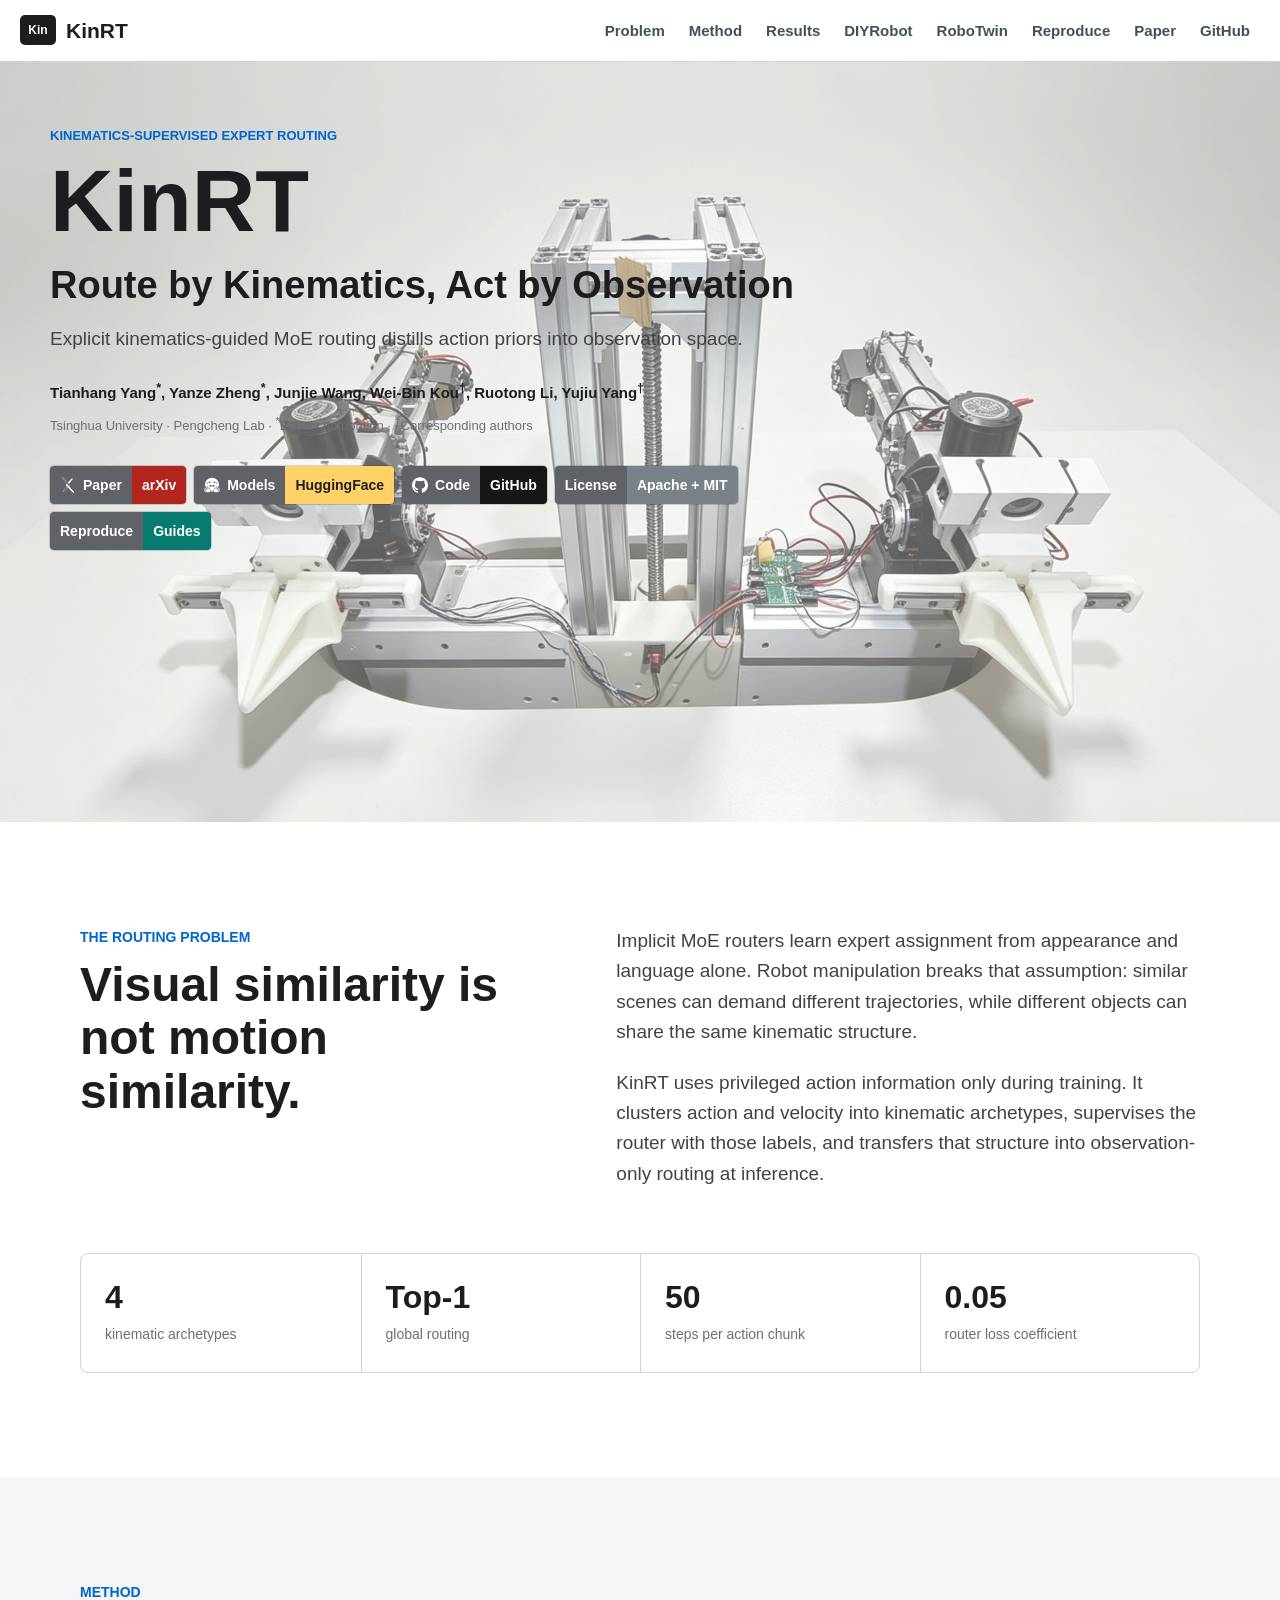
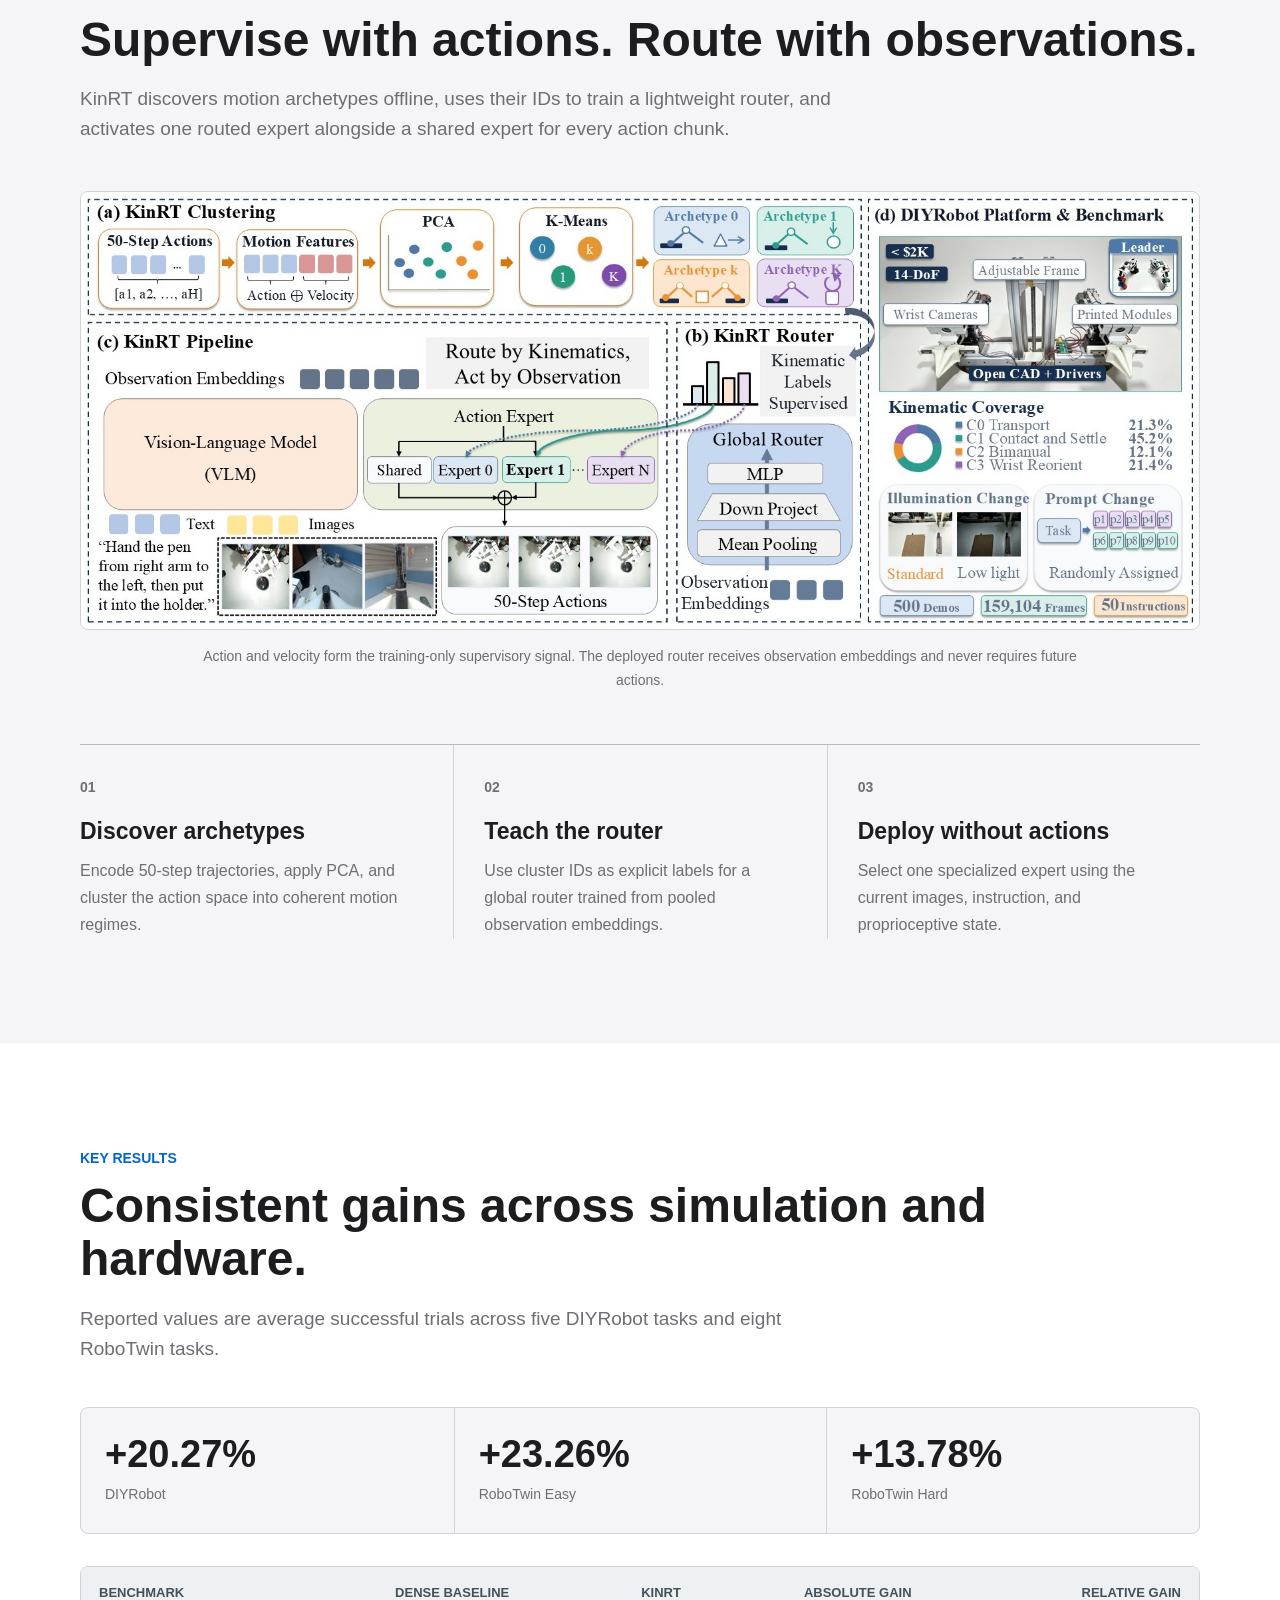
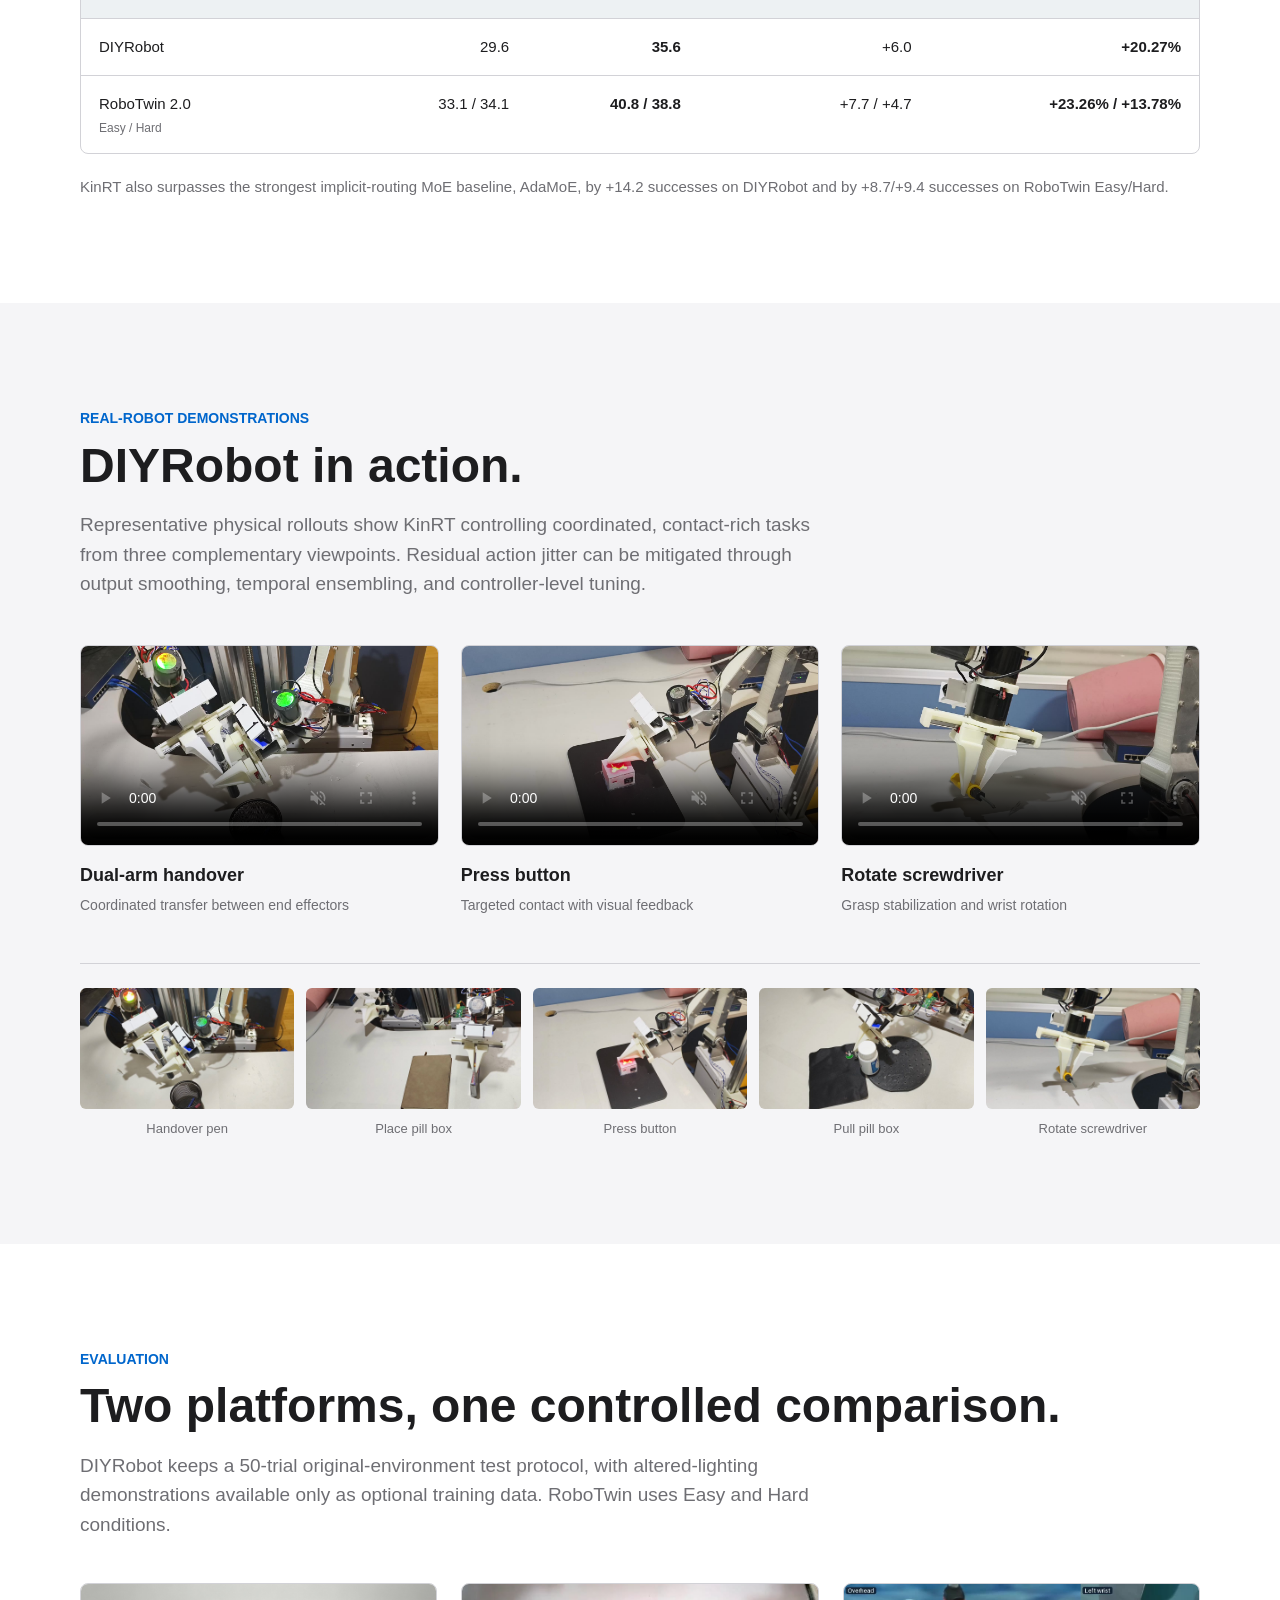
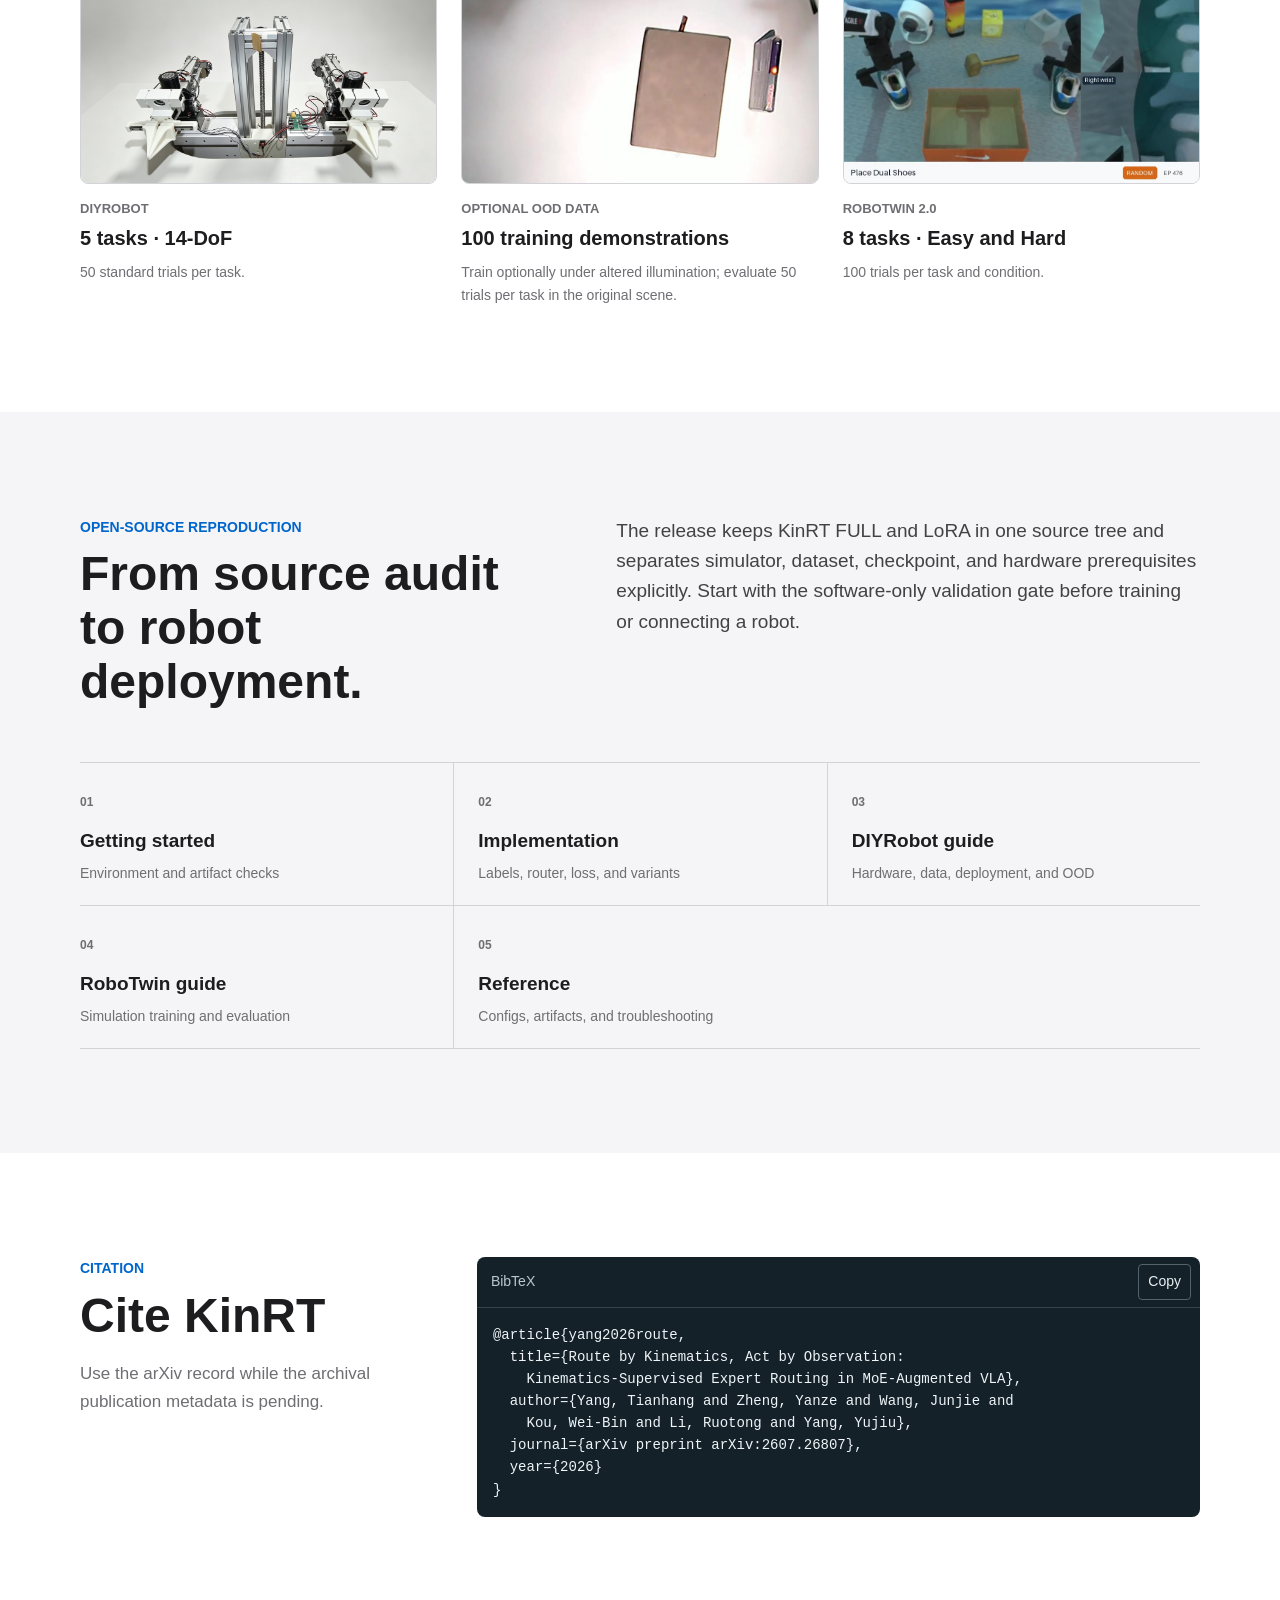
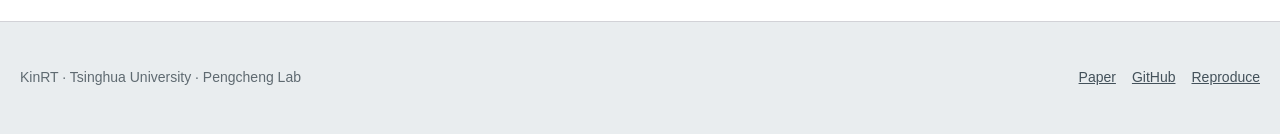
<file: docs/index.html>
<!doctype html>
<html lang="en">
  <head>
    <meta charset="utf-8" />
    <meta name="viewport" content="width=device-width, initial-scale=1" />
    <meta name="description" content="KinRT uses action-derived kinematic archetypes to supervise observation-only expert routing for generalizable robot manipulation." />
    <meta name="theme-color" content="#ffffff" />
    <meta property="og:type" content="website" />
    <meta property="og:title" content="KinRT | Route by Kinematics, Act by Observation" />
    <meta property="og:description" content="Kinematics-supervised expert routing in MoE-augmented vision-language-action models." />
    <meta property="og:image" content="https://gleeacast.github.io/KinRT/assets/images/kinrt-method-overview.jpg" />
    <meta property="og:url" content="https://gleeacast.github.io/KinRT/" />
    <link rel="canonical" href="https://gleeacast.github.io/KinRT/" />
    <link rel="preload" as="image" href="assets/images/diyrobot-platform-hero.jpg" type="image/jpeg" fetchpriority="high" />
    <title>KinRT | Route by Kinematics, Act by Observation</title>
    <link rel="stylesheet" href="styles.css?v=20260819-9" />
    <script src="app.js?v=20260819-1" defer></script>
  </head>
  <body data-page="home">
    <a class="skip-link" href="#main">Skip to content</a>
    <header class="site-header">
      <div class="header-inner">
        <a class="brand" href="index.html" aria-label="KinRT project home"><span class="brand-mark">Kin</span>KinRT</a>
        <button class="nav-toggle" type="button" data-nav-toggle aria-expanded="false" aria-controls="primary-nav">Menu</button>
        <nav class="primary-nav" id="primary-nav" data-primary-nav aria-label="Primary navigation">
          <a href="#problem">Problem</a>
          <a href="#method">Method</a>
          <a href="#results">Results</a>
          <a href="diyrobot.html" data-page-link="diyrobot">DIYRobot</a>
          <a href="robotwin.html" data-page-link="robotwin">RoboTwin</a>
          <a href="getting-started.html" data-page-link="start">Reproduce</a>
          <a href="https://arxiv.org/abs/2607.26807">Paper</a>
          <a href="https://github.com/gleeacast/KinRT">GitHub</a>
        </nav>
      </div>
    </header>

    <main id="main">
      <section class="project-hero" aria-labelledby="page-title">
        <img class="project-hero-image" src="assets/images/diyrobot-platform-hero.jpg" alt="The open-source 14-DoF DIYRobot platform" fetchpriority="high" />
        <div class="project-hero-inner">
          <p class="project-eyebrow">Kinematics-supervised expert routing</p>
          <h1 id="page-title">KinRT</h1>
          <p class="project-title">Route by Kinematics, Act by Observation</p>
          <p class="project-summary">Explicit kinematics-guided MoE routing distills action priors into observation space.</p>
          <p class="project-authors">Tianhang Yang<sup>*</sup>, Yanze Zheng<sup>*</sup>, Junjie Wang, Wei-Bin Kou<sup>&dagger;</sup>, Ruotong Li, Yujiu Yang<sup>&dagger;</sup></p>
          <p class="project-affiliation">Tsinghua University &middot; Pengcheng Lab &middot; <sup>*</sup>Equal contribution &middot; <sup>&dagger;</sup>Corresponding authors</p>
          <div class="project-actions" aria-label="Project links">
            <a class="resource-button paper" href="https://arxiv.org/abs/2607.26807" aria-label="Read the KinRT paper on arXiv"><span class="resource-label"><img src="assets/icons/arxiv.svg" alt="" />Paper</span><span class="resource-value">arXiv</span></a>
            <a class="resource-button models" href="https://github.com/gleeacast/KinRT#released-models" aria-label="View the KinRT model release status"><span class="resource-label"><img src="assets/icons/huggingface.svg" alt="" />Models</span><span class="resource-value">HuggingFace</span></a>
            <a class="resource-button code" href="https://github.com/gleeacast/KinRT" aria-label="Open the KinRT source code on GitHub"><span class="resource-label"><img src="assets/icons/github.svg" alt="" />Code</span><span class="resource-value">GitHub</span></a>
            <a class="resource-button license" href="https://github.com/gleeacast/KinRT/tree/main/LICENSES" aria-label="Read the KinRT software licenses"><span class="resource-label">License</span><span class="resource-value">Apache + MIT</span></a>
            <a class="resource-button reproduce" href="getting-started.html" aria-label="Open the KinRT reproduction guides"><span class="resource-label">Reproduce</span><span class="resource-value">Guides</span></a>
          </div>
        </div>
      </section>

      <section class="project-band project-problem" id="problem" aria-labelledby="problem-title">
        <div class="project-inner split-intro">
          <div>
            <p class="kicker">The routing problem</p>
            <h2 id="problem-title">Visual similarity is not motion similarity.</h2>
          </div>
          <div class="problem-copy">
            <p>Implicit MoE routers learn expert assignment from appearance and language alone. Robot manipulation breaks that assumption: similar scenes can demand different trajectories, while different objects can share the same kinematic structure.</p>
            <p>KinRT uses privileged action information only during training. It clusters action and velocity into kinematic archetypes, supervises the router with those labels, and transfers that structure into observation-only routing at inference.</p>
          </div>
        </div>
        <div class="project-inner method-rail" aria-label="Reported KinRT configuration">
          <div><strong>4</strong><span>kinematic archetypes</span></div>
          <div><strong>Top-1</strong><span>global routing</span></div>
          <div><strong>50</strong><span>steps per action chunk</span></div>
          <div><strong>0.05</strong><span>router loss coefficient</span></div>
        </div>
      </section>

      <section class="project-band project-method" id="method" aria-labelledby="method-title">
        <div class="project-inner section-heading">
          <p class="kicker">Method</p>
          <h2 id="method-title">Supervise with actions. Route with observations.</h2>
          <p>KinRT discovers motion archetypes offline, uses their IDs to train a lightweight router, and activates one routed expert alongside a shared expert for every action chunk.</p>
        </div>
        <figure class="project-method-figure">
          <img src="assets/images/kinrt-method-overview.jpg" alt="KinRT clustering, global router, action-expert pipeline, and DIYRobot platform" loading="lazy" />
          <figcaption>Action and velocity form the training-only supervisory signal. The deployed router receives observation embeddings and never requires future actions.</figcaption>
        </figure>
        <div class="project-inner method-steps">
          <article><span>01</span><h3>Discover archetypes</h3><p>Encode 50-step trajectories, apply PCA, and cluster the action space into coherent motion regimes.</p></article>
          <article><span>02</span><h3>Teach the router</h3><p>Use cluster IDs as explicit labels for a global router trained from pooled observation embeddings.</p></article>
          <article><span>03</span><h3>Deploy without actions</h3><p>Select one specialized expert using the current images, instruction, and proprioceptive state.</p></article>
        </div>
      </section>

      <section class="project-band project-results" id="results" aria-labelledby="results-title">
        <div class="project-inner section-heading">
          <p class="kicker">Key results</p>
          <h2 id="results-title">Consistent gains across simulation and hardware.</h2>
          <p>Reported values are average successful trials across five DIYRobot tasks and eight RoboTwin tasks.</p>
        </div>
        <div class="project-inner result-rail" aria-label="KinRT relative improvements">
          <div><strong>+20.27%</strong><span>DIYRobot</span></div>
          <div><strong>+23.26%</strong><span>RoboTwin Easy</span></div>
          <div><strong>+13.78%</strong><span>RoboTwin Hard</span></div>
        </div>
        <div class="project-inner table-wrap result-table">
          <table>
            <thead><tr><th>Benchmark</th><th>Dense baseline</th><th>KinRT</th><th>Absolute gain</th><th>Relative gain</th></tr></thead>
            <tbody>
              <tr><td>DIYRobot</td><td>29.6</td><td><strong>35.6</strong></td><td>+6.0</td><td><strong>+20.27%</strong></td></tr>
              <tr><td>RoboTwin 2.0 <small>Easy / Hard</small></td><td>33.1 / 34.1</td><td><strong>40.8 / 38.8</strong></td><td>+7.7 / +4.7</td><td><strong>+23.26% / +13.78%</strong></td></tr>
            </tbody>
          </table>
        </div>
        <p class="project-inner result-note">KinRT also surpasses the strongest implicit-routing MoE baseline, AdaMoE, by +14.2 successes on DIYRobot and by +8.7/+9.4 successes on RoboTwin Easy/Hard.</p>
      </section>

      <section class="project-band project-demos" id="demos" aria-labelledby="demos-title">
        <div class="project-inner section-heading">
          <p class="kicker">Real-robot demonstrations</p>
          <h2 id="demos-title">DIYRobot in action.</h2>
          <p>Representative physical rollouts show KinRT controlling coordinated, contact-rich tasks from three complementary viewpoints. Residual action jitter can be mitigated through output smoothing, temporal ensembling, and controller-level tuning.</p>
        </div>
        <div class="project-inner demo-video-grid">
          <figure class="demo-video">
            <video controls muted loop playsinline preload="metadata" poster="assets/images/diyrobot/handover-poster.jpg">
              <source src="assets/videos/diyrobot-handover.mp4" type="video/mp4" />
            </video>
            <figcaption><strong>Dual-arm handover</strong><span>Coordinated transfer between end effectors</span></figcaption>
          </figure>
          <figure class="demo-video">
            <video controls muted loop playsinline preload="metadata" poster="assets/images/diyrobot/press-button-poster.jpg">
              <source src="assets/videos/diyrobot-press-button.mp4" type="video/mp4" />
            </video>
            <figcaption><strong>Press button</strong><span>Targeted contact with visual feedback</span></figcaption>
          </figure>
          <figure class="demo-video">
            <video controls muted loop playsinline preload="metadata" poster="assets/images/diyrobot/rotate-screwdriver-poster.jpg">
              <source src="assets/videos/diyrobot-rotate-screwdriver.mp4" type="video/mp4" />
            </video>
            <figcaption><strong>Rotate screwdriver</strong><span>Grasp stabilization and wrist rotation</span></figcaption>
          </figure>
        </div>
        <div class="project-inner real-task-gallery" aria-label="DIYRobot task keyframes">
          <figure><img src="assets/images/diyrobot/handover.jpg" alt="DIYRobot handing over a pen between two grippers" loading="lazy" /><figcaption>Handover pen</figcaption></figure>
          <figure><img src="assets/images/diyrobot/place-pill-box.jpg" alt="DIYRobot manipulating a pill box" loading="lazy" /><figcaption>Place pill box</figcaption></figure>
          <figure><img src="assets/images/diyrobot/press-button.jpg" alt="DIYRobot pressing an illuminated button" loading="lazy" /><figcaption>Press button</figcaption></figure>
          <figure><img src="assets/images/diyrobot/pull-pill-box.jpg" alt="DIYRobot pulling a pill bottle across the work surface" loading="lazy" /><figcaption>Pull pill box</figcaption></figure>
          <figure><img src="assets/images/diyrobot/rotate-screwdriver.jpg" alt="DIYRobot rotating a screwdriver" loading="lazy" /><figcaption>Rotate screwdriver</figcaption></figure>
        </div>
      </section>

      <section class="project-band project-benchmarks" aria-labelledby="benchmarks-title">
        <div class="project-inner section-heading">
          <p class="kicker">Evaluation</p>
          <h2 id="benchmarks-title">Two platforms, one controlled comparison.</h2>
          <p>DIYRobot keeps a 50-trial original-environment test protocol, with altered-lighting demonstrations available only as optional training data. RoboTwin uses Easy and Hard conditions.</p>
        </div>
        <div class="project-inner benchmark-gallery">
          <a href="diyrobot.html" class="benchmark-panel">
            <img src="assets/images/diyrobot-platform-hero.jpg" alt="The DIYRobot dual-arm platform" loading="lazy" />
            <span>DIYRobot</span><strong>5 tasks &middot; 14-DoF</strong><p>50 standard trials per task.</p>
          </a>
          <a href="diyrobot.html#report" class="benchmark-panel">
            <img src="assets/images/posters/diyrobot-06_ood_place_pill_box_old_scene.jpg" alt="DIYRobot task under altered illumination" loading="lazy" />
            <span>Optional OOD data</span><strong>100 training demonstrations</strong><p>Train optionally under altered illumination; evaluate 50 trials per task in the original scene.</p>
          </a>
          <a href="robotwin.html" class="benchmark-panel">
            <img src="assets/images/posters/robotwin-05_place_dual_shoes_random.jpg" alt="RoboTwin randomized dual-shoe placement task" loading="lazy" />
            <span>RoboTwin 2.0</span><strong>8 tasks &middot; Easy and Hard</strong><p>100 trials per task and condition.</p>
          </a>
        </div>
      </section>

      <section class="project-band project-reproduce" id="reproduce" aria-labelledby="reproduce-title">
        <div class="project-inner split-intro">
          <div>
            <p class="kicker">Open-source reproduction</p>
            <h2 id="reproduce-title">From source audit to robot deployment.</h2>
          </div>
          <div class="problem-copy">
            <p>The release keeps KinRT FULL and LoRA in one source tree and separates simulator, dataset, checkpoint, and hardware prerequisites explicitly. Start with the software-only validation gate before training or connecting a robot.</p>
          </div>
        </div>
        <nav class="project-inner reproduce-links" aria-label="KinRT reproduction guides">
          <a href="getting-started.html"><span>01</span><strong>Getting started</strong><small>Environment and artifact checks</small></a>
          <a href="method.html"><span>02</span><strong>Implementation</strong><small>Labels, router, loss, and variants</small></a>
          <a href="diyrobot.html"><span>03</span><strong>DIYRobot guide</strong><small>Hardware, data, deployment, and OOD</small></a>
          <a href="robotwin.html"><span>04</span><strong>RoboTwin guide</strong><small>Simulation training and evaluation</small></a>
          <a href="reference.html"><span>05</span><strong>Reference</strong><small>Configs, artifacts, and troubleshooting</small></a>
        </nav>
      </section>

      <section class="project-band project-citation" aria-labelledby="citation-title">
        <div class="project-inner citation-layout">
          <div>
            <p class="kicker">Citation</p>
            <h2 id="citation-title">Cite KinRT</h2>
            <p>Use the arXiv record while the archival publication metadata is pending.</p>
          </div>
          <div class="code-block">
            <div class="code-toolbar"><span>BibTeX</span><button class="copy-button" type="button" data-copy>Copy</button></div>
            <pre><code>@article{yang2026route,
  title={Route by Kinematics, Act by Observation:
    Kinematics-Supervised Expert Routing in MoE-Augmented VLA},
  author={Yang, Tianhang and Zheng, Yanze and Wang, Junjie and
    Kou, Wei-Bin and Li, Ruotong and Yang, Yujiu},
  journal={arXiv preprint arXiv:2607.26807},
  year={2026}
}</code></pre>
          </div>
        </div>
      </section>
    </main>

    <footer class="site-footer">
      <div class="footer-inner"><span>KinRT &middot; Tsinghua University &middot; Pengcheng Lab</span><nav class="footer-links" aria-label="Footer"><a href="https://arxiv.org/abs/2607.26807">Paper</a><a href="https://github.com/gleeacast/KinRT">GitHub</a><a href="getting-started.html">Reproduce</a></nav></div>
    </footer>
  </body>
</html>
</file>
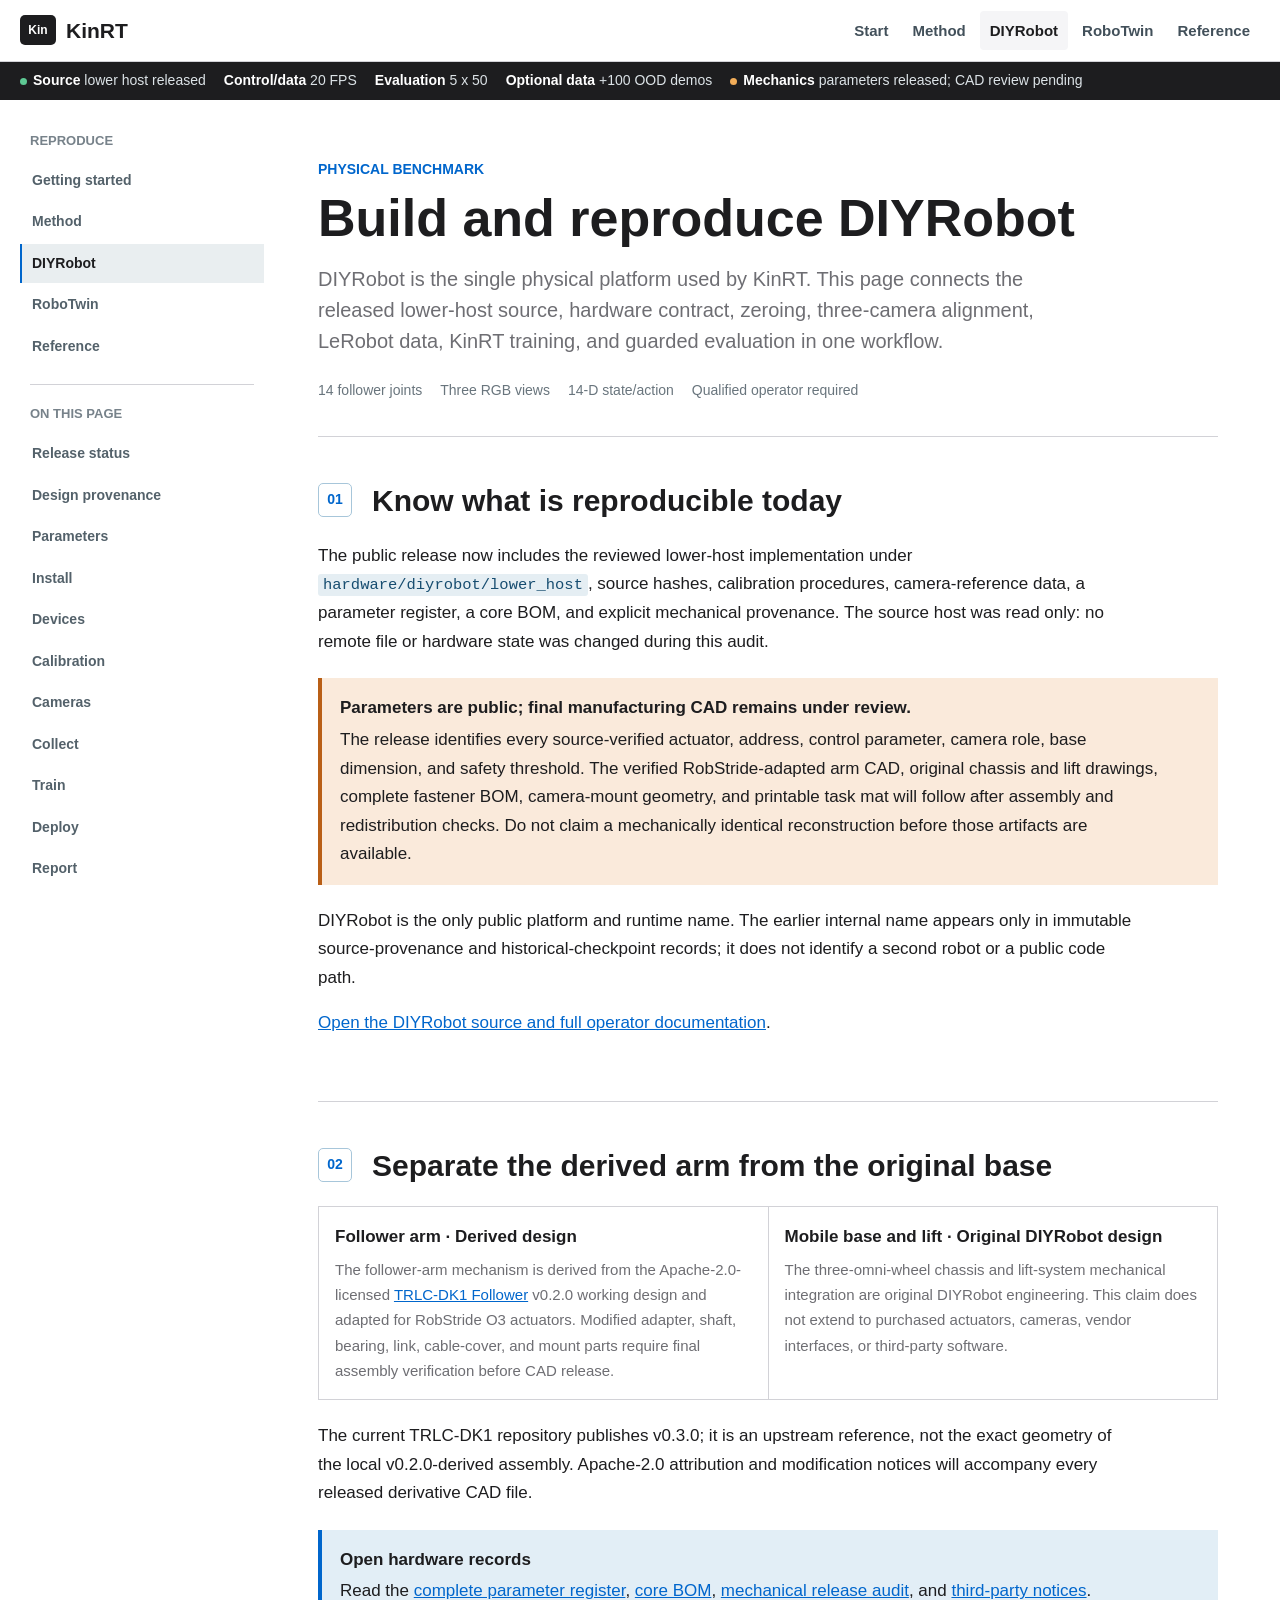
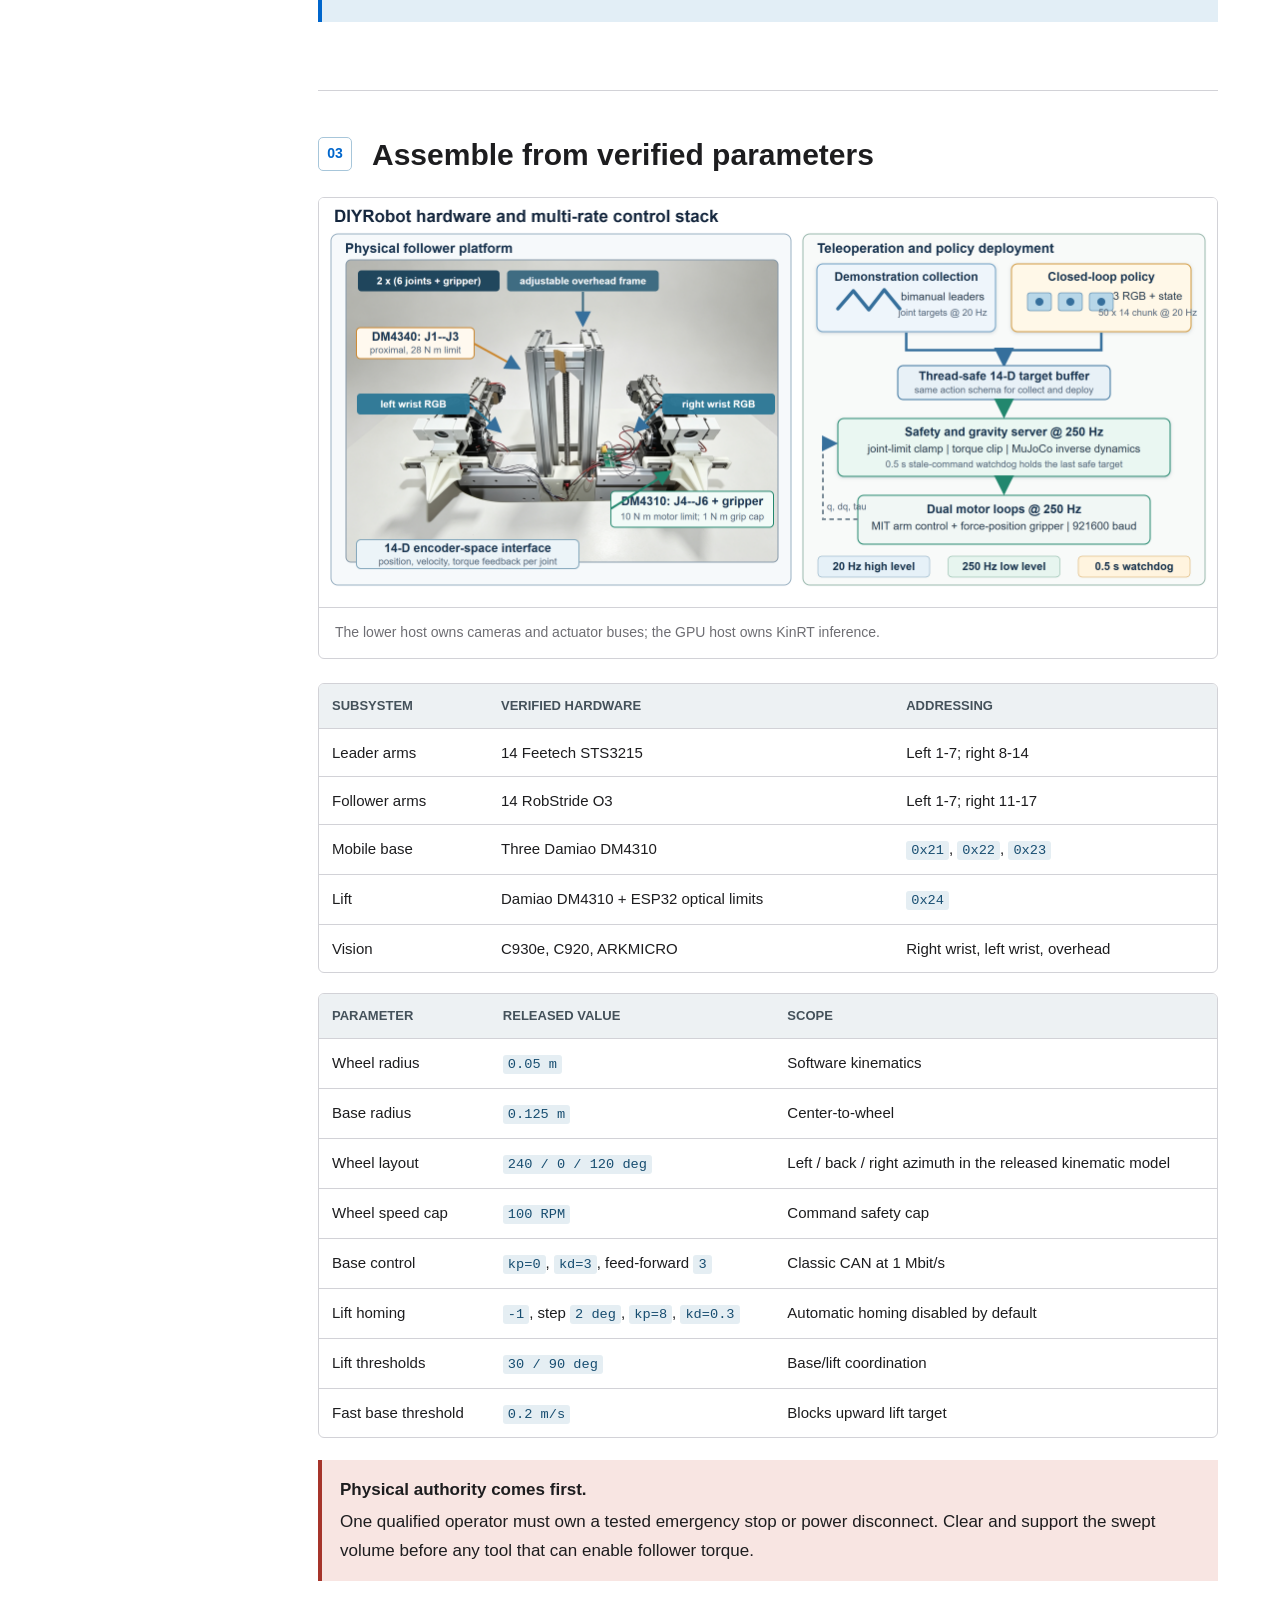
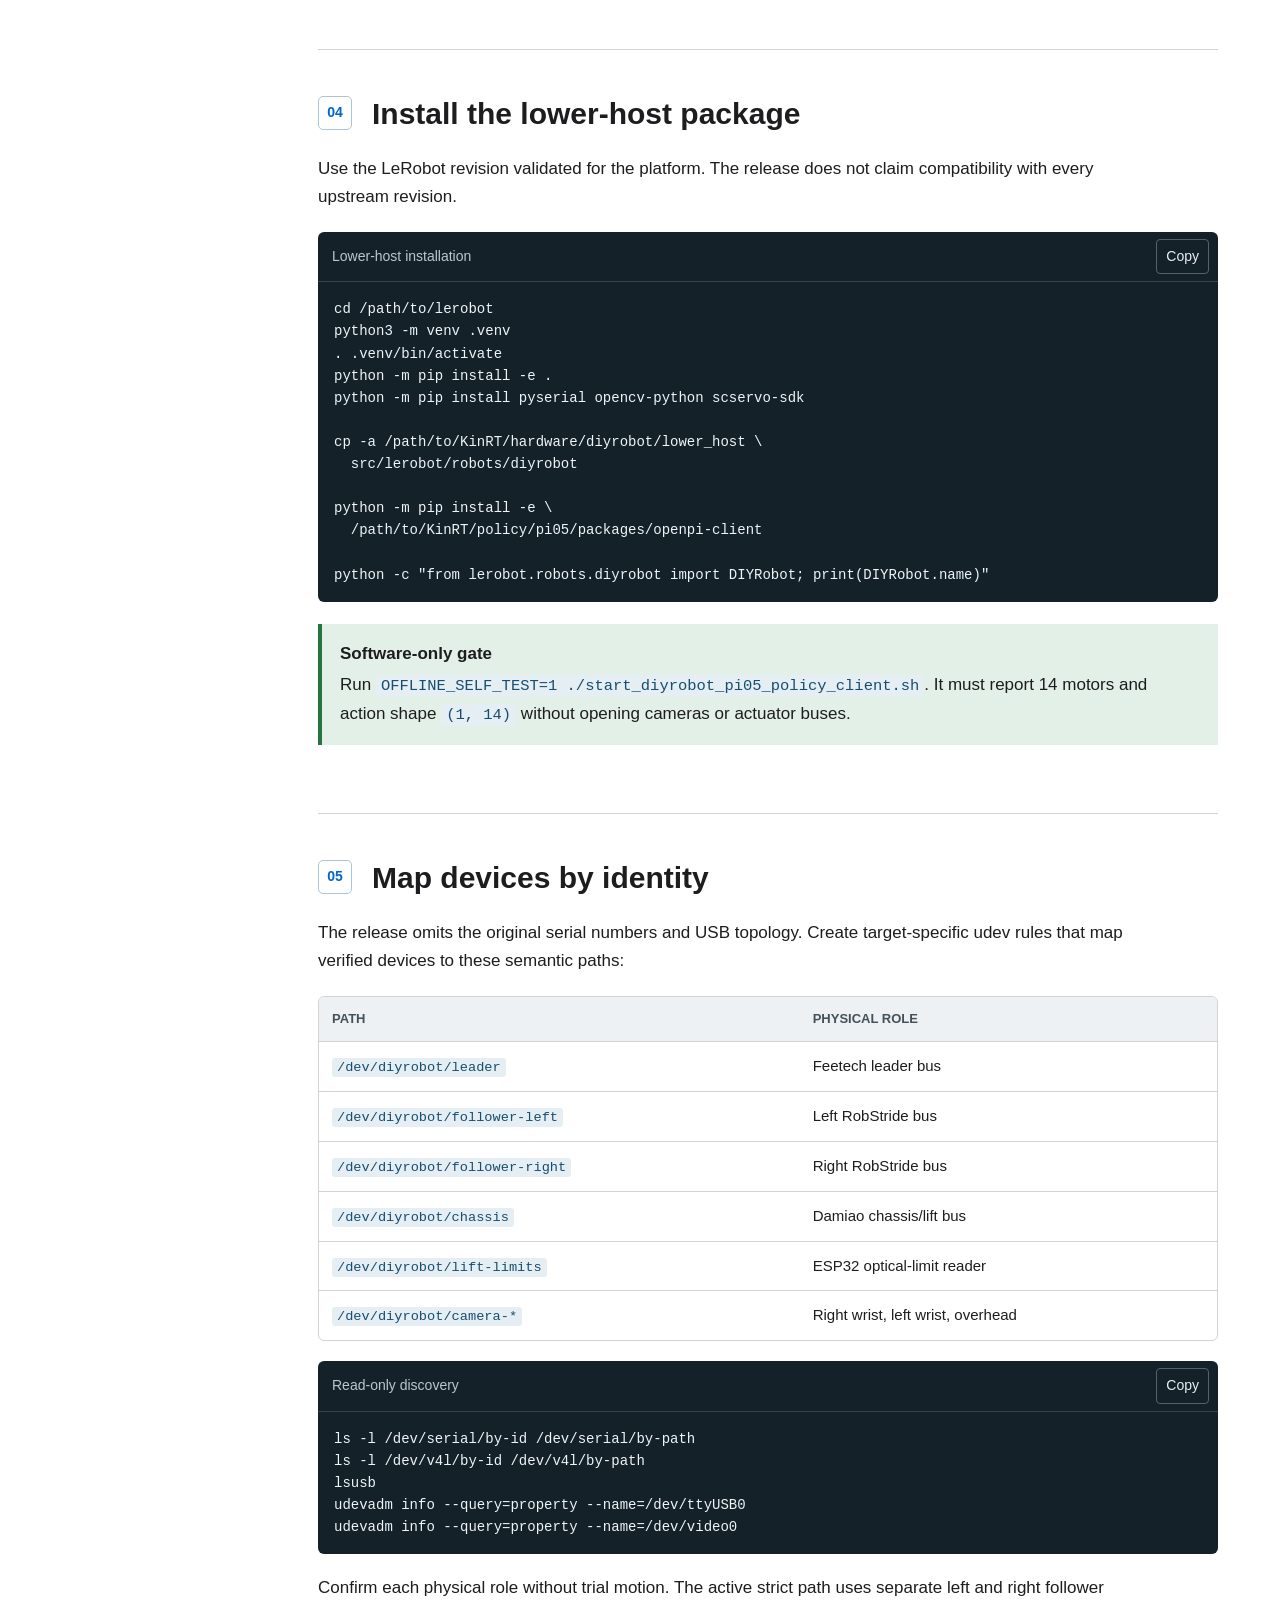
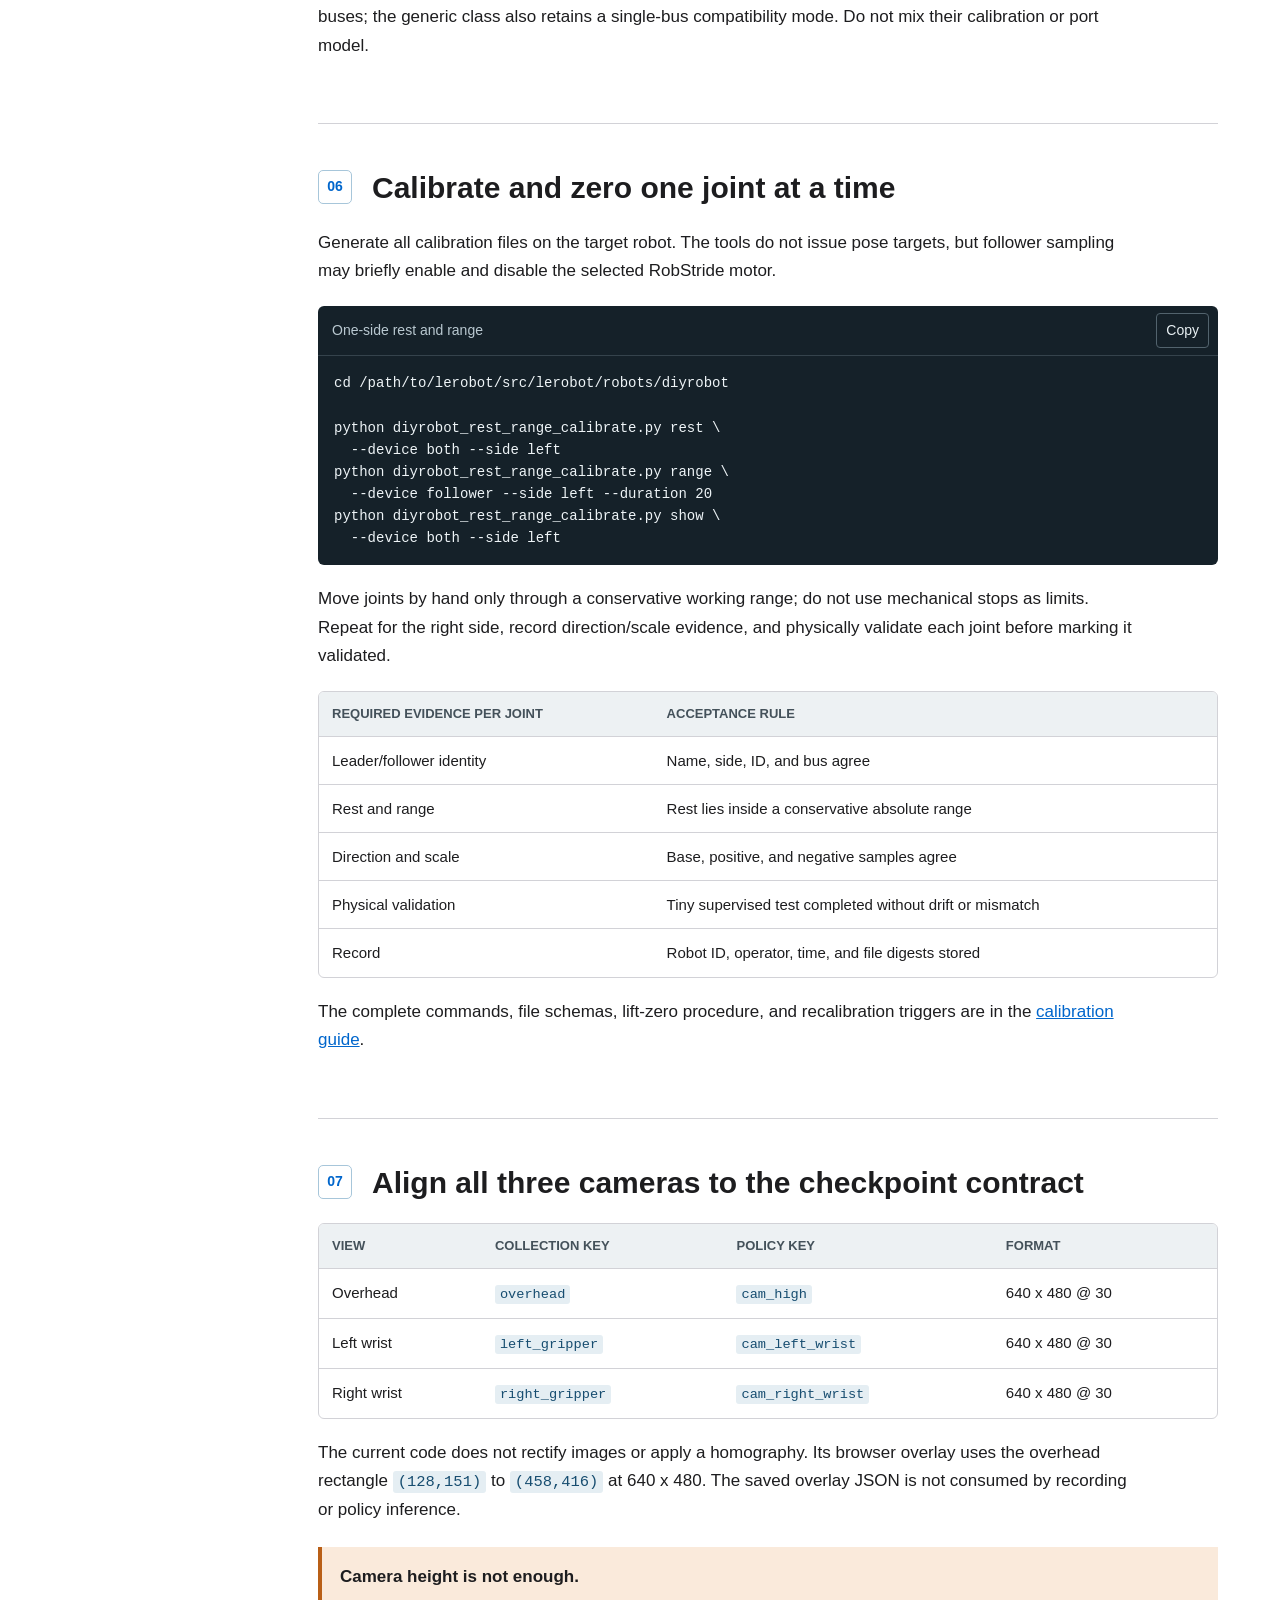
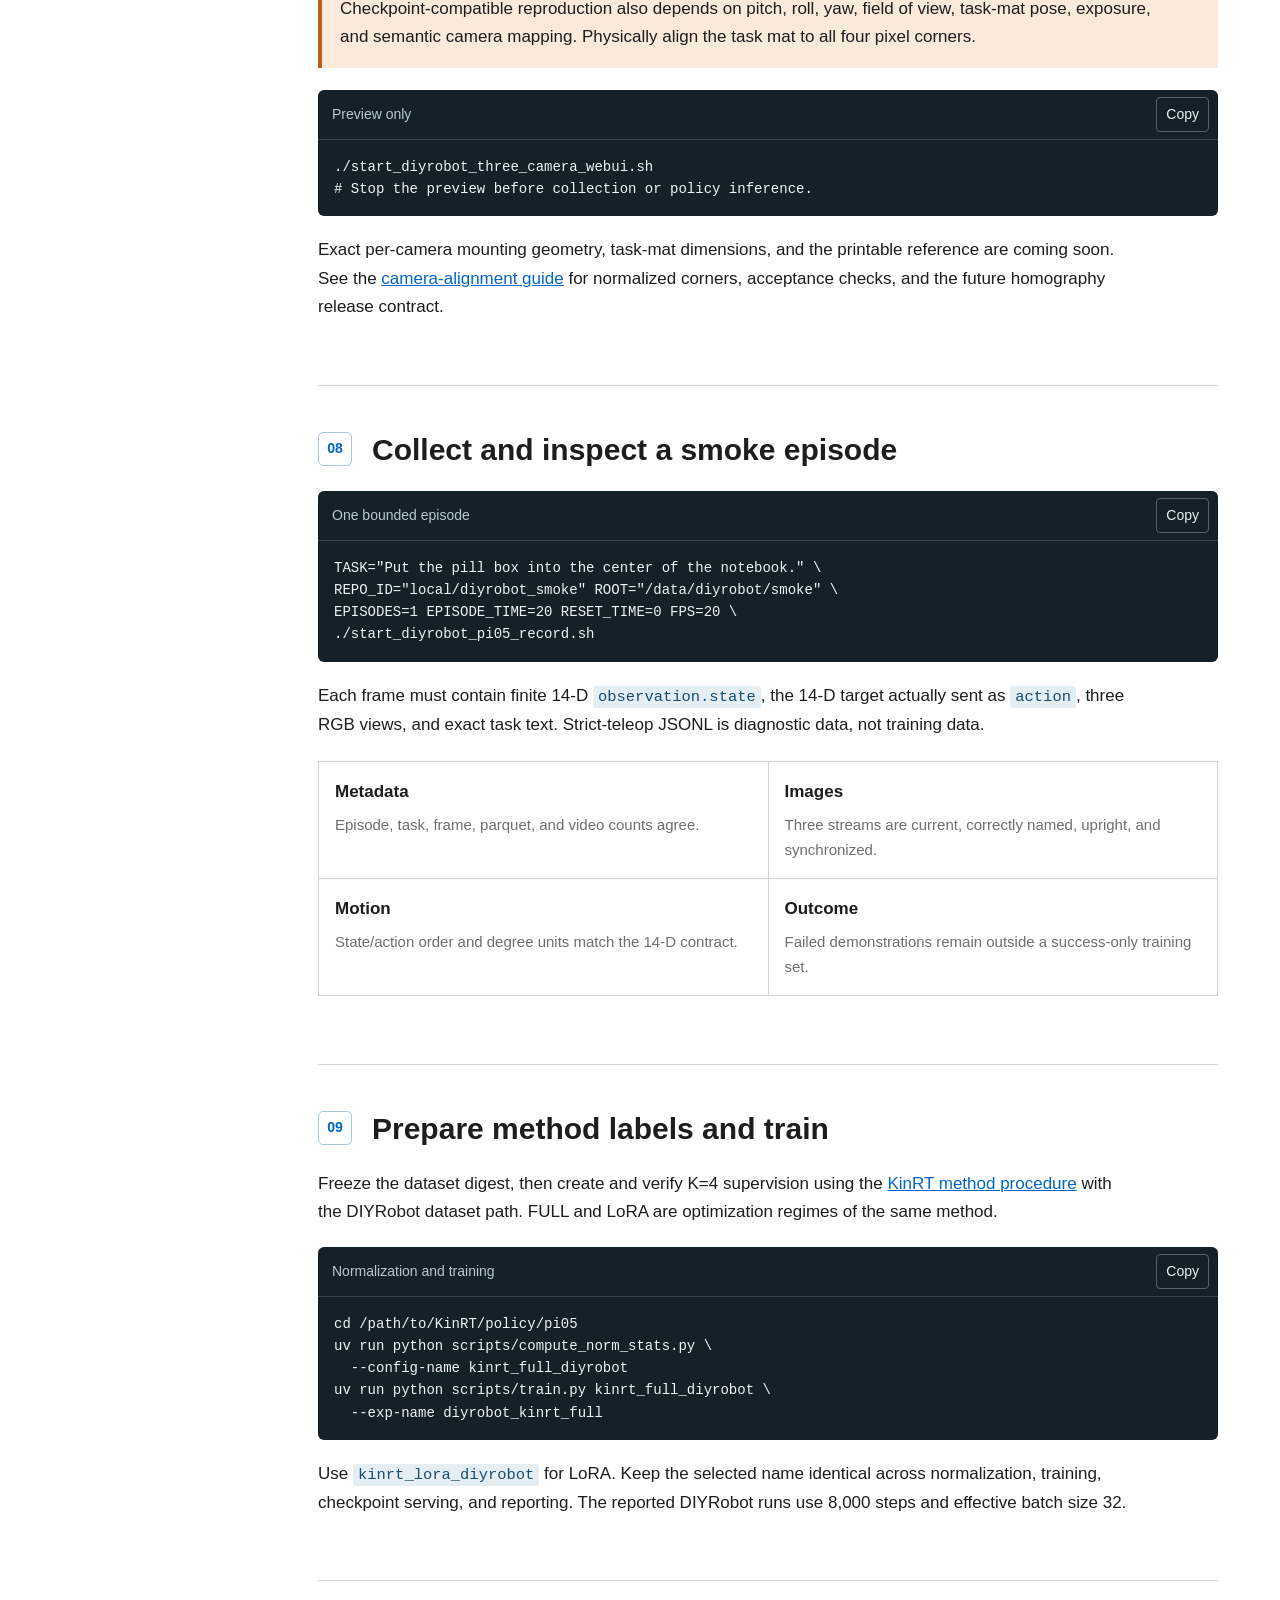
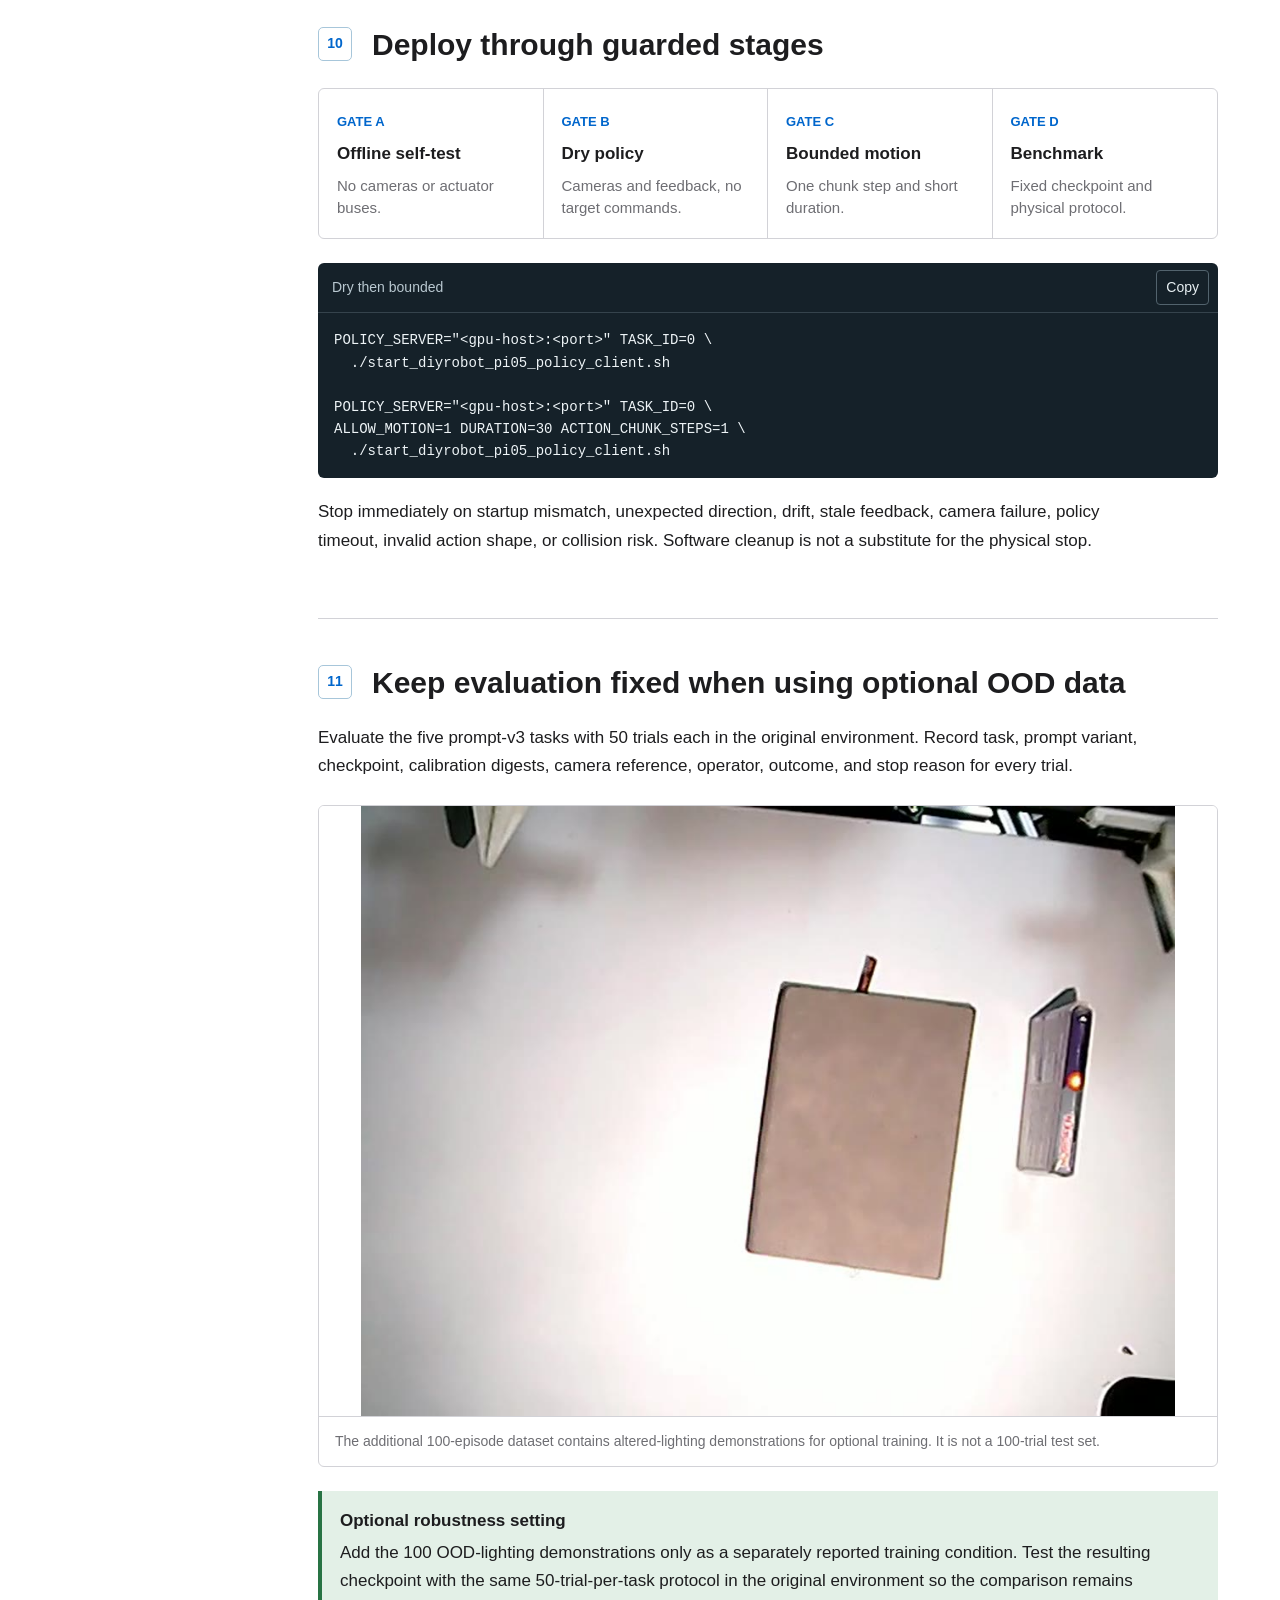
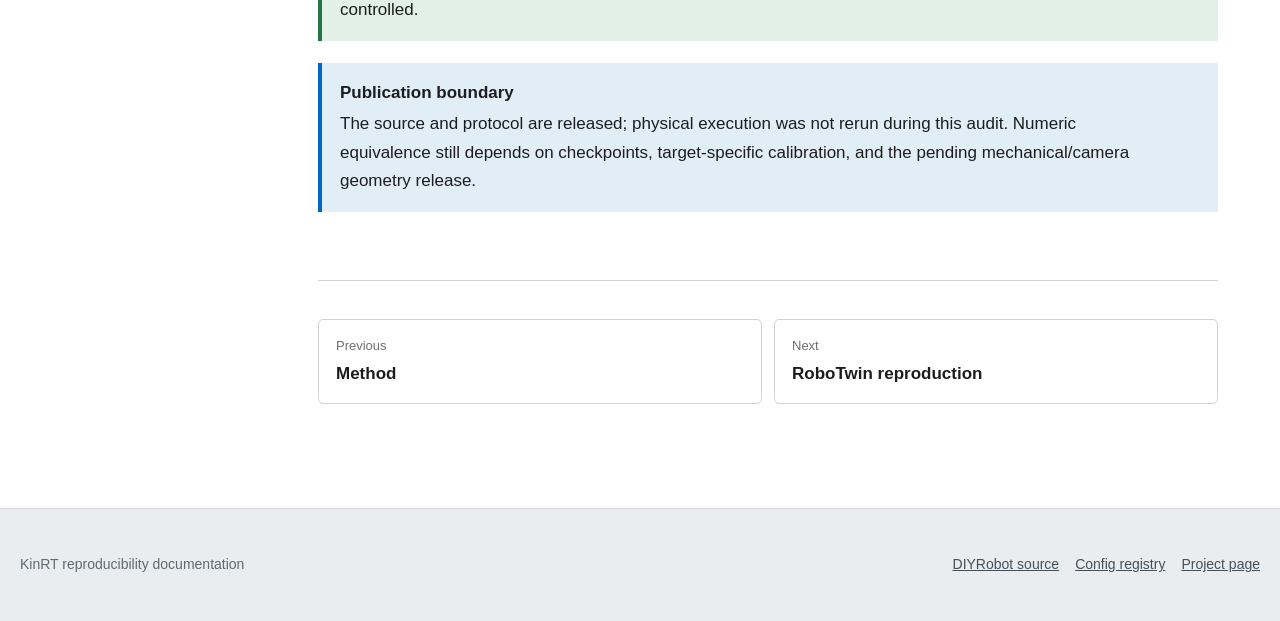
<file: docs/diyrobot.html>
<!doctype html>
<html lang="en">
  <head>
    <meta charset="utf-8" />
    <meta name="viewport" content="width=device-width, initial-scale=1" />
    <meta name="description" content="DIYRobot hardware, calibration, camera alignment, data collection, KinRT training, and evaluation." />
    <title>DIYRobot Reproduction | KinRT</title>
    <link rel="stylesheet" href="styles.css?v=20260819-9" />
    <script src="app.js?v=20260819-1" defer></script>
  </head>
  <body data-page="diyrobot">
    <a class="skip-link" href="#main">Skip to content</a>
    <header class="site-header"><div class="header-inner"><a class="brand" href="index.html"><span class="brand-mark">Kin</span>KinRT</a><button class="nav-toggle" type="button" data-nav-toggle aria-expanded="false" aria-controls="primary-nav">Menu</button><nav class="primary-nav" id="primary-nav" data-primary-nav aria-label="Primary navigation"><a href="getting-started.html" data-page-link="start">Start</a><a href="method.html" data-page-link="method">Method</a><a href="diyrobot.html" data-page-link="diyrobot">DIYRobot</a><a href="robotwin.html" data-page-link="robotwin">RoboTwin</a><a href="reference.html" data-page-link="reference">Reference</a></nav></div></header>
    <div class="release-strip"><div class="release-strip-inner"><span><span class="status-dot"></span><strong>Source</strong> lower host released</span><span><strong>Control/data</strong> 20 FPS</span><span><strong>Evaluation</strong> 5 x 50</span><span><strong>Optional data</strong> +100 OOD demos</span><span><span class="status-dot external"></span><strong>Mechanics</strong> parameters released; CAD review pending</span></div></div>

    <div class="page docs-shell">
      <aside class="sidebar" aria-label="Documentation navigation">
        <p class="sidebar-label">Reproduce</p><nav><a href="getting-started.html" data-page-link="start">Getting started</a><a href="method.html" data-page-link="method">Method</a><a href="diyrobot.html" data-page-link="diyrobot">DIYRobot</a><a href="robotwin.html" data-page-link="robotwin">RoboTwin</a><a href="reference.html" data-page-link="reference">Reference</a></nav>
        <div class="sidebar-divider"></div><p class="sidebar-label">On this page</p><nav><a href="#status">Release status</a><a href="#mechanics">Design provenance</a><a href="#hardware">Parameters</a><a href="#install">Install</a><a href="#devices">Devices</a><a href="#calibration">Calibration</a><a href="#cameras">Cameras</a><a href="#collect">Collect</a><a href="#train">Train</a><a href="#deploy">Deploy</a><a href="#report">Report</a></nav>
      </aside>

      <main class="doc-main" id="main">
        <header class="doc-header">
          <p class="kicker">Physical benchmark</p><h1>Build and reproduce DIYRobot</h1>
          <p class="doc-lead">DIYRobot is the single physical platform used by KinRT. This page connects the released lower-host source, hardware contract, zeroing, three-camera alignment, LeRobot data, KinRT training, and guarded evaluation in one workflow.</p>
          <div class="doc-meta"><span>14 follower joints</span><span>Three RGB views</span><span>14-D state/action</span><span>Qualified operator required</span></div>
        </header>

        <section class="section" id="status">
          <div class="section-head"><span class="section-index">01</span><div><h2>Know what is reproducible today</h2></div></div>
          <p>The public release now includes the reviewed lower-host implementation under <code>hardware/diyrobot/lower_host</code>, source hashes, calibration procedures, camera-reference data, a parameter register, a core BOM, and explicit mechanical provenance. The source host was read only: no remote file or hardware state was changed during this audit.</p>
          <div class="callout warning"><strong>Parameters are public; final manufacturing CAD remains under review.</strong><p>The release identifies every source-verified actuator, address, control parameter, camera role, base dimension, and safety threshold. The verified RobStride-adapted arm CAD, original chassis and lift drawings, complete fastener BOM, camera-mount geometry, and printable task mat will follow after assembly and redistribution checks. Do not claim a mechanically identical reconstruction before those artifacts are available.</p></div>
          <p>DIYRobot is the only public platform and runtime name. The earlier internal name appears only in immutable source-provenance and historical-checkpoint records; it does not identify a second robot or a public code path.</p>
          <p><a href="https://github.com/gleeacast/KinRT/tree/main/hardware/diyrobot">Open the DIYRobot source and full operator documentation</a>.</p>
        </section>

        <section class="section" id="mechanics">
          <div class="section-head"><span class="section-index">02</span><div><h2>Separate the derived arm from the original base</h2></div></div>
          <div class="checklist">
            <div class="check-item"><strong>Follower arm · Derived design</strong><p>The follower-arm mechanism is derived from the Apache-2.0-licensed <a href="https://github.com/robot-learning-co/trlc-dk1">TRLC-DK1 Follower</a> v0.2.0 working design and adapted for RobStride O3 actuators. Modified adapter, shaft, bearing, link, cable-cover, and mount parts require final assembly verification before CAD release.</p></div>
            <div class="check-item"><strong>Mobile base and lift · Original DIYRobot design</strong><p>The three-omni-wheel chassis and lift-system mechanical integration are original DIYRobot engineering. This claim does not extend to purchased actuators, cameras, vendor interfaces, or third-party software.</p></div>
          </div>
          <p>The current TRLC-DK1 repository publishes v0.3.0; it is an upstream reference, not the exact geometry of the local v0.2.0-derived assembly. Apache-2.0 attribution and modification notices will accompany every released derivative CAD file.</p>
          <div class="callout"><strong>Open hardware records</strong><p>Read the <a href="https://github.com/gleeacast/KinRT/blob/main/hardware/diyrobot/PARAMETERS.md">complete parameter register</a>, <a href="https://github.com/gleeacast/KinRT/blob/main/hardware/diyrobot/BOM.csv">core BOM</a>, <a href="https://github.com/gleeacast/KinRT/tree/main/hardware/diyrobot/mechanics">mechanical release audit</a>, and <a href="https://github.com/gleeacast/KinRT/blob/main/hardware/diyrobot/THIRD_PARTY_NOTICES.md">third-party notices</a>.</p></div>
        </section>

        <section class="section" id="hardware">
          <div class="section-head"><span class="section-index">03</span><div><h2>Assemble from verified parameters</h2></div></div>
          <figure class="figure"><img src="assets/images/hardware-stack.png" alt="DIYRobot hardware and control topology" /><figcaption>The lower host owns cameras and actuator buses; the GPU host owns KinRT inference.</figcaption></figure>
          <div class="table-wrap"><table><thead><tr><th>Subsystem</th><th>Verified hardware</th><th>Addressing</th></tr></thead><tbody>
            <tr><td>Leader arms</td><td>14 Feetech STS3215</td><td>Left 1-7; right 8-14</td></tr>
            <tr><td>Follower arms</td><td>14 RobStride O3</td><td>Left 1-7; right 11-17</td></tr>
            <tr><td>Mobile base</td><td>Three Damiao DM4310</td><td><code>0x21</code>, <code>0x22</code>, <code>0x23</code></td></tr>
            <tr><td>Lift</td><td>Damiao DM4310 + ESP32 optical limits</td><td><code>0x24</code></td></tr>
            <tr><td>Vision</td><td>C930e, C920, ARKMICRO</td><td>Right wrist, left wrist, overhead</td></tr>
          </tbody></table></div>
          <div class="table-wrap"><table><thead><tr><th>Parameter</th><th>Released value</th><th>Scope</th></tr></thead><tbody>
            <tr><td>Wheel radius</td><td><code>0.05 m</code></td><td>Software kinematics</td></tr>
            <tr><td>Base radius</td><td><code>0.125 m</code></td><td>Center-to-wheel</td></tr>
            <tr><td>Wheel layout</td><td><code>240 / 0 / 120 deg</code></td><td>Left / back / right azimuth in the released kinematic model</td></tr>
            <tr><td>Wheel speed cap</td><td><code>100 RPM</code></td><td>Command safety cap</td></tr>
            <tr><td>Base control</td><td><code>kp=0</code>, <code>kd=3</code>, feed-forward <code>3</code></td><td>Classic CAN at 1 Mbit/s</td></tr>
            <tr><td>Lift homing</td><td><code>-1</code>, step <code>2 deg</code>, <code>kp=8</code>, <code>kd=0.3</code></td><td>Automatic homing disabled by default</td></tr>
            <tr><td>Lift thresholds</td><td><code>30 / 90 deg</code></td><td>Base/lift coordination</td></tr>
            <tr><td>Fast base threshold</td><td><code>0.2 m/s</code></td><td>Blocks upward lift target</td></tr>
          </tbody></table></div>
          <div class="callout danger"><strong>Physical authority comes first.</strong><p>One qualified operator must own a tested emergency stop or power disconnect. Clear and support the swept volume before any tool that can enable follower torque.</p></div>
        </section>

        <section class="section" id="install">
          <div class="section-head"><span class="section-index">04</span><div><h2>Install the lower-host package</h2></div></div>
          <p>Use the LeRobot revision validated for the platform. The release does not claim compatibility with every upstream revision.</p>
          <div class="code-block"><div class="code-toolbar"><span>Lower-host installation</span><button class="copy-button" type="button" data-copy>Copy</button></div><pre><code>cd /path/to/lerobot
python3 -m venv .venv
. .venv/bin/activate
python -m pip install -e .
python -m pip install pyserial opencv-python scservo-sdk

cp -a /path/to/KinRT/hardware/diyrobot/lower_host &#92;
  src/lerobot/robots/diyrobot

python -m pip install -e &#92;
  /path/to/KinRT/policy/pi05/packages/openpi-client

python -c "from lerobot.robots.diyrobot import DIYRobot; print(DIYRobot.name)"</code></pre></div>
          <div class="callout success"><strong>Software-only gate</strong><p>Run <code>OFFLINE_SELF_TEST=1 ./start_diyrobot_pi05_policy_client.sh</code>. It must report 14 motors and action shape <code>(1, 14)</code> without opening cameras or actuator buses.</p></div>
        </section>

        <section class="section" id="devices">
          <div class="section-head"><span class="section-index">05</span><div><h2>Map devices by identity</h2></div></div>
          <p>The release omits the original serial numbers and USB topology. Create target-specific udev rules that map verified devices to these semantic paths:</p>
          <div class="table-wrap"><table><thead><tr><th>Path</th><th>Physical role</th></tr></thead><tbody>
            <tr><td><code>/dev/diyrobot/leader</code></td><td>Feetech leader bus</td></tr>
            <tr><td><code>/dev/diyrobot/follower-left</code></td><td>Left RobStride bus</td></tr>
            <tr><td><code>/dev/diyrobot/follower-right</code></td><td>Right RobStride bus</td></tr>
            <tr><td><code>/dev/diyrobot/chassis</code></td><td>Damiao chassis/lift bus</td></tr>
            <tr><td><code>/dev/diyrobot/lift-limits</code></td><td>ESP32 optical-limit reader</td></tr>
            <tr><td><code>/dev/diyrobot/camera-*</code></td><td>Right wrist, left wrist, overhead</td></tr>
          </tbody></table></div>
          <div class="code-block"><div class="code-toolbar"><span>Read-only discovery</span><button class="copy-button" type="button" data-copy>Copy</button></div><pre><code>ls -l /dev/serial/by-id /dev/serial/by-path
ls -l /dev/v4l/by-id /dev/v4l/by-path
lsusb
udevadm info --query=property --name=/dev/ttyUSB0
udevadm info --query=property --name=/dev/video0</code></pre></div>
          <p>Confirm each physical role without trial motion. The active strict path uses separate left and right follower buses; the generic class also retains a single-bus compatibility mode. Do not mix their calibration or port model.</p>
        </section>

        <section class="section" id="calibration">
          <div class="section-head"><span class="section-index">06</span><div><h2>Calibrate and zero one joint at a time</h2></div></div>
          <p>Generate all calibration files on the target robot. The tools do not issue pose targets, but follower sampling may briefly enable and disable the selected RobStride motor.</p>
          <div class="code-block"><div class="code-toolbar"><span>One-side rest and range</span><button class="copy-button" type="button" data-copy>Copy</button></div><pre><code>cd /path/to/lerobot/src/lerobot/robots/diyrobot

python diyrobot_rest_range_calibrate.py rest &#92;
  --device both --side left
python diyrobot_rest_range_calibrate.py range &#92;
  --device follower --side left --duration 20
python diyrobot_rest_range_calibrate.py show &#92;
  --device both --side left</code></pre></div>
          <p>Move joints by hand only through a conservative working range; do not use mechanical stops as limits. Repeat for the right side, record direction/scale evidence, and physically validate each joint before marking it validated.</p>
          <div class="table-wrap"><table><thead><tr><th>Required evidence per joint</th><th>Acceptance rule</th></tr></thead><tbody>
            <tr><td>Leader/follower identity</td><td>Name, side, ID, and bus agree</td></tr>
            <tr><td>Rest and range</td><td>Rest lies inside a conservative absolute range</td></tr>
            <tr><td>Direction and scale</td><td>Base, positive, and negative samples agree</td></tr>
            <tr><td>Physical validation</td><td>Tiny supervised test completed without drift or mismatch</td></tr>
            <tr><td>Record</td><td>Robot ID, operator, time, and file digests stored</td></tr>
          </tbody></table></div>
          <p>The complete commands, file schemas, lift-zero procedure, and recalibration triggers are in the <a href="https://github.com/gleeacast/KinRT/blob/main/hardware/diyrobot/CALIBRATION.md">calibration guide</a>.</p>
        </section>

        <section class="section" id="cameras">
          <div class="section-head"><span class="section-index">07</span><div><h2>Align all three cameras to the checkpoint contract</h2></div></div>
          <div class="table-wrap"><table><thead><tr><th>View</th><th>Collection key</th><th>Policy key</th><th>Format</th></tr></thead><tbody>
            <tr><td>Overhead</td><td><code>overhead</code></td><td><code>cam_high</code></td><td>640 x 480 @ 30</td></tr>
            <tr><td>Left wrist</td><td><code>left_gripper</code></td><td><code>cam_left_wrist</code></td><td>640 x 480 @ 30</td></tr>
            <tr><td>Right wrist</td><td><code>right_gripper</code></td><td><code>cam_right_wrist</code></td><td>640 x 480 @ 30</td></tr>
          </tbody></table></div>
          <p>The current code does not rectify images or apply a homography. Its browser overlay uses the overhead rectangle <code>(128,151)</code> to <code>(458,416)</code> at 640 x 480. The saved overlay JSON is not consumed by recording or policy inference.</p>
          <div class="callout warning"><strong>Camera height is not enough.</strong><p>Checkpoint-compatible reproduction also depends on pitch, roll, yaw, field of view, task-mat pose, exposure, and semantic camera mapping. Physically align the task mat to all four pixel corners.</p></div>
          <div class="code-block"><div class="code-toolbar"><span>Preview only</span><button class="copy-button" type="button" data-copy>Copy</button></div><pre><code>./start_diyrobot_three_camera_webui.sh
# Stop the preview before collection or policy inference.</code></pre></div>
          <p>Exact per-camera mounting geometry, task-mat dimensions, and the printable reference are coming soon. See the <a href="https://github.com/gleeacast/KinRT/blob/main/hardware/diyrobot/CAMERA_ALIGNMENT.md">camera-alignment guide</a> for normalized corners, acceptance checks, and the future homography release contract.</p>
        </section>

        <section class="section" id="collect">
          <div class="section-head"><span class="section-index">08</span><div><h2>Collect and inspect a smoke episode</h2></div></div>
          <div class="code-block"><div class="code-toolbar"><span>One bounded episode</span><button class="copy-button" type="button" data-copy>Copy</button></div><pre><code>TASK="Put the pill box into the center of the notebook." &#92;
REPO_ID="local/diyrobot_smoke" ROOT="/data/diyrobot/smoke" &#92;
EPISODES=1 EPISODE_TIME=20 RESET_TIME=0 FPS=20 &#92;
./start_diyrobot_pi05_record.sh</code></pre></div>
          <p>Each frame must contain finite 14-D <code>observation.state</code>, the 14-D target actually sent as <code>action</code>, three RGB views, and exact task text. Strict-teleop JSONL is diagnostic data, not training data.</p>
          <div class="checklist">
            <div class="check-item"><strong>Metadata</strong><p>Episode, task, frame, parquet, and video counts agree.</p></div>
            <div class="check-item"><strong>Images</strong><p>Three streams are current, correctly named, upright, and synchronized.</p></div>
            <div class="check-item"><strong>Motion</strong><p>State/action order and degree units match the 14-D contract.</p></div>
            <div class="check-item"><strong>Outcome</strong><p>Failed demonstrations remain outside a success-only training set.</p></div>
          </div>
        </section>

        <section class="section" id="train">
          <div class="section-head"><span class="section-index">09</span><div><h2>Prepare method labels and train</h2></div></div>
          <p>Freeze the dataset digest, then create and verify K=4 supervision using the <a href="method.html#labels">KinRT method procedure</a> with the DIYRobot dataset path. FULL and LoRA are optimization regimes of the same method.</p>
          <div class="code-block"><div class="code-toolbar"><span>Normalization and training</span><button class="copy-button" type="button" data-copy>Copy</button></div><pre><code>cd /path/to/KinRT/policy/pi05
uv run python scripts/compute_norm_stats.py &#92;
  --config-name kinrt_full_diyrobot
uv run python scripts/train.py kinrt_full_diyrobot &#92;
  --exp-name diyrobot_kinrt_full</code></pre></div>
          <p>Use <code>kinrt_lora_diyrobot</code> for LoRA. Keep the selected name identical across normalization, training, checkpoint serving, and reporting. The reported DIYRobot runs use 8,000 steps and effective batch size 32.</p>
        </section>

        <section class="section" id="deploy">
          <div class="section-head"><span class="section-index">10</span><div><h2>Deploy through guarded stages</h2></div></div>
          <div class="flow">
            <div class="flow-step"><span>GATE A</span><strong>Offline self-test</strong><p>No cameras or actuator buses.</p></div>
            <div class="flow-step"><span>GATE B</span><strong>Dry policy</strong><p>Cameras and feedback, no target commands.</p></div>
            <div class="flow-step"><span>GATE C</span><strong>Bounded motion</strong><p>One chunk step and short duration.</p></div>
            <div class="flow-step"><span>GATE D</span><strong>Benchmark</strong><p>Fixed checkpoint and physical protocol.</p></div>
          </div>
          <div class="code-block"><div class="code-toolbar"><span>Dry then bounded</span><button class="copy-button" type="button" data-copy>Copy</button></div><pre><code>POLICY_SERVER="&lt;gpu-host&gt;:&lt;port&gt;" TASK_ID=0 &#92;
  ./start_diyrobot_pi05_policy_client.sh

POLICY_SERVER="&lt;gpu-host&gt;:&lt;port&gt;" TASK_ID=0 &#92;
ALLOW_MOTION=1 DURATION=30 ACTION_CHUNK_STEPS=1 &#92;
  ./start_diyrobot_pi05_policy_client.sh</code></pre></div>
          <p>Stop immediately on startup mismatch, unexpected direction, drift, stale feedback, camera failure, policy timeout, invalid action shape, or collision risk. Software cleanup is not a substitute for the physical stop.</p>
        </section>

        <section class="section" id="report">
          <div class="section-head"><span class="section-index">11</span><div><h2>Keep evaluation fixed when using optional OOD data</h2></div></div>
          <p>Evaluate the five prompt-v3 tasks with 50 trials each in the original environment. Record task, prompt variant, checkpoint, calibration digests, camera reference, operator, outcome, and stop reason for every trial.</p>
          <figure class="figure"><img src="assets/images/posters/diyrobot-06_ood_place_pill_box_old_scene.jpg" alt="DIYRobot training example under altered illumination" /><figcaption>The additional 100-episode dataset contains altered-lighting demonstrations for optional training. It is not a 100-trial test set.</figcaption></figure>
          <div class="callout success"><strong>Optional robustness setting</strong><p>Add the 100 OOD-lighting demonstrations only as a separately reported training condition. Test the resulting checkpoint with the same 50-trial-per-task protocol in the original environment so the comparison remains controlled.</p></div>
          <div class="callout"><strong>Publication boundary</strong><p>The source and protocol are released; physical execution was not rerun during this audit. Numeric equivalence still depends on checkpoints, target-specific calibration, and the pending mechanical/camera geometry release.</p></div>
        </section>

        <nav class="next-prev" aria-label="Adjacent pages"><a href="method.html"><span>Previous</span><strong>Method</strong></a><a href="robotwin.html"><span>Next</span><strong>RoboTwin reproduction</strong></a></nav>
      </main>
    </div>
    <footer class="site-footer"><div class="footer-inner"><span>KinRT reproducibility documentation</span><nav class="footer-links" aria-label="Footer"><a href="https://github.com/gleeacast/KinRT/tree/main/hardware/diyrobot">DIYRobot source</a><a href="reference.html#configs">Config registry</a><a href="index.html">Project page</a></nav></div></footer>
  </body>
</html>
</file>
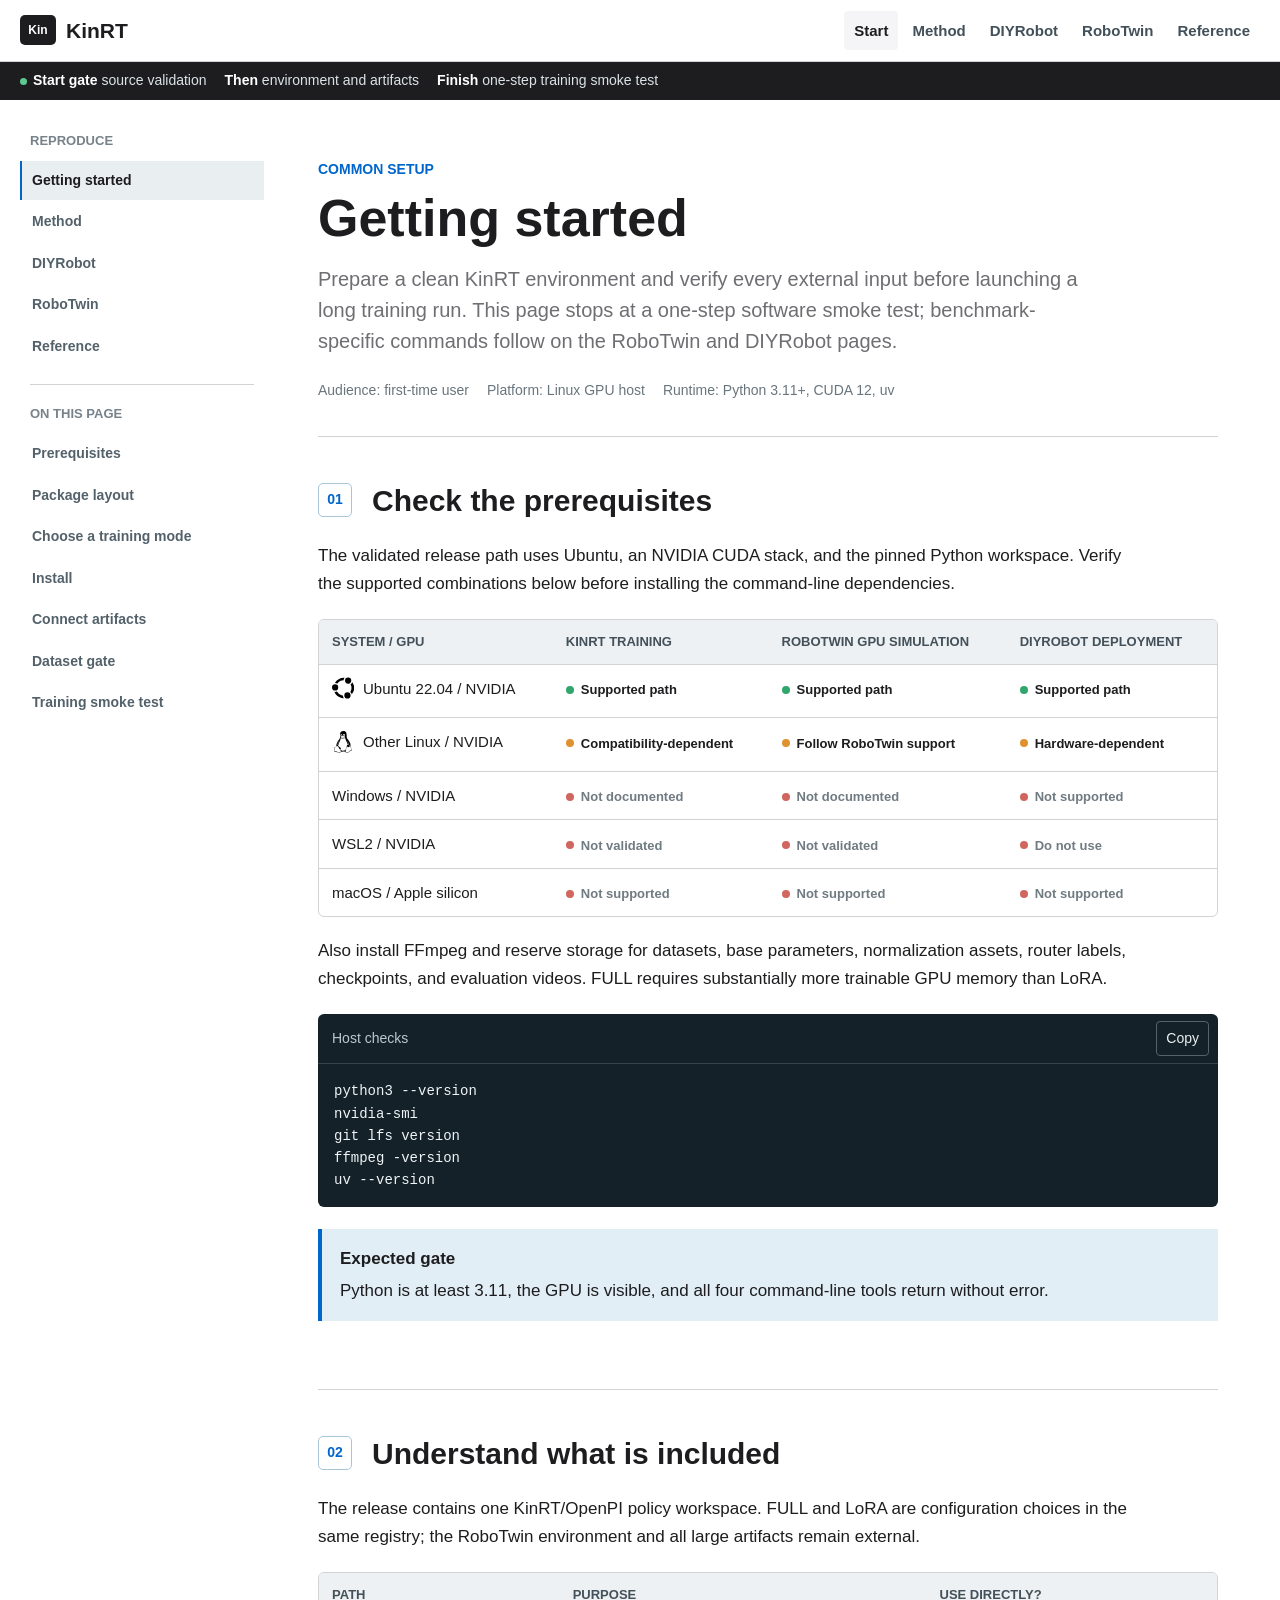
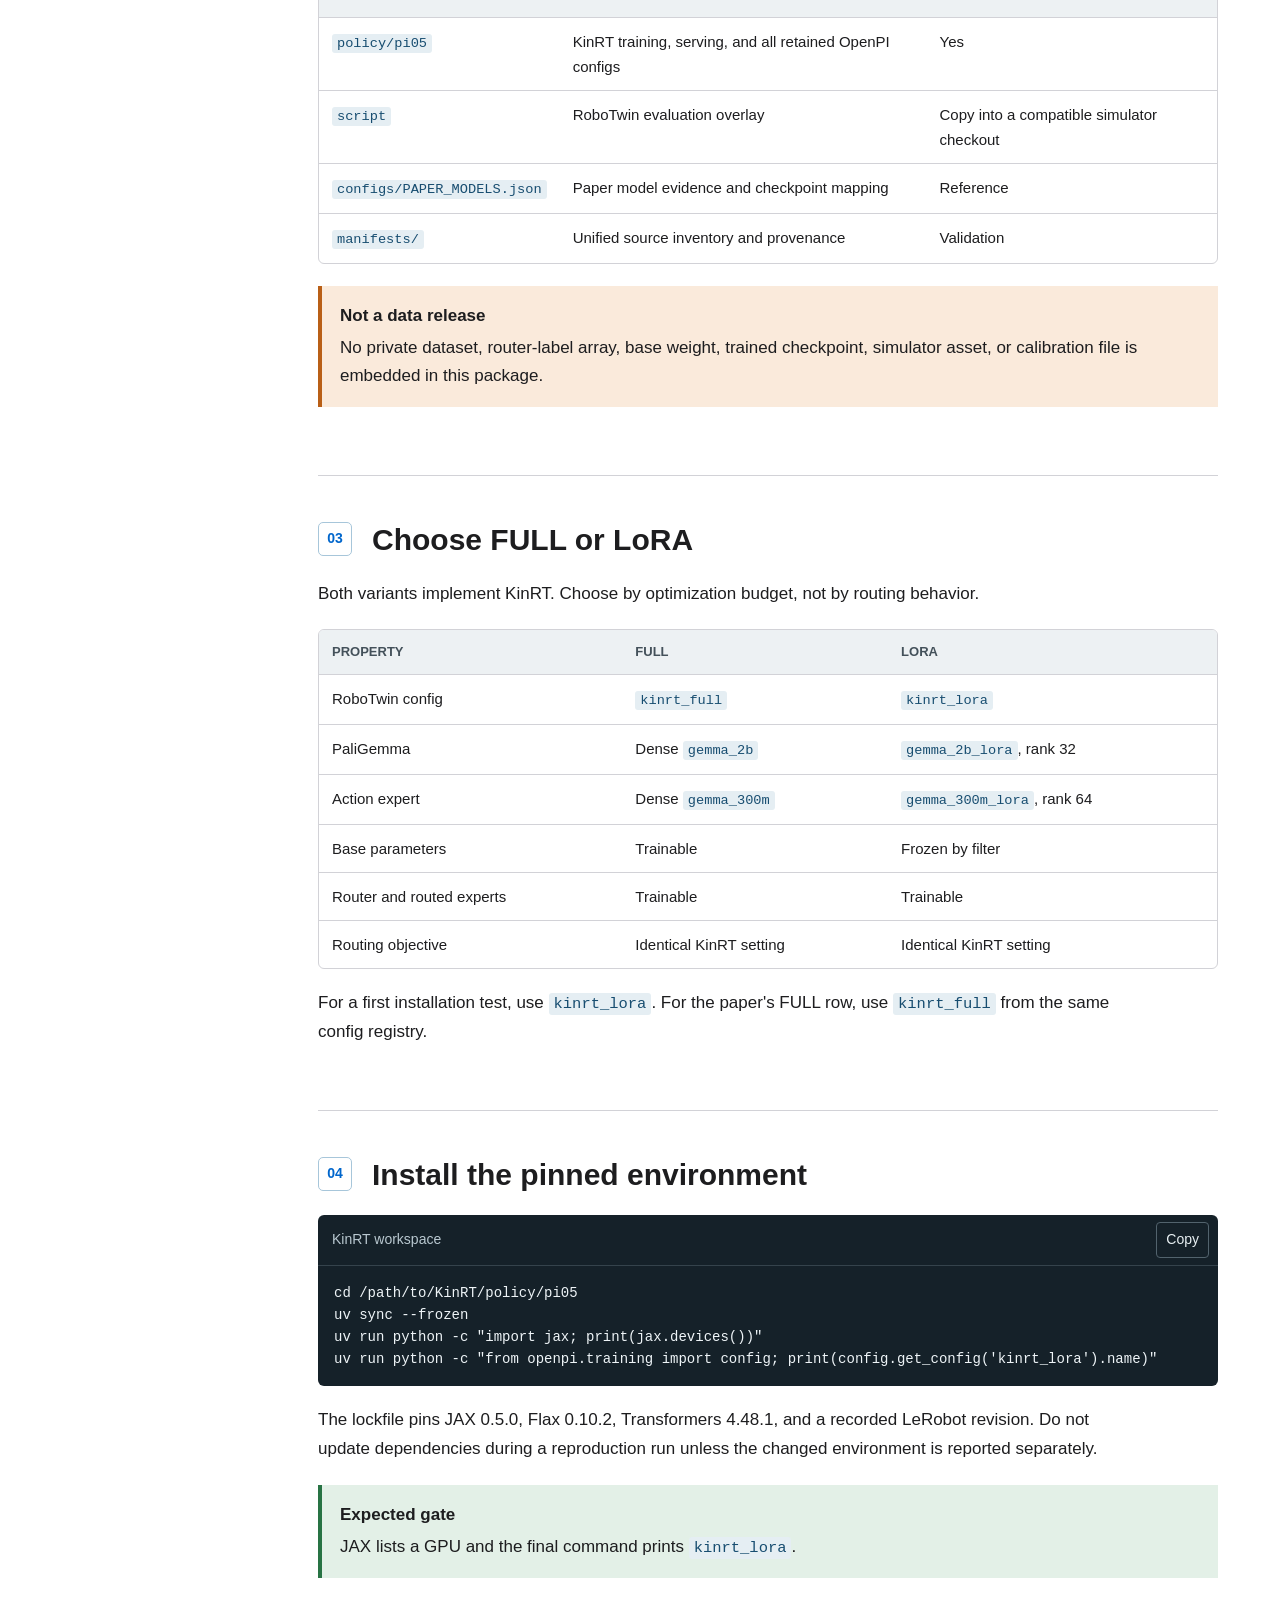
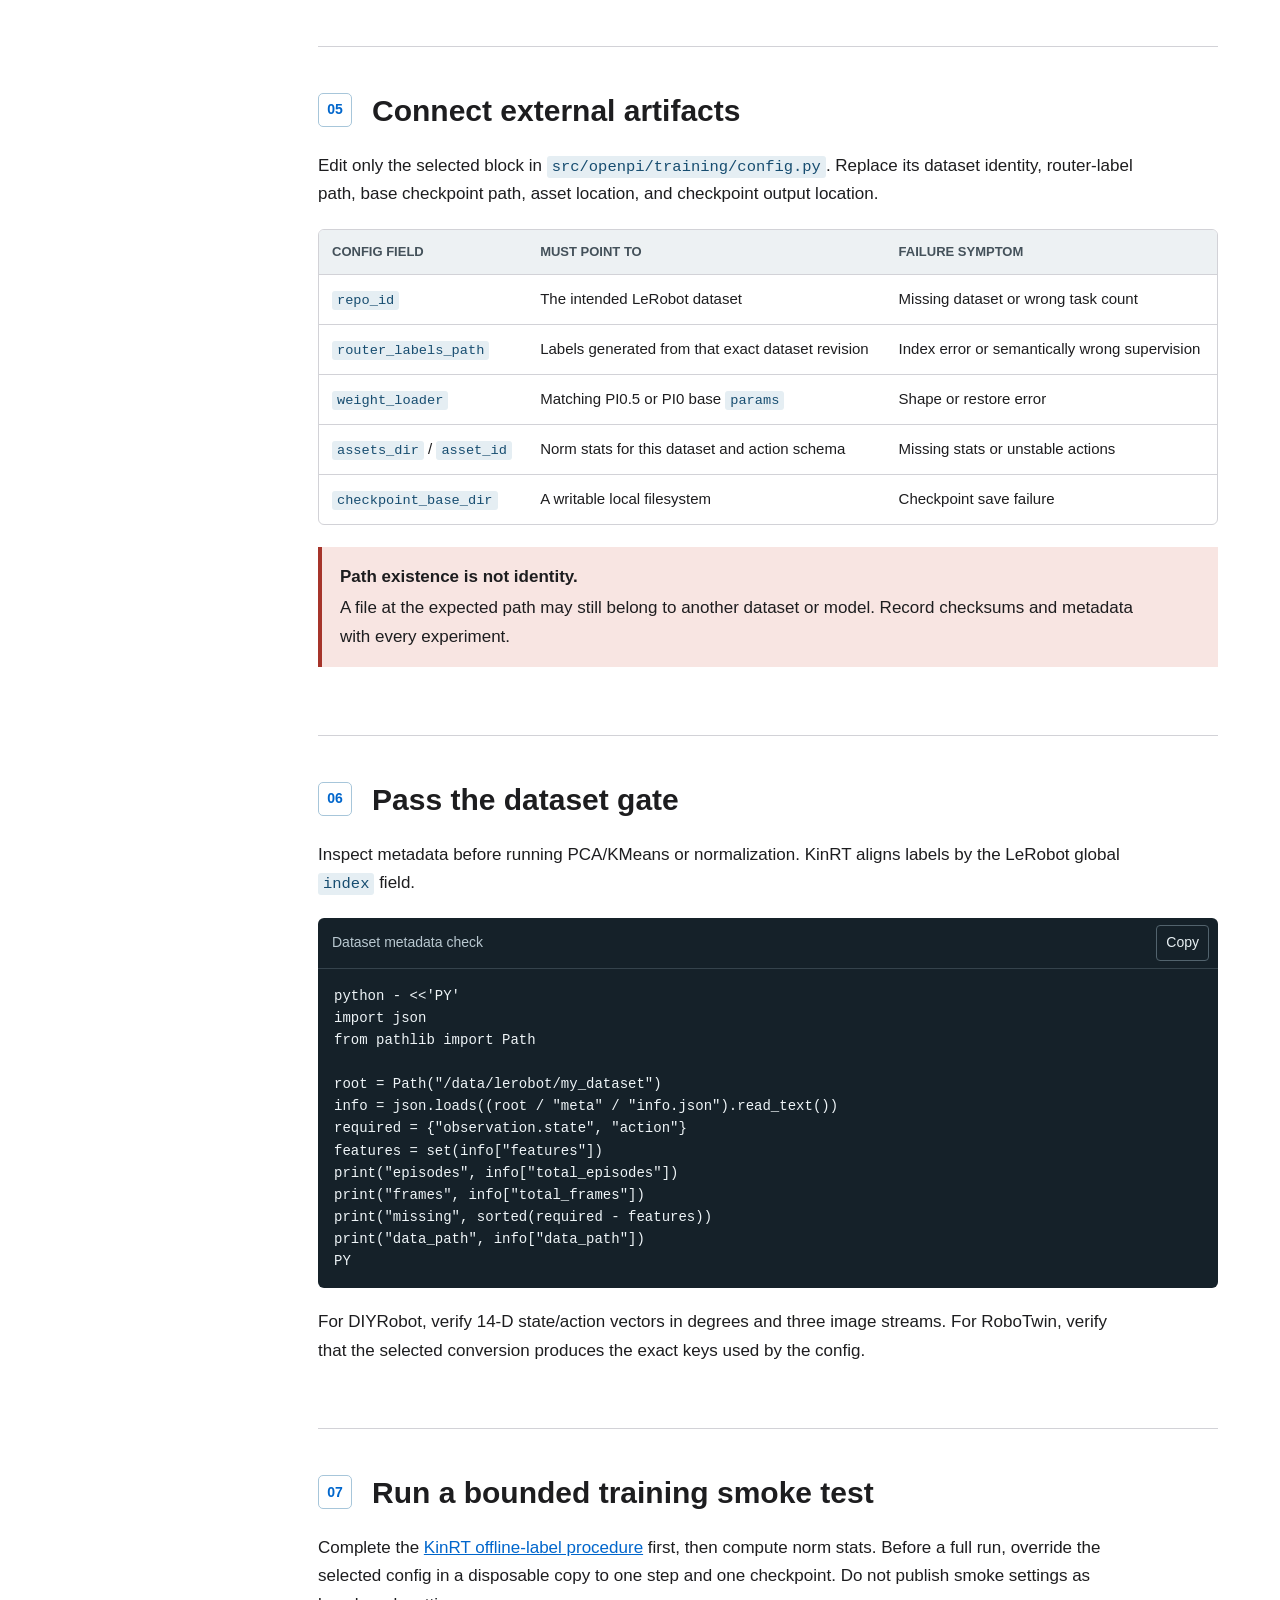
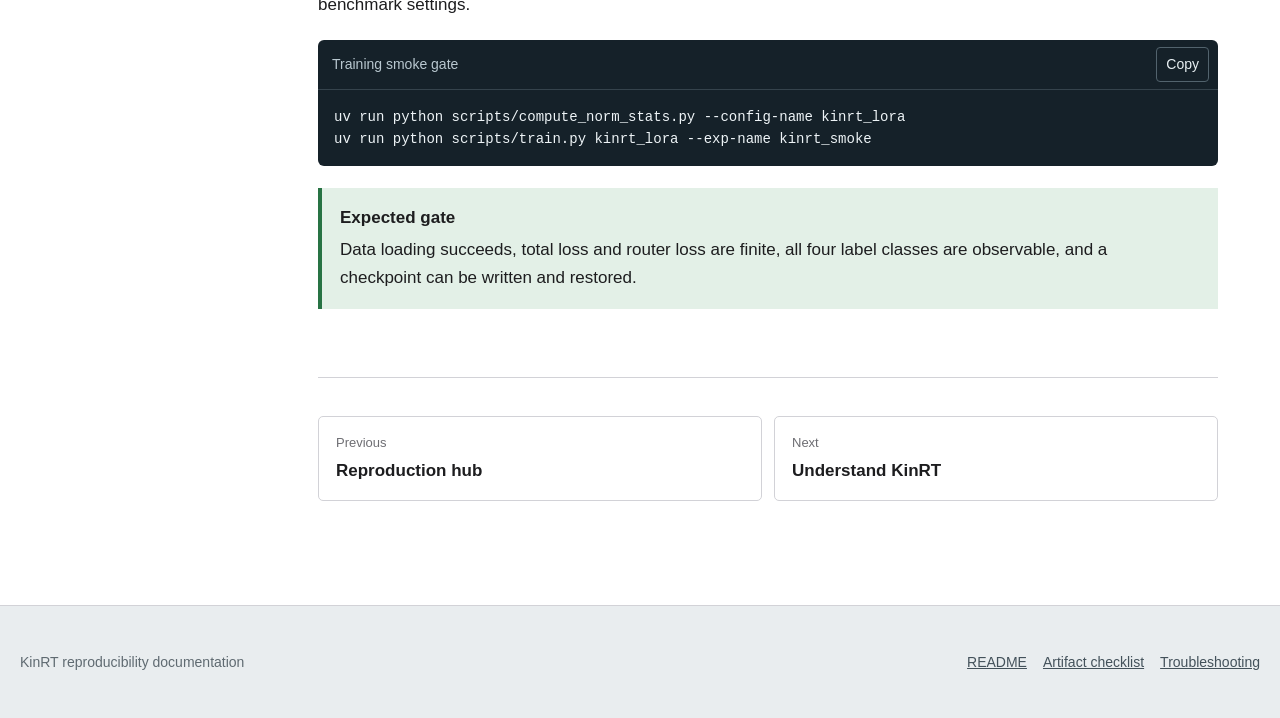
<file: docs/getting-started.html>
<!doctype html>
<html lang="en">
  <head>
    <meta charset="utf-8" />
    <meta name="viewport" content="width=device-width, initial-scale=1" />
    <meta name="description" content="Beginner setup guide for KinRT source, datasets, router labels, normalization, and training." />
    <title>Getting Started | KinRT</title>
    <link rel="stylesheet" href="styles.css?v=20260819-9" />
    <script src="app.js?v=20260819-1" defer></script>
  </head>
  <body data-page="start">
    <a class="skip-link" href="#main">Skip to content</a>
    <header class="site-header"><div class="header-inner"><a class="brand" href="index.html"><span class="brand-mark">Kin</span>KinRT</a><button class="nav-toggle" type="button" data-nav-toggle aria-expanded="false" aria-controls="primary-nav">Menu</button><nav class="primary-nav" id="primary-nav" data-primary-nav aria-label="Primary navigation"><a href="getting-started.html" data-page-link="start">Start</a><a href="method.html" data-page-link="method">Method</a><a href="diyrobot.html" data-page-link="diyrobot">DIYRobot</a><a href="robotwin.html" data-page-link="robotwin">RoboTwin</a><a href="reference.html" data-page-link="reference">Reference</a></nav></div></header>
    <div class="release-strip"><div class="release-strip-inner"><span><span class="status-dot"></span><strong>Start gate</strong> source validation</span><span><strong>Then</strong> environment and artifacts</span><span><strong>Finish</strong> one-step training smoke test</span></div></div>

    <div class="page docs-shell">
      <aside class="sidebar" aria-label="Documentation navigation">
        <p class="sidebar-label">Reproduce</p><nav><a href="getting-started.html" data-page-link="start">Getting started</a><a href="method.html" data-page-link="method">Method</a><a href="diyrobot.html" data-page-link="diyrobot">DIYRobot</a><a href="robotwin.html" data-page-link="robotwin">RoboTwin</a><a href="reference.html" data-page-link="reference">Reference</a></nav>
        <div class="sidebar-divider"></div><p class="sidebar-label">On this page</p><nav><a href="#prerequisites">Prerequisites</a><a href="#layout">Package layout</a><a href="#variant">Choose a training mode</a><a href="#install">Install</a><a href="#artifacts">Connect artifacts</a><a href="#dataset">Dataset gate</a><a href="#smoke">Training smoke test</a></nav>
      </aside>

      <main class="doc-main" id="main">
        <header class="doc-header">
          <p class="kicker">Common setup</p><h1>Getting started</h1>
          <p class="doc-lead">Prepare a clean KinRT environment and verify every external input before launching a long training run. This page stops at a one-step software smoke test; benchmark-specific commands follow on the RoboTwin and DIYRobot pages.</p>
          <div class="doc-meta"><span>Audience: first-time user</span><span>Platform: Linux GPU host</span><span>Runtime: Python 3.11+, CUDA 12, uv</span></div>
        </header>

        <section class="section" id="prerequisites">
          <div class="section-head"><span class="section-index">01</span><div><h2>Check the prerequisites</h2></div></div>
          <p>The validated release path uses Ubuntu, an NVIDIA CUDA stack, and the pinned Python workspace. Verify the supported combinations below before installing the command-line dependencies.</p>
          <div class="table-wrap support-table"><table><thead><tr><th>System / GPU</th><th>KinRT training</th><th>RoboTwin GPU simulation</th><th>DIYRobot deployment</th></tr></thead><tbody>
            <tr><td><span class="system-cell"><img src="assets/icons/ubuntu.svg" alt="" />Ubuntu 22.04 / NVIDIA</span></td><td><span class="support yes">Supported path</span></td><td><span class="support yes">Supported path</span></td><td><span class="support yes">Supported path</span></td></tr>
            <tr><td><span class="system-cell"><img src="assets/icons/linux.svg" alt="" />Other Linux / NVIDIA</span></td><td><span class="support conditional">Compatibility-dependent</span></td><td><span class="support conditional">Follow RoboTwin support</span></td><td><span class="support conditional">Hardware-dependent</span></td></tr>
            <tr><td>Windows / NVIDIA</td><td><span class="support no">Not documented</span></td><td><span class="support no">Not documented</span></td><td><span class="support no">Not supported</span></td></tr>
            <tr><td>WSL2 / NVIDIA</td><td><span class="support no">Not validated</span></td><td><span class="support no">Not validated</span></td><td><span class="support no">Do not use</span></td></tr>
            <tr><td>macOS / Apple silicon</td><td><span class="support no">Not supported</span></td><td><span class="support no">Not supported</span></td><td><span class="support no">Not supported</span></td></tr>
          </tbody></table></div>
          <p>Also install FFmpeg and reserve storage for datasets, base parameters, normalization assets, router labels, checkpoints, and evaluation videos. FULL requires substantially more trainable GPU memory than LoRA.</p>
          <div class="code-block"><div class="code-toolbar"><span>Host checks</span><button class="copy-button" type="button" data-copy>Copy</button></div><pre><code>python3 --version
nvidia-smi
git lfs version
ffmpeg -version
uv --version</code></pre></div>
          <div class="callout"><strong>Expected gate</strong><p>Python is at least 3.11, the GPU is visible, and all four command-line tools return without error.</p></div>
        </section>

        <section class="section" id="layout">
          <div class="section-head"><span class="section-index">02</span><div><h2>Understand what is included</h2></div></div>
          <p>The release contains one KinRT/OpenPI policy workspace. FULL and LoRA are configuration choices in the same registry; the RoboTwin environment and all large artifacts remain external.</p>
          <div class="table-wrap"><table><thead><tr><th>Path</th><th>Purpose</th><th>Use directly?</th></tr></thead><tbody>
            <tr><td><code>policy/pi05</code></td><td>KinRT training, serving, and all retained OpenPI configs</td><td>Yes</td></tr>
            <tr><td><code>script</code></td><td>RoboTwin evaluation overlay</td><td>Copy into a compatible simulator checkout</td></tr>
            <tr><td><code>configs/PAPER_MODELS.json</code></td><td>Paper model evidence and checkpoint mapping</td><td>Reference</td></tr>
            <tr><td><code>manifests/</code></td><td>Unified source inventory and provenance</td><td>Validation</td></tr>
          </tbody></table></div>
          <div class="callout warning"><strong>Not a data release</strong><p>No private dataset, router-label array, base weight, trained checkpoint, simulator asset, or calibration file is embedded in this package.</p></div>
        </section>

        <section class="section" id="variant">
          <div class="section-head"><span class="section-index">03</span><div><h2>Choose FULL or LoRA</h2></div></div>
          <p>Both variants implement KinRT. Choose by optimization budget, not by routing behavior.</p>
          <div class="table-wrap"><table><thead><tr><th>Property</th><th>FULL</th><th>LoRA</th></tr></thead><tbody>
            <tr><td>RoboTwin config</td><td><code>kinrt_full</code></td><td><code>kinrt_lora</code></td></tr>
            <tr><td>PaliGemma</td><td>Dense <code>gemma_2b</code></td><td><code>gemma_2b_lora</code>, rank 32</td></tr>
            <tr><td>Action expert</td><td>Dense <code>gemma_300m</code></td><td><code>gemma_300m_lora</code>, rank 64</td></tr>
            <tr><td>Base parameters</td><td>Trainable</td><td>Frozen by filter</td></tr>
            <tr><td>Router and routed experts</td><td>Trainable</td><td>Trainable</td></tr>
            <tr><td>Routing objective</td><td>Identical KinRT setting</td><td>Identical KinRT setting</td></tr>
          </tbody></table></div>
          <p>For a first installation test, use <code>kinrt_lora</code>. For the paper's FULL row, use <code>kinrt_full</code> from the same config registry.</p>
        </section>

        <section class="section" id="install">
          <div class="section-head"><span class="section-index">04</span><div><h2>Install the pinned environment</h2></div></div>
          <div class="code-block"><div class="code-toolbar"><span>KinRT workspace</span><button class="copy-button" type="button" data-copy>Copy</button></div><pre><code>cd /path/to/KinRT/policy/pi05
uv sync --frozen
uv run python -c "import jax; print(jax.devices())"
uv run python -c "from openpi.training import config; print(config.get_config('kinrt_lora').name)"</code></pre></div>
          <p>The lockfile pins JAX 0.5.0, Flax 0.10.2, Transformers 4.48.1, and a recorded LeRobot revision. Do not update dependencies during a reproduction run unless the changed environment is reported separately.</p>
          <div class="callout success"><strong>Expected gate</strong><p>JAX lists a GPU and the final command prints <code>kinrt_lora</code>.</p></div>
        </section>

        <section class="section" id="artifacts">
          <div class="section-head"><span class="section-index">05</span><div><h2>Connect external artifacts</h2></div></div>
          <p>Edit only the selected block in <code>src/openpi/training/config.py</code>. Replace its dataset identity, router-label path, base checkpoint path, asset location, and checkpoint output location.</p>
          <div class="table-wrap"><table><thead><tr><th>Config field</th><th>Must point to</th><th>Failure symptom</th></tr></thead><tbody>
            <tr><td><code>repo_id</code></td><td>The intended LeRobot dataset</td><td>Missing dataset or wrong task count</td></tr>
            <tr><td><code>router_labels_path</code></td><td>Labels generated from that exact dataset revision</td><td>Index error or semantically wrong supervision</td></tr>
            <tr><td><code>weight_loader</code></td><td>Matching PI0.5 or PI0 base <code>params</code></td><td>Shape or restore error</td></tr>
            <tr><td><code>assets_dir</code> / <code>asset_id</code></td><td>Norm stats for this dataset and action schema</td><td>Missing stats or unstable actions</td></tr>
            <tr><td><code>checkpoint_base_dir</code></td><td>A writable local filesystem</td><td>Checkpoint save failure</td></tr>
          </tbody></table></div>
          <div class="callout danger"><strong>Path existence is not identity.</strong><p>A file at the expected path may still belong to another dataset or model. Record checksums and metadata with every experiment.</p></div>
        </section>

        <section class="section" id="dataset">
          <div class="section-head"><span class="section-index">06</span><div><h2>Pass the dataset gate</h2></div></div>
          <p>Inspect metadata before running PCA/KMeans or normalization. KinRT aligns labels by the LeRobot global <code>index</code> field.</p>
          <div class="code-block"><div class="code-toolbar"><span>Dataset metadata check</span><button class="copy-button" type="button" data-copy>Copy</button></div><pre><code>python - &lt;&lt;'PY'
import json
from pathlib import Path

root = Path("/data/lerobot/my_dataset")
info = json.loads((root / "meta" / "info.json").read_text())
required = {"observation.state", "action"}
features = set(info["features"])
print("episodes", info["total_episodes"])
print("frames", info["total_frames"])
print("missing", sorted(required - features))
print("data_path", info["data_path"])
PY</code></pre></div>
          <p>For DIYRobot, verify 14-D state/action vectors in degrees and three image streams. For RoboTwin, verify that the selected conversion produces the exact keys used by the config.</p>
        </section>

        <section class="section" id="smoke">
          <div class="section-head"><span class="section-index">07</span><div><h2>Run a bounded training smoke test</h2></div></div>
          <p>Complete the <a href="method.html#labels">KinRT offline-label procedure</a> first, then compute norm stats. Before a full run, override the selected config in a disposable copy to one step and one checkpoint. Do not publish smoke settings as benchmark settings.</p>
          <div class="code-block"><div class="code-toolbar"><span>Training smoke gate</span><button class="copy-button" type="button" data-copy>Copy</button></div><pre><code>uv run python scripts/compute_norm_stats.py --config-name kinrt_lora
uv run python scripts/train.py kinrt_lora --exp-name kinrt_smoke</code></pre></div>
          <div class="callout success"><strong>Expected gate</strong><p>Data loading succeeds, total loss and router loss are finite, all four label classes are observable, and a checkpoint can be written and restored.</p></div>
        </section>

        <nav class="next-prev" aria-label="Adjacent pages"><a href="index.html"><span>Previous</span><strong>Reproduction hub</strong></a><a href="method.html"><span>Next</span><strong>Understand KinRT</strong></a></nav>
      </main>
    </div>
    <footer class="site-footer"><div class="footer-inner"><span>KinRT reproducibility documentation</span><nav class="footer-links" aria-label="Footer"><a href="../README.md">README</a><a href="reference.html#artifacts">Artifact checklist</a><a href="reference.html#troubleshooting">Troubleshooting</a></nav></div></footer>
  </body>
</html>
</file>
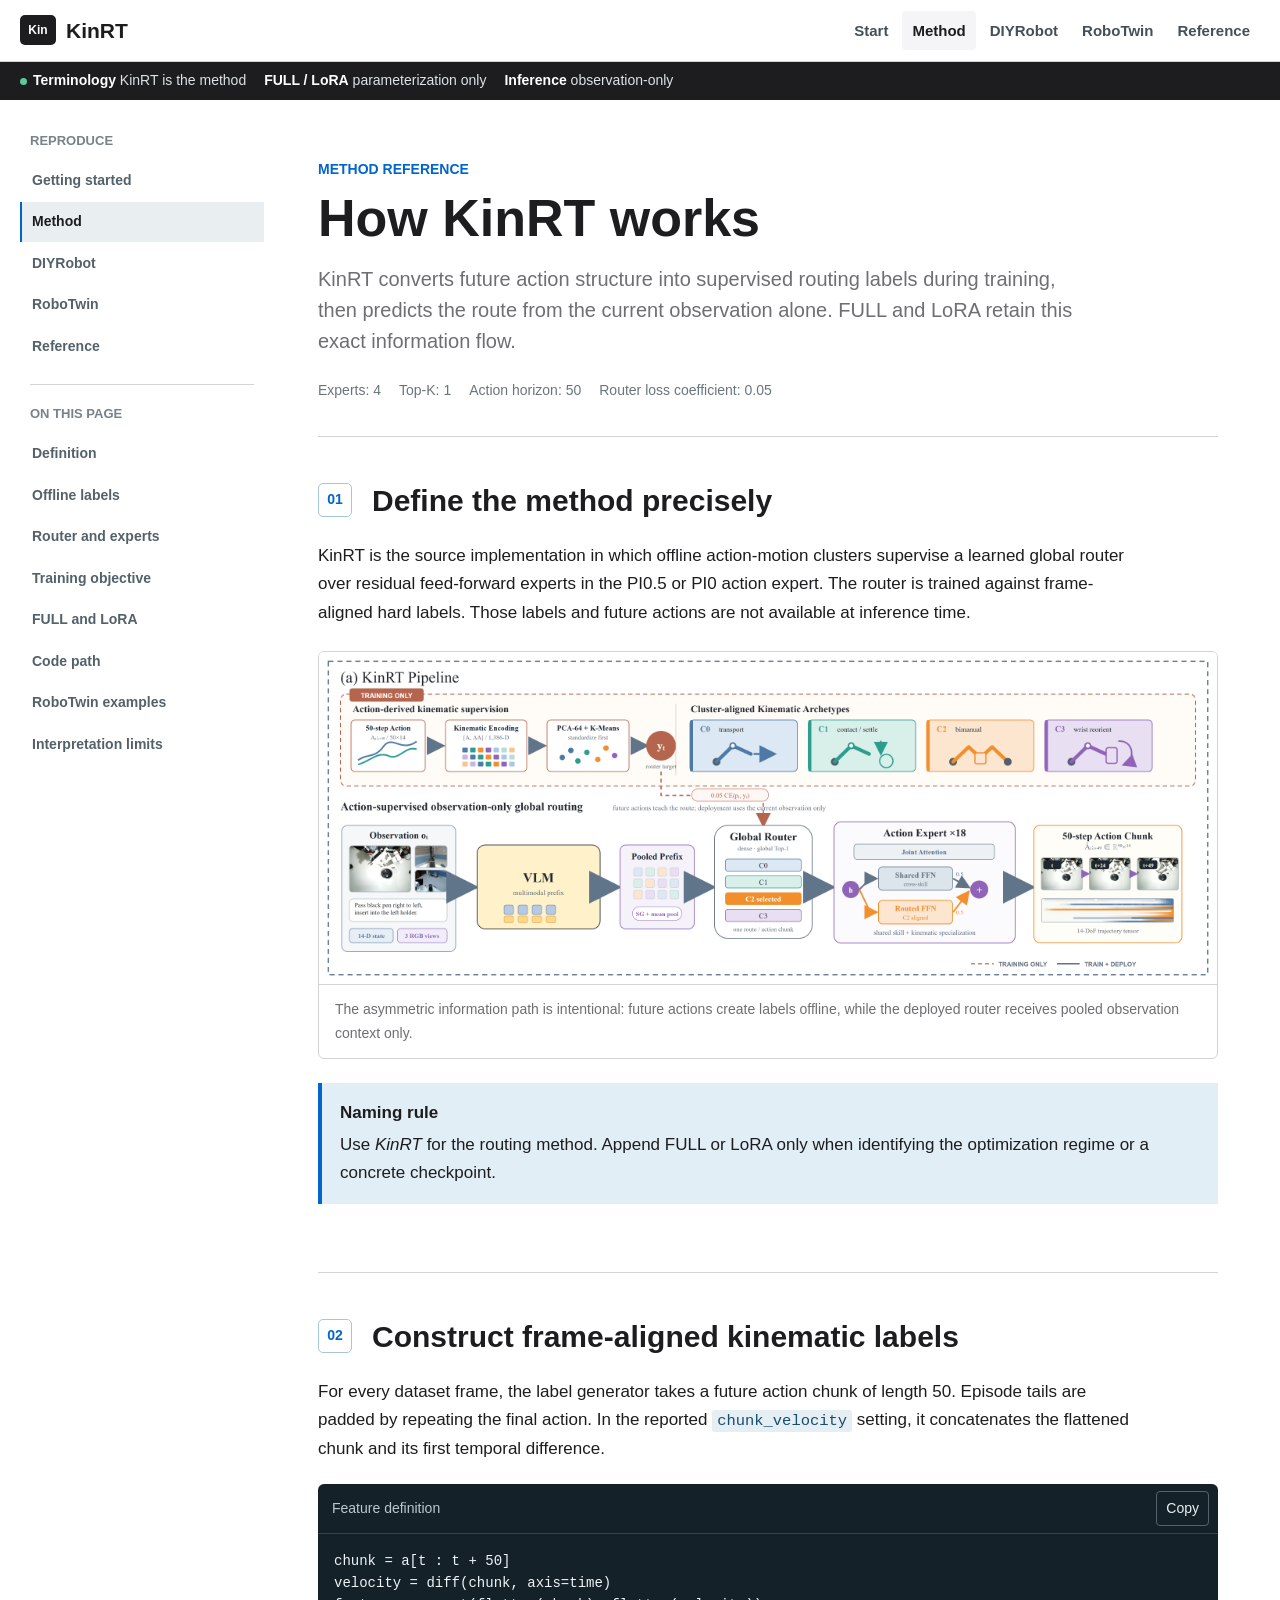
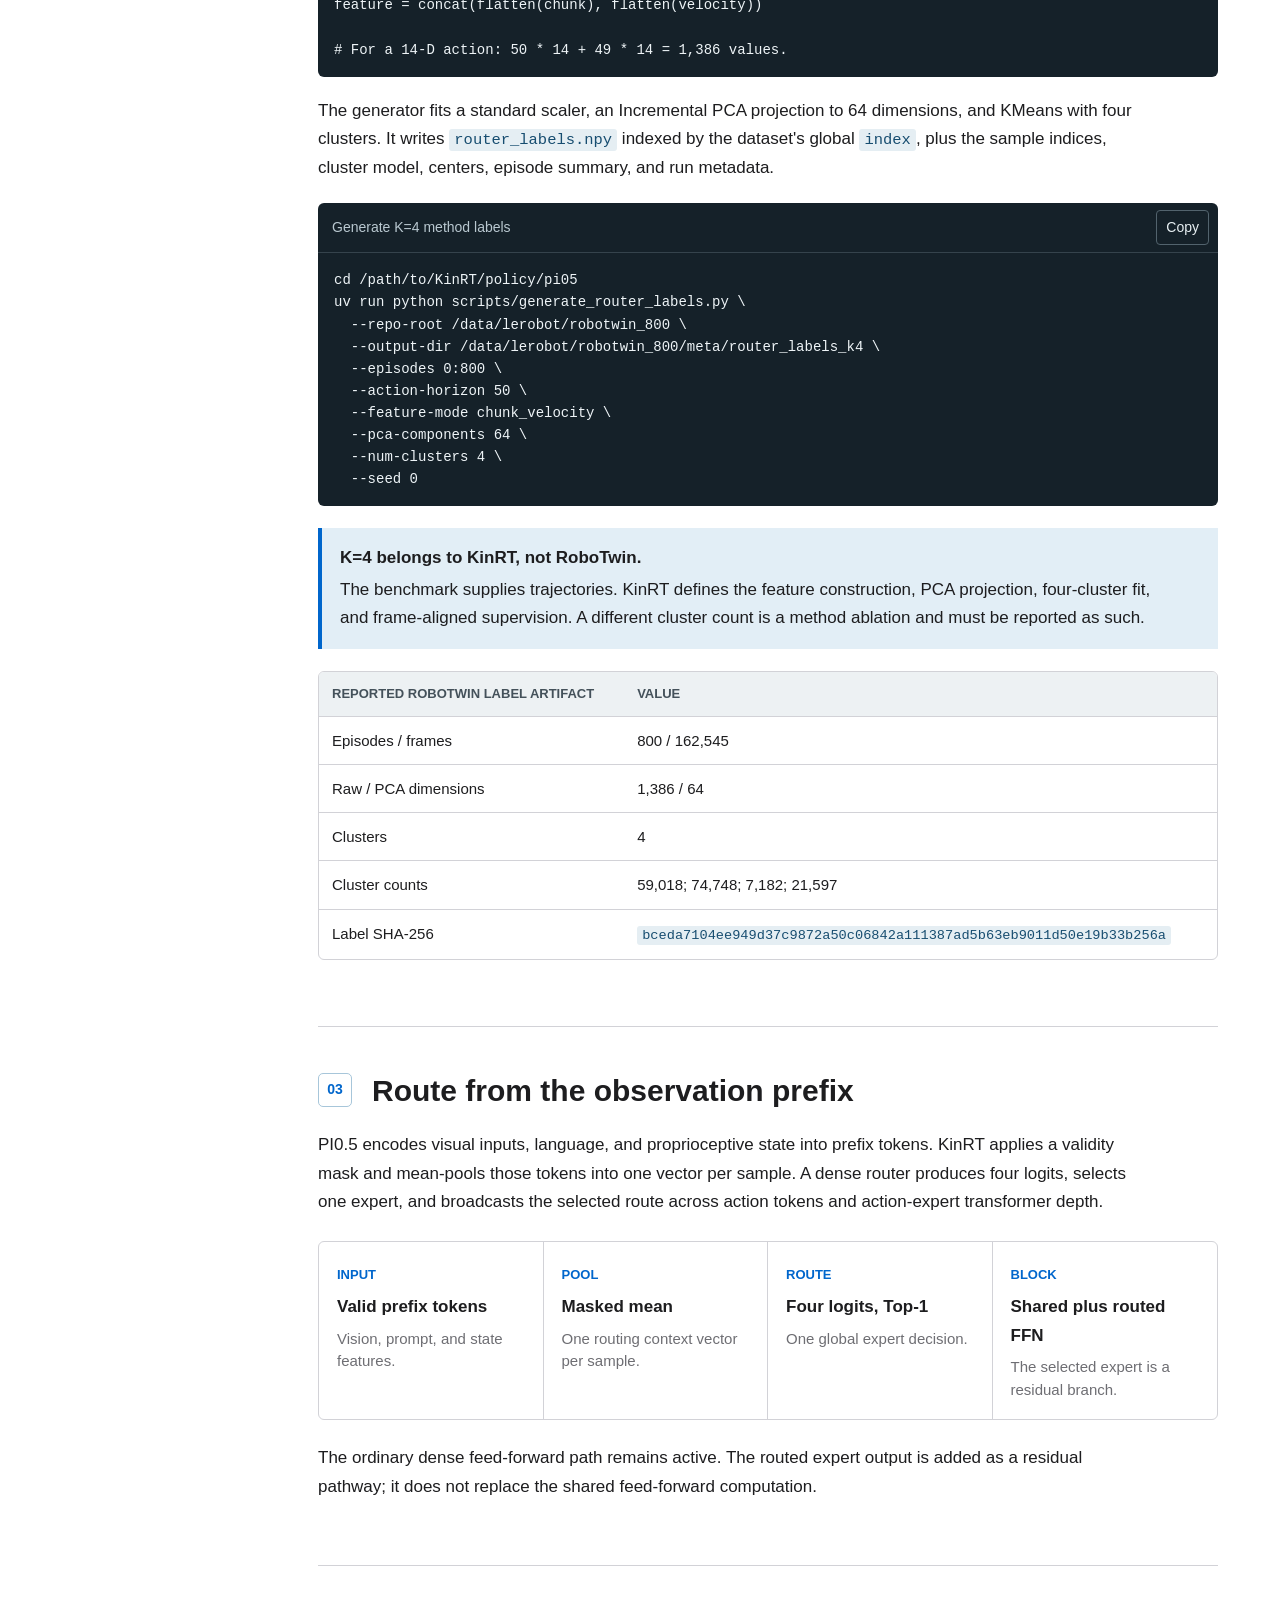
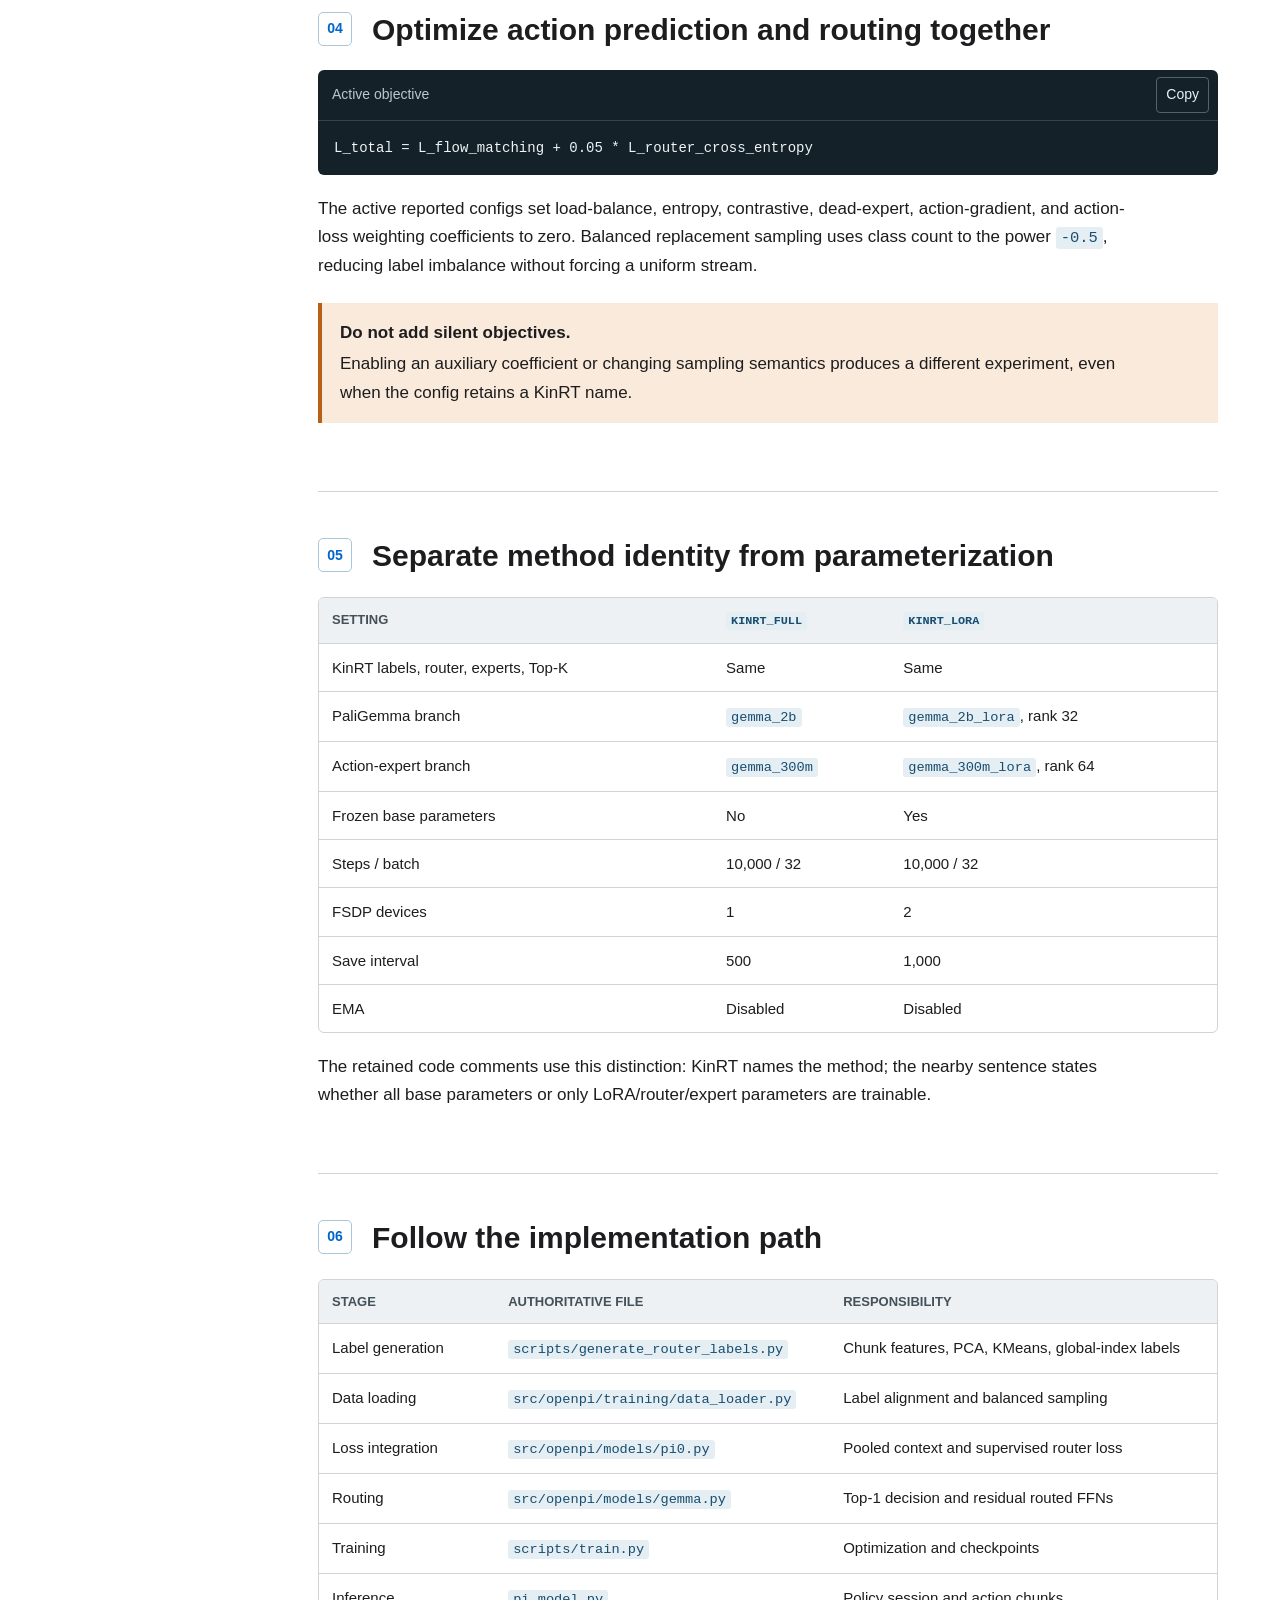
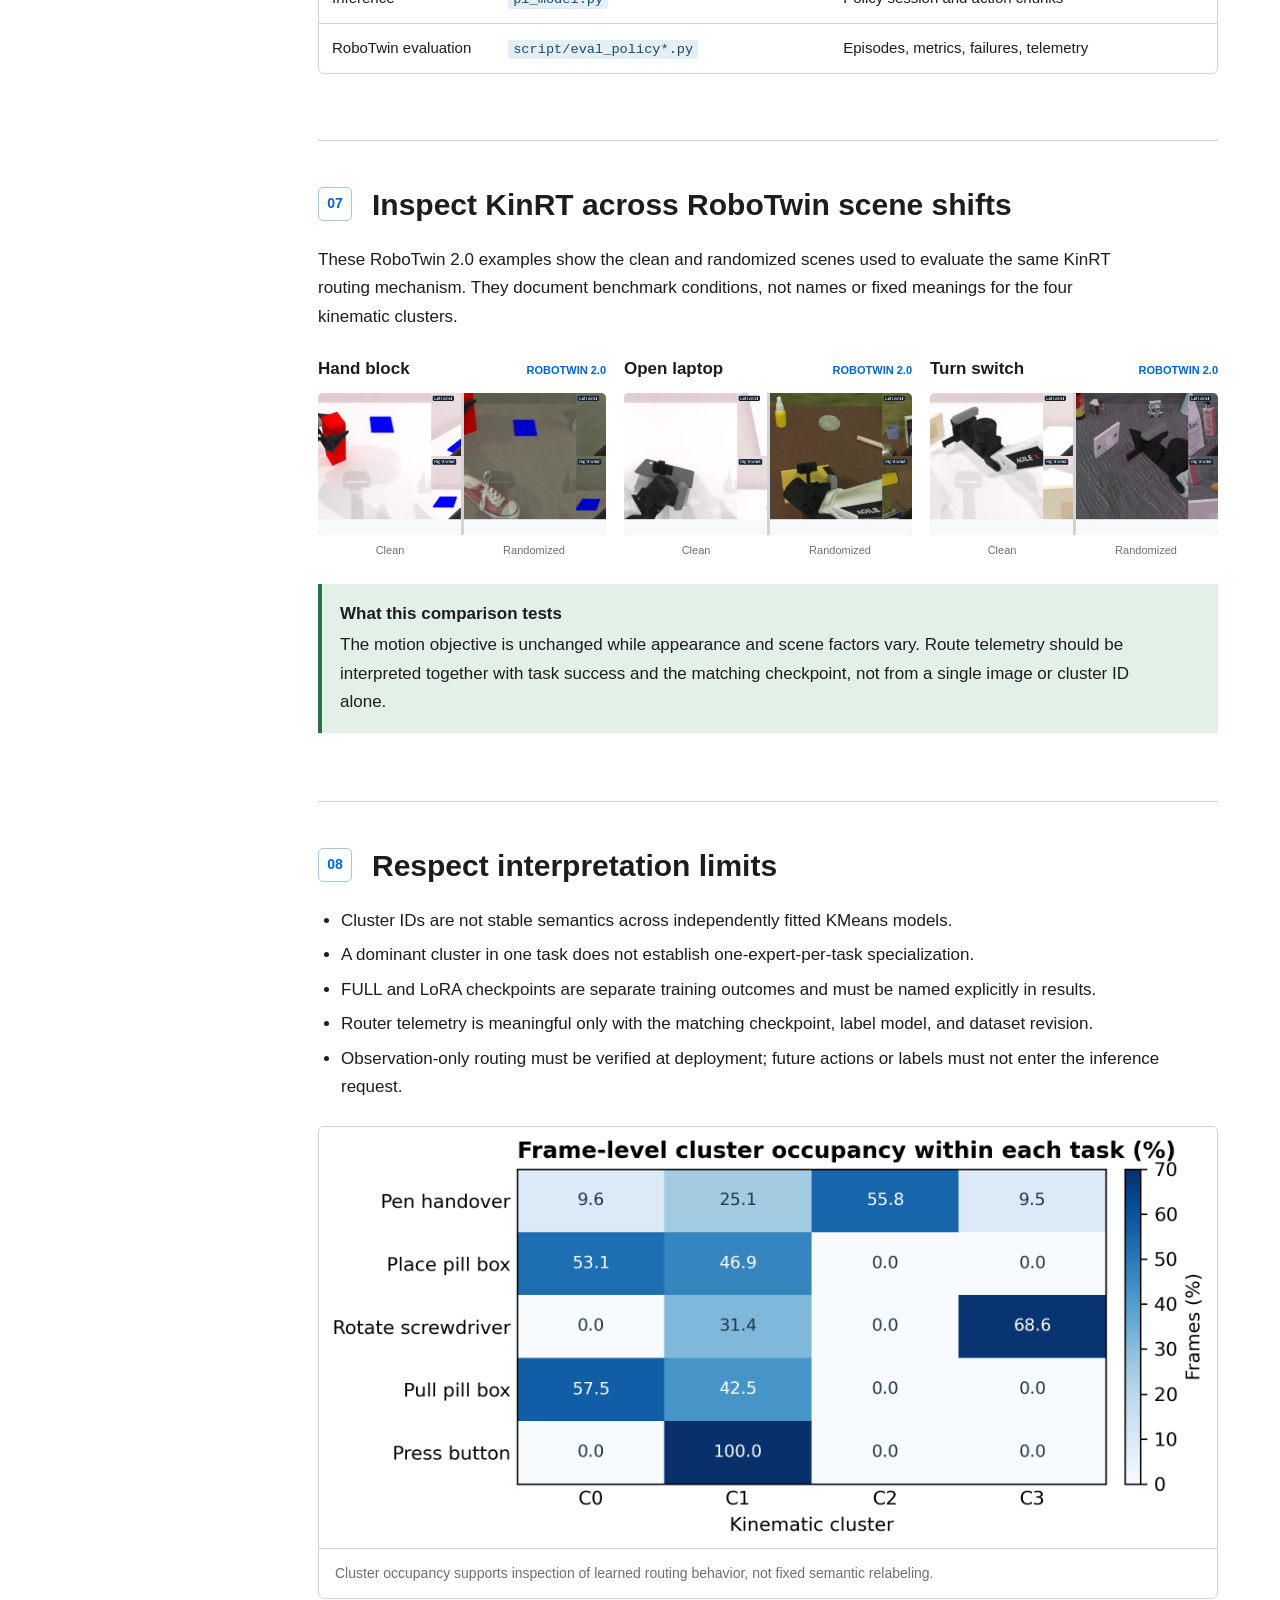
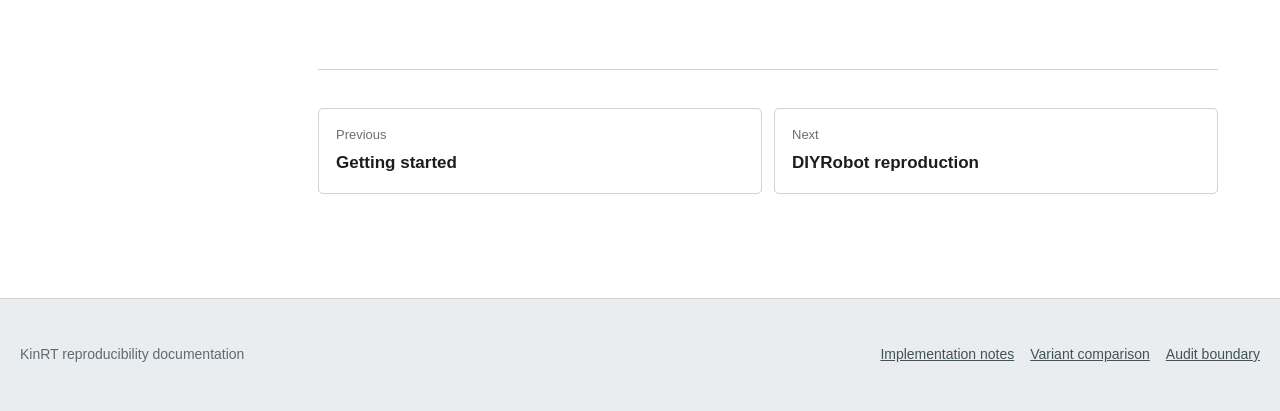
<file: docs/method.html>
<!doctype html>
<html lang="en">
  <head>
    <meta charset="utf-8" />
    <meta name="viewport" content="width=device-width, initial-scale=1" />
    <meta name="description" content="KinRT method, routing objective, implementation path, and FULL versus LoRA parameterization." />
    <title>Method | KinRT</title>
    <link rel="stylesheet" href="styles.css?v=20260819-9" />
    <script src="app.js?v=20260819-1" defer></script>
  </head>
  <body data-page="method">
    <a class="skip-link" href="#main">Skip to content</a>
    <header class="site-header"><div class="header-inner"><a class="brand" href="index.html"><span class="brand-mark">Kin</span>KinRT</a><button class="nav-toggle" type="button" data-nav-toggle aria-expanded="false" aria-controls="primary-nav">Menu</button><nav class="primary-nav" id="primary-nav" data-primary-nav aria-label="Primary navigation"><a href="getting-started.html" data-page-link="start">Start</a><a href="method.html" data-page-link="method">Method</a><a href="diyrobot.html" data-page-link="diyrobot">DIYRobot</a><a href="robotwin.html" data-page-link="robotwin">RoboTwin</a><a href="reference.html" data-page-link="reference">Reference</a></nav></div></header>
    <div class="release-strip"><div class="release-strip-inner"><span><span class="status-dot"></span><strong>Terminology</strong> KinRT is the method</span><span><strong>FULL / LoRA</strong> parameterization only</span><span><strong>Inference</strong> observation-only</span></div></div>
    <div class="page docs-shell">
      <aside class="sidebar" aria-label="Documentation navigation">
        <p class="sidebar-label">Reproduce</p><nav><a href="getting-started.html" data-page-link="start">Getting started</a><a href="method.html" data-page-link="method">Method</a><a href="diyrobot.html" data-page-link="diyrobot">DIYRobot</a><a href="robotwin.html" data-page-link="robotwin">RoboTwin</a><a href="reference.html" data-page-link="reference">Reference</a></nav>
        <div class="sidebar-divider"></div><p class="sidebar-label">On this page</p><nav><a href="#definition">Definition</a><a href="#labels">Offline labels</a><a href="#router">Router and experts</a><a href="#loss">Training objective</a><a href="#variants">FULL and LoRA</a><a href="#implementation">Code path</a><a href="#evidence">RoboTwin examples</a><a href="#interpretation">Interpretation limits</a></nav>
      </aside>
      <main class="doc-main" id="main">
        <header class="doc-header">
          <p class="kicker">Method reference</p><h1>How KinRT works</h1>
          <p class="doc-lead">KinRT converts future action structure into supervised routing labels during training, then predicts the route from the current observation alone. FULL and LoRA retain this exact information flow.</p>
          <div class="doc-meta"><span>Experts: 4</span><span>Top-K: 1</span><span>Action horizon: 50</span><span>Router loss coefficient: 0.05</span></div>
        </header>

        <section class="section" id="definition">
          <div class="section-head"><span class="section-index">01</span><div><h2>Define the method precisely</h2></div></div>
          <p>KinRT is the source implementation in which offline action-motion clusters supervise a learned global router over residual feed-forward experts in the PI0.5 or PI0 action expert. The router is trained against frame-aligned hard labels. Those labels and future actions are not available at inference time.</p>
          <figure class="figure"><img src="assets/images/kinrt-pipeline.png" alt="KinRT method pipeline" /><figcaption>The asymmetric information path is intentional: future actions create labels offline, while the deployed router receives pooled observation context only.</figcaption></figure>
          <div class="callout"><strong>Naming rule</strong><p>Use <em>KinRT</em> for the routing method. Append FULL or LoRA only when identifying the optimization regime or a concrete checkpoint.</p></div>
        </section>

        <section class="section" id="labels">
          <div class="section-head"><span class="section-index">02</span><div><h2>Construct frame-aligned kinematic labels</h2></div></div>
          <p>For every dataset frame, the label generator takes a future action chunk of length 50. Episode tails are padded by repeating the final action. In the reported <code>chunk_velocity</code> setting, it concatenates the flattened chunk and its first temporal difference.</p>
          <div class="code-block"><div class="code-toolbar"><span>Feature definition</span><button class="copy-button" type="button" data-copy>Copy</button></div><pre><code>chunk = a[t : t + 50]
velocity = diff(chunk, axis=time)
feature = concat(flatten(chunk), flatten(velocity))

# For a 14-D action: 50 * 14 + 49 * 14 = 1,386 values.</code></pre></div>
          <p>The generator fits a standard scaler, an Incremental PCA projection to 64 dimensions, and KMeans with four clusters. It writes <code>router_labels.npy</code> indexed by the dataset's global <code>index</code>, plus the sample indices, cluster model, centers, episode summary, and run metadata.</p>
          <div class="code-block"><div class="code-toolbar"><span>Generate K=4 method labels</span><button class="copy-button" type="button" data-copy>Copy</button></div><pre><code>cd /path/to/KinRT/policy/pi05
uv run python scripts/generate_router_labels.py \
  --repo-root /data/lerobot/robotwin_800 \
  --output-dir /data/lerobot/robotwin_800/meta/router_labels_k4 \
  --episodes 0:800 \
  --action-horizon 50 \
  --feature-mode chunk_velocity \
  --pca-components 64 \
  --num-clusters 4 \
  --seed 0</code></pre></div>
          <div class="callout"><strong>K=4 belongs to KinRT, not RoboTwin.</strong><p>The benchmark supplies trajectories. KinRT defines the feature construction, PCA projection, four-cluster fit, and frame-aligned supervision. A different cluster count is a method ablation and must be reported as such.</p></div>
          <div class="table-wrap"><table><thead><tr><th>Reported RoboTwin label artifact</th><th>Value</th></tr></thead><tbody>
            <tr><td>Episodes / frames</td><td>800 / 162,545</td></tr>
            <tr><td>Raw / PCA dimensions</td><td>1,386 / 64</td></tr>
            <tr><td>Clusters</td><td>4</td></tr>
            <tr><td>Cluster counts</td><td>59,018; 74,748; 7,182; 21,597</td></tr>
            <tr><td>Label SHA-256</td><td><code>bceda7104ee949d37c9872a50c06842a111387ad5b63eb9011d50e19b33b256a</code></td></tr>
          </tbody></table></div>
        </section>

        <section class="section" id="router">
          <div class="section-head"><span class="section-index">03</span><div><h2>Route from the observation prefix</h2></div></div>
          <p>PI0.5 encodes visual inputs, language, and proprioceptive state into prefix tokens. KinRT applies a validity mask and mean-pools those tokens into one vector per sample. A dense router produces four logits, selects one expert, and broadcasts the selected route across action tokens and action-expert transformer depth.</p>
          <div class="flow">
            <div class="flow-step"><span>INPUT</span><strong>Valid prefix tokens</strong><p>Vision, prompt, and state features.</p></div>
            <div class="flow-step"><span>POOL</span><strong>Masked mean</strong><p>One routing context vector per sample.</p></div>
            <div class="flow-step"><span>ROUTE</span><strong>Four logits, Top-1</strong><p>One global expert decision.</p></div>
            <div class="flow-step"><span>BLOCK</span><strong>Shared plus routed FFN</strong><p>The selected expert is a residual branch.</p></div>
          </div>
          <p>The ordinary dense feed-forward path remains active. The routed expert output is added as a residual pathway; it does not replace the shared feed-forward computation.</p>
        </section>

        <section class="section" id="loss">
          <div class="section-head"><span class="section-index">04</span><div><h2>Optimize action prediction and routing together</h2></div></div>
          <div class="code-block"><div class="code-toolbar"><span>Active objective</span><button class="copy-button" type="button" data-copy>Copy</button></div><pre><code>L_total = L_flow_matching + 0.05 * L_router_cross_entropy</code></pre></div>
          <p>The active reported configs set load-balance, entropy, contrastive, dead-expert, action-gradient, and action-loss weighting coefficients to zero. Balanced replacement sampling uses class count to the power <code>-0.5</code>, reducing label imbalance without forcing a uniform stream.</p>
          <div class="callout warning"><strong>Do not add silent objectives.</strong><p>Enabling an auxiliary coefficient or changing sampling semantics produces a different experiment, even when the config retains a KinRT name.</p></div>
        </section>

        <section class="section" id="variants">
          <div class="section-head"><span class="section-index">05</span><div><h2>Separate method identity from parameterization</h2></div></div>
          <div class="table-wrap"><table><thead><tr><th>Setting</th><th><code>kinrt_full</code></th><th><code>kinrt_lora</code></th></tr></thead><tbody>
            <tr><td>KinRT labels, router, experts, Top-K</td><td>Same</td><td>Same</td></tr>
            <tr><td>PaliGemma branch</td><td><code>gemma_2b</code></td><td><code>gemma_2b_lora</code>, rank 32</td></tr>
            <tr><td>Action-expert branch</td><td><code>gemma_300m</code></td><td><code>gemma_300m_lora</code>, rank 64</td></tr>
            <tr><td>Frozen base parameters</td><td>No</td><td>Yes</td></tr>
            <tr><td>Steps / batch</td><td>10,000 / 32</td><td>10,000 / 32</td></tr>
            <tr><td>FSDP devices</td><td>1</td><td>2</td></tr>
            <tr><td>Save interval</td><td>500</td><td>1,000</td></tr>
            <tr><td>EMA</td><td>Disabled</td><td>Disabled</td></tr>
          </tbody></table></div>
          <p>The retained code comments use this distinction: KinRT names the method; the nearby sentence states whether all base parameters or only LoRA/router/expert parameters are trainable.</p>
        </section>

        <section class="section" id="implementation">
          <div class="section-head"><span class="section-index">06</span><div><h2>Follow the implementation path</h2></div></div>
          <div class="table-wrap"><table><thead><tr><th>Stage</th><th>Authoritative file</th><th>Responsibility</th></tr></thead><tbody>
            <tr><td>Label generation</td><td><code>scripts/generate_router_labels.py</code></td><td>Chunk features, PCA, KMeans, global-index labels</td></tr>
            <tr><td>Data loading</td><td><code>src/openpi/training/data_loader.py</code></td><td>Label alignment and balanced sampling</td></tr>
            <tr><td>Loss integration</td><td><code>src/openpi/models/pi0.py</code></td><td>Pooled context and supervised router loss</td></tr>
            <tr><td>Routing</td><td><code>src/openpi/models/gemma.py</code></td><td>Top-1 decision and residual routed FFNs</td></tr>
            <tr><td>Training</td><td><code>scripts/train.py</code></td><td>Optimization and checkpoints</td></tr>
            <tr><td>Inference</td><td><code>pi_model.py</code></td><td>Policy session and action chunks</td></tr>
            <tr><td>RoboTwin evaluation</td><td><code>script/eval_policy*.py</code></td><td>Episodes, metrics, failures, telemetry</td></tr>
          </tbody></table></div>
        </section>

        <section class="section" id="evidence">
          <div class="section-head"><span class="section-index">07</span><div><h2>Inspect KinRT across RoboTwin scene shifts</h2></div></div>
          <p>These RoboTwin 2.0 examples show the clean and randomized scenes used to evaluate the same KinRT routing mechanism. They document benchmark conditions, not names or fixed meanings for the four kinematic clusters.</p>
          <div class="scene-pair-grid">
            <figure class="scene-pair"><figcaption><strong>Hand block</strong><span>RoboTwin 2.0</span></figcaption><div><img src="assets/images/posters/robotwin-01_hand_block_clean.jpg" alt="Hand block in the RoboTwin clean condition" loading="lazy" /><img src="assets/images/posters/robotwin-01_hand_block_random.jpg" alt="Hand block in the RoboTwin randomized condition" loading="lazy" /></div><p><span>Clean</span><span>Randomized</span></p></figure>
            <figure class="scene-pair"><figcaption><strong>Open laptop</strong><span>RoboTwin 2.0</span></figcaption><div><img src="assets/images/posters/robotwin-04_open_laptop_clean.jpg" alt="Open laptop in the RoboTwin clean condition" loading="lazy" /><img src="assets/images/posters/robotwin-04_open_laptop_random.jpg" alt="Open laptop in the RoboTwin randomized condition" loading="lazy" /></div><p><span>Clean</span><span>Randomized</span></p></figure>
            <figure class="scene-pair"><figcaption><strong>Turn switch</strong><span>RoboTwin 2.0</span></figcaption><div><img src="assets/images/posters/robotwin-08_turn_switch_clean.jpg" alt="Turn switch in the RoboTwin clean condition" loading="lazy" /><img src="assets/images/posters/robotwin-08_turn_switch_random.jpg" alt="Turn switch in the RoboTwin randomized condition" loading="lazy" /></div><p><span>Clean</span><span>Randomized</span></p></figure>
          </div>
          <div class="callout success"><strong>What this comparison tests</strong><p>The motion objective is unchanged while appearance and scene factors vary. Route telemetry should be interpreted together with task success and the matching checkpoint, not from a single image or cluster ID alone.</p></div>
        </section>

        <section class="section" id="interpretation">
          <div class="section-head"><span class="section-index">08</span><div><h2>Respect interpretation limits</h2></div></div>
          <ul>
            <li>Cluster IDs are not stable semantics across independently fitted KMeans models.</li>
            <li>A dominant cluster in one task does not establish one-expert-per-task specialization.</li>
            <li>FULL and LoRA checkpoints are separate training outcomes and must be named explicitly in results.</li>
            <li>Router telemetry is meaningful only with the matching checkpoint, label model, and dataset revision.</li>
            <li>Observation-only routing must be verified at deployment; future actions or labels must not enter the inference request.</li>
          </ul>
          <figure class="figure"><img src="assets/images/cluster-map.png" alt="Empirical KinRT cluster occupancy map" loading="lazy" /><figcaption>Cluster occupancy supports inspection of learned routing behavior, not fixed semantic relabeling.</figcaption></figure>
        </section>

        <nav class="next-prev" aria-label="Adjacent pages"><a href="getting-started.html"><span>Previous</span><strong>Getting started</strong></a><a href="diyrobot.html"><span>Next</span><strong>DIYRobot reproduction</strong></a></nav>
      </main>
    </div>
    <footer class="site-footer"><div class="footer-inner"><span>KinRT reproducibility documentation</span><nav class="footer-links" aria-label="Footer"><a href="KINRT_IMPLEMENTATION.md">Implementation notes</a><a href="FULL_VS_LORA.md">Variant comparison</a><a href="reference.html#audit">Audit boundary</a></nav></div></footer>
  </body>
</html>
</file>
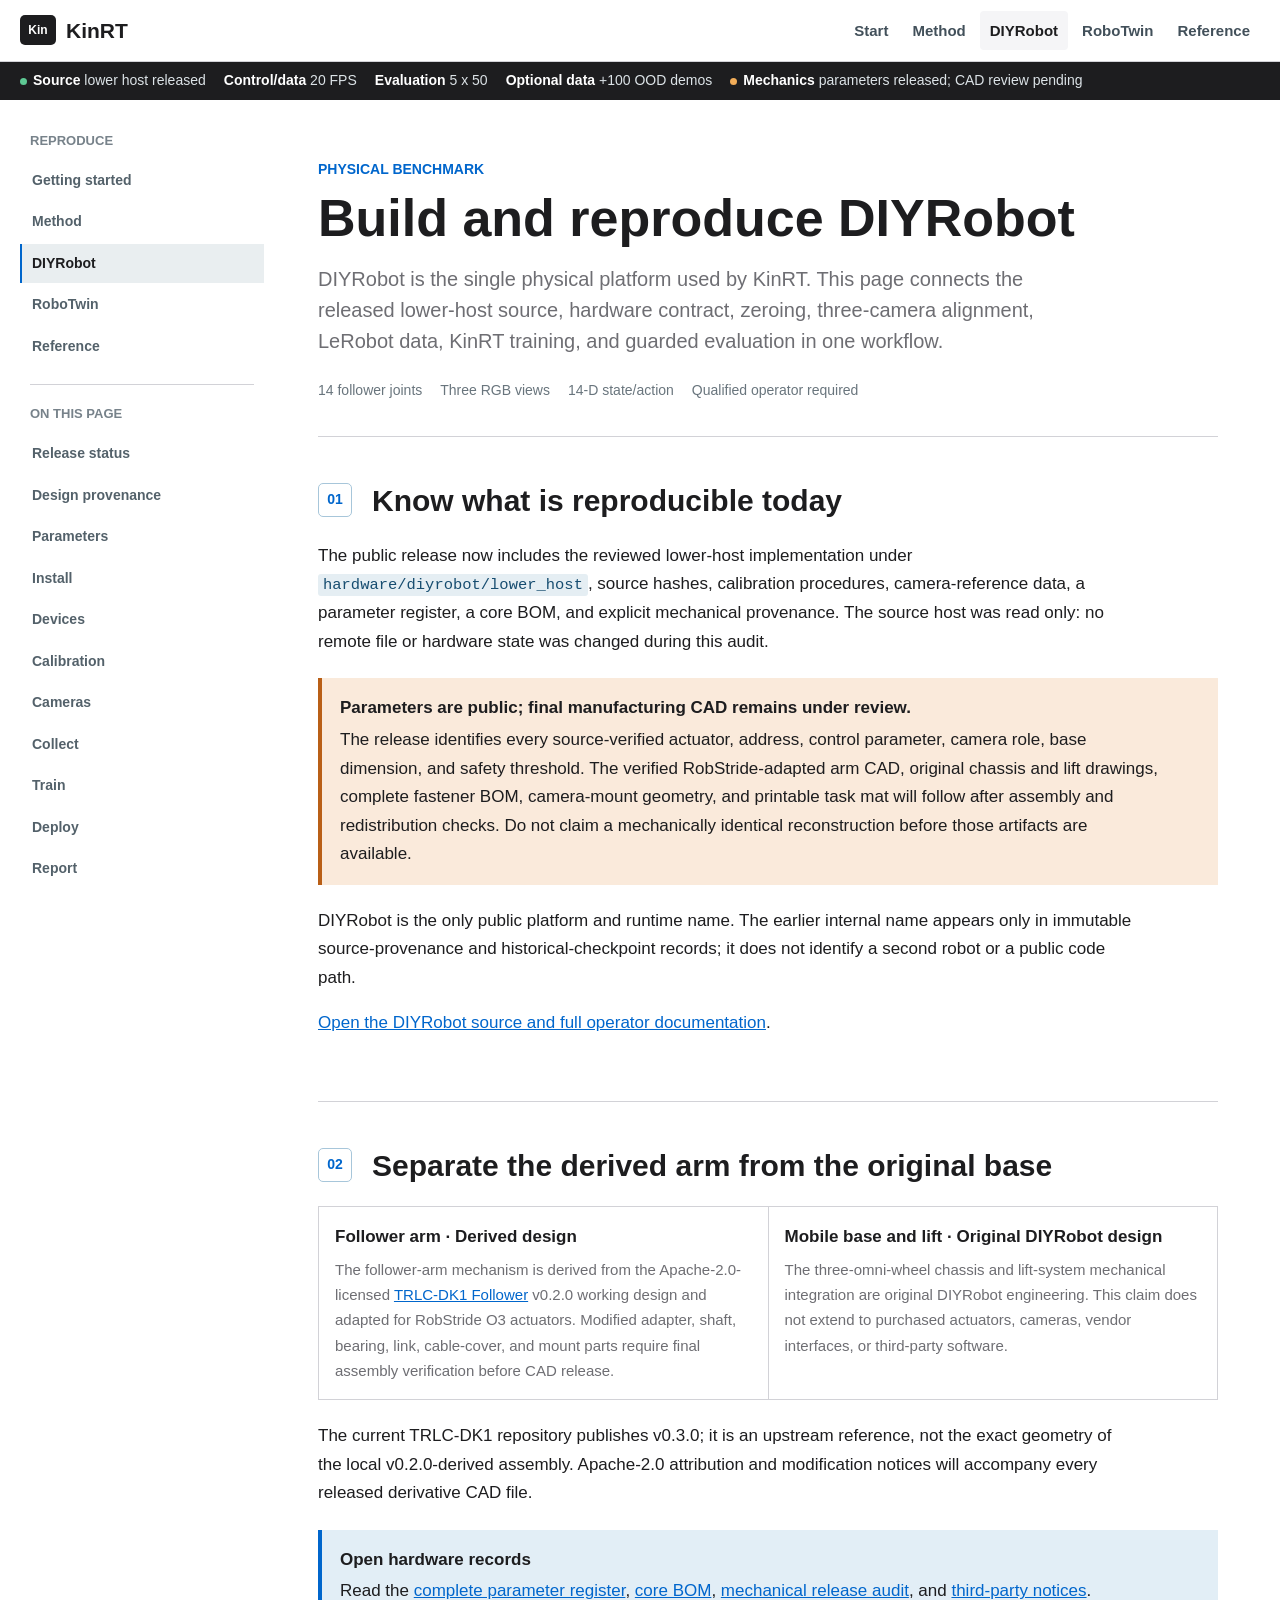
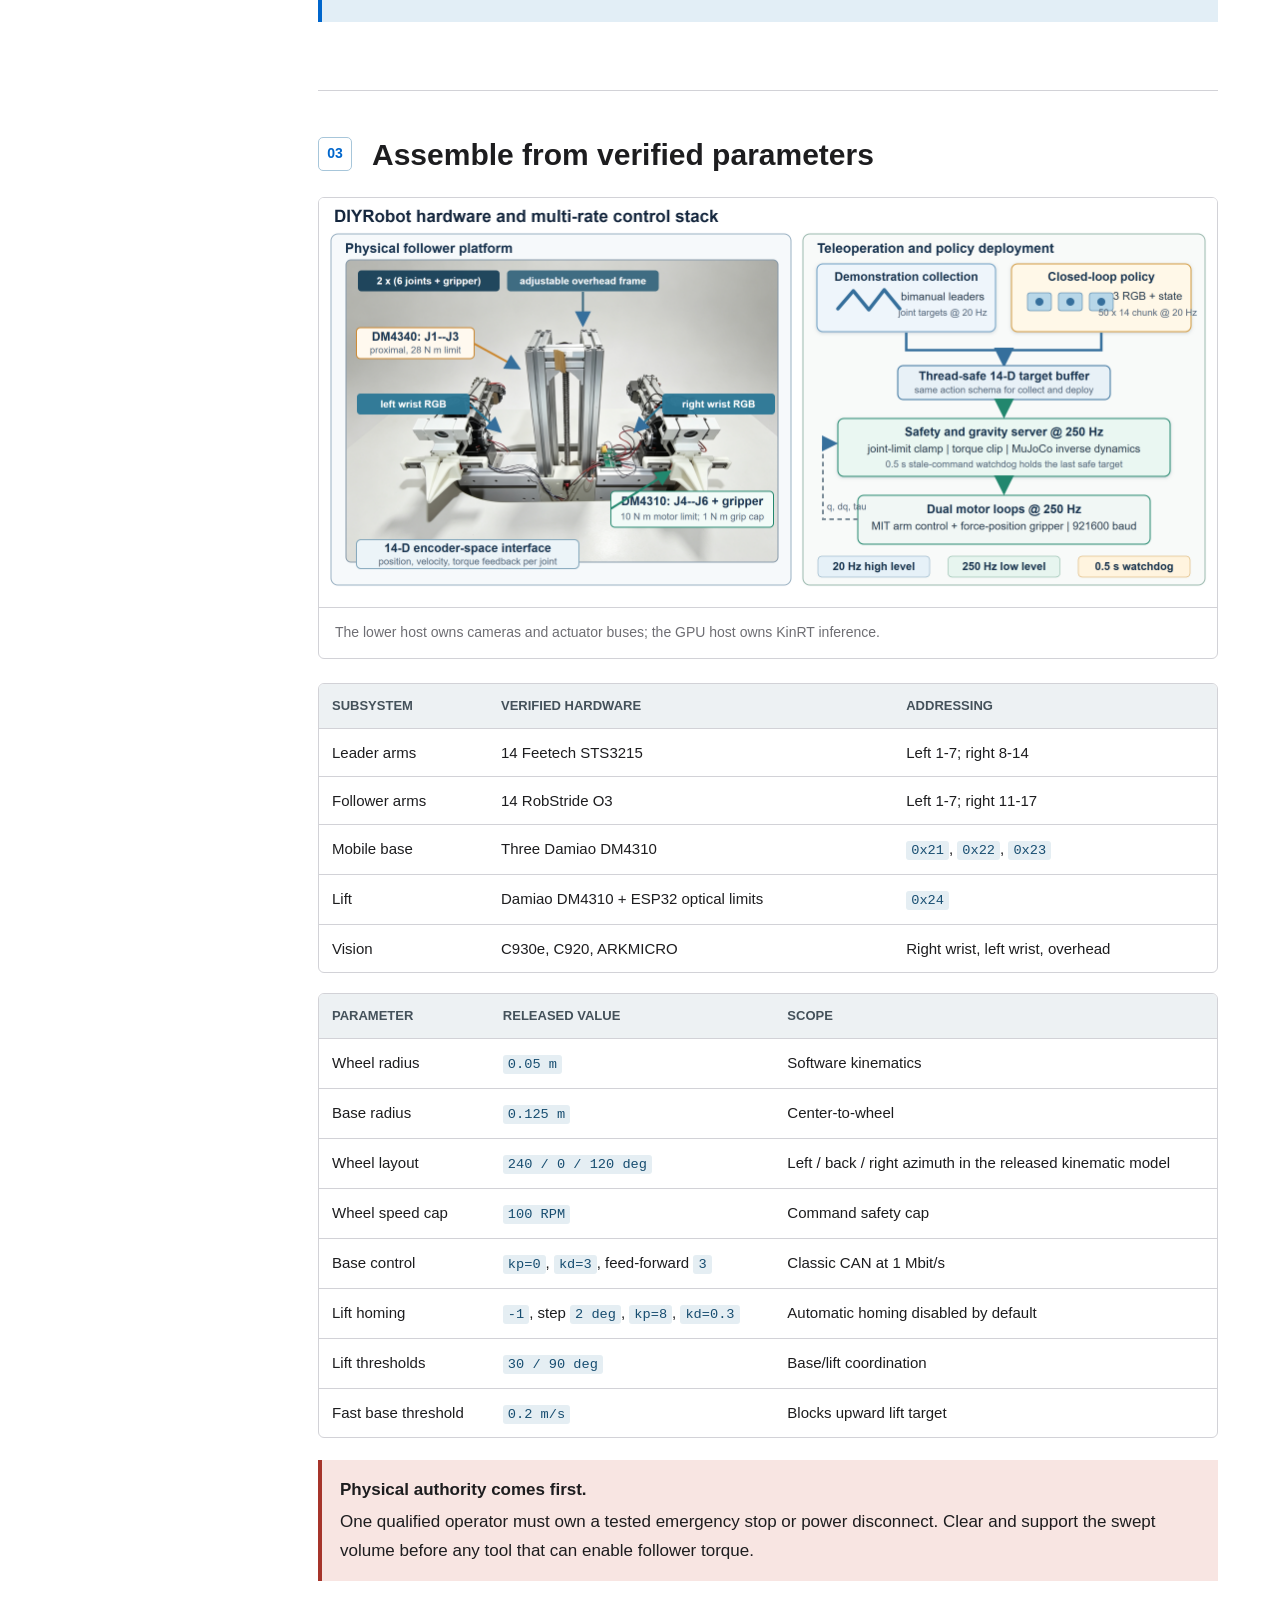
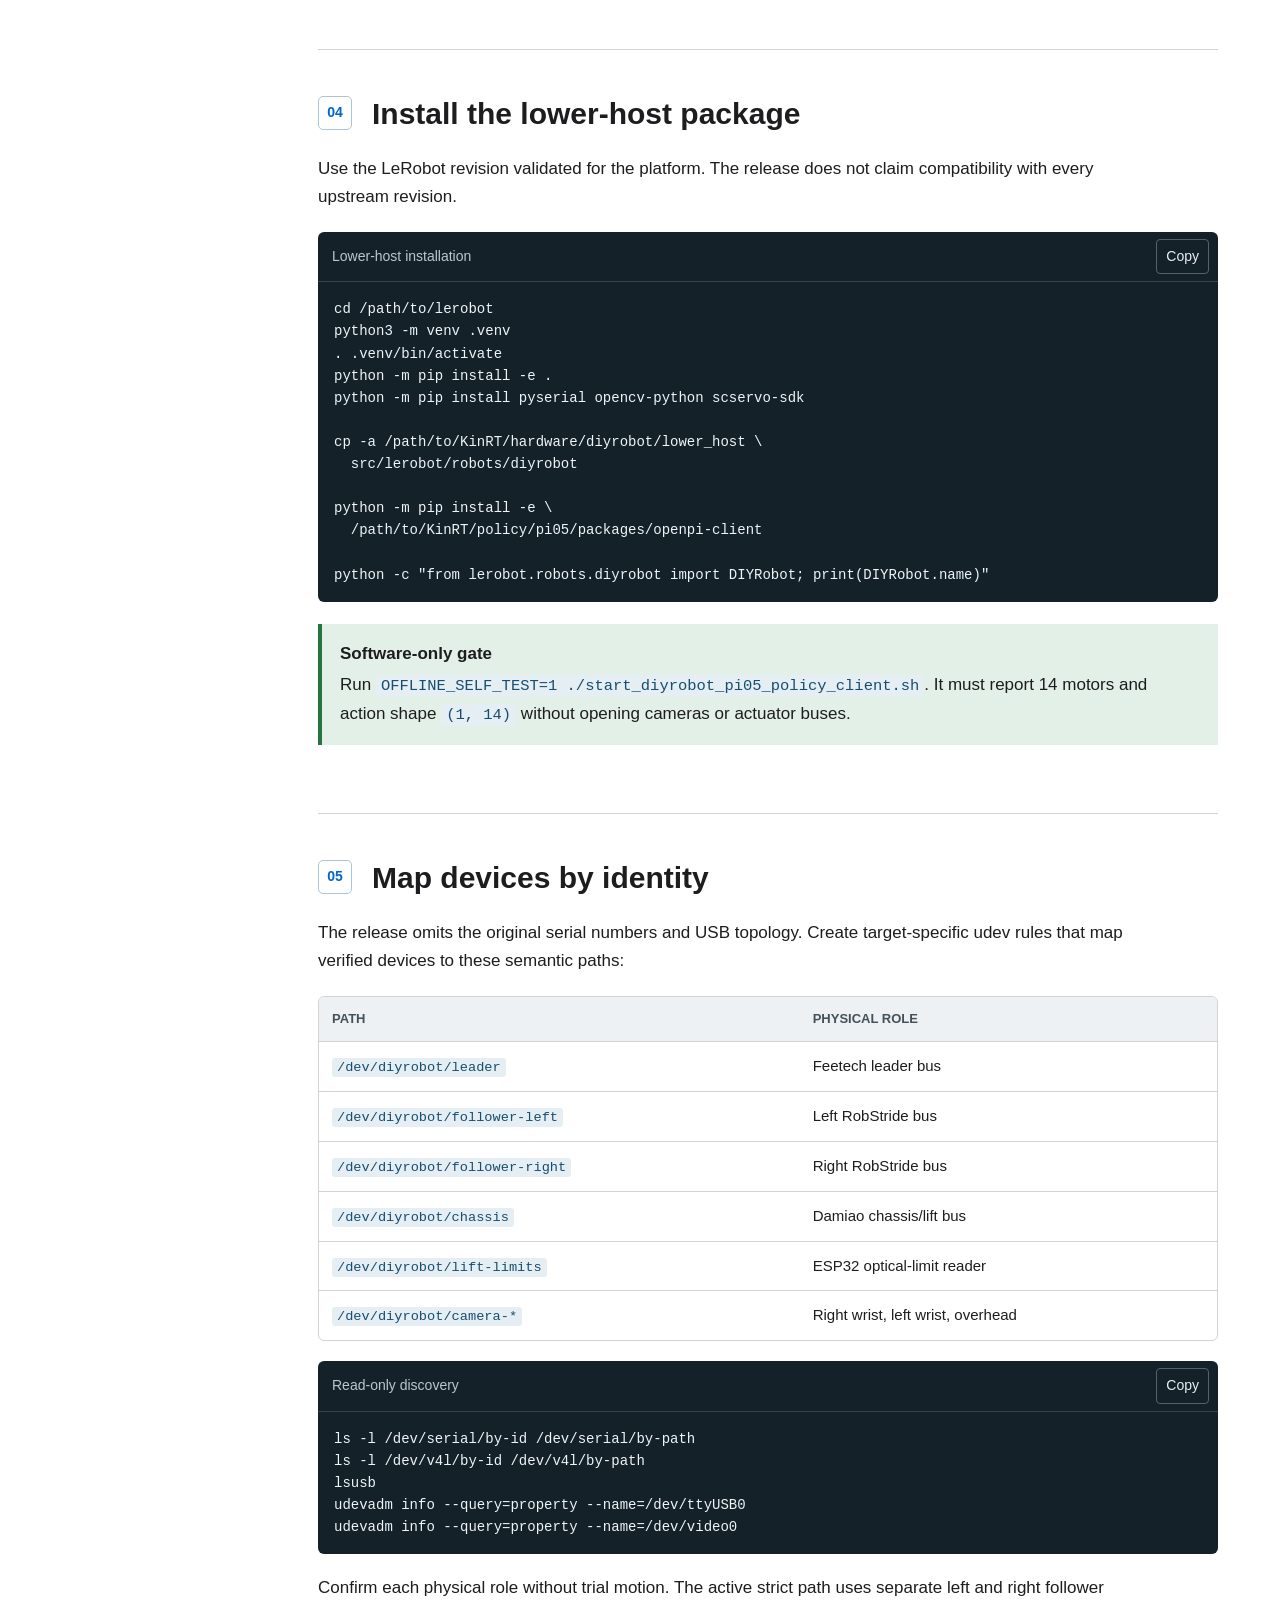
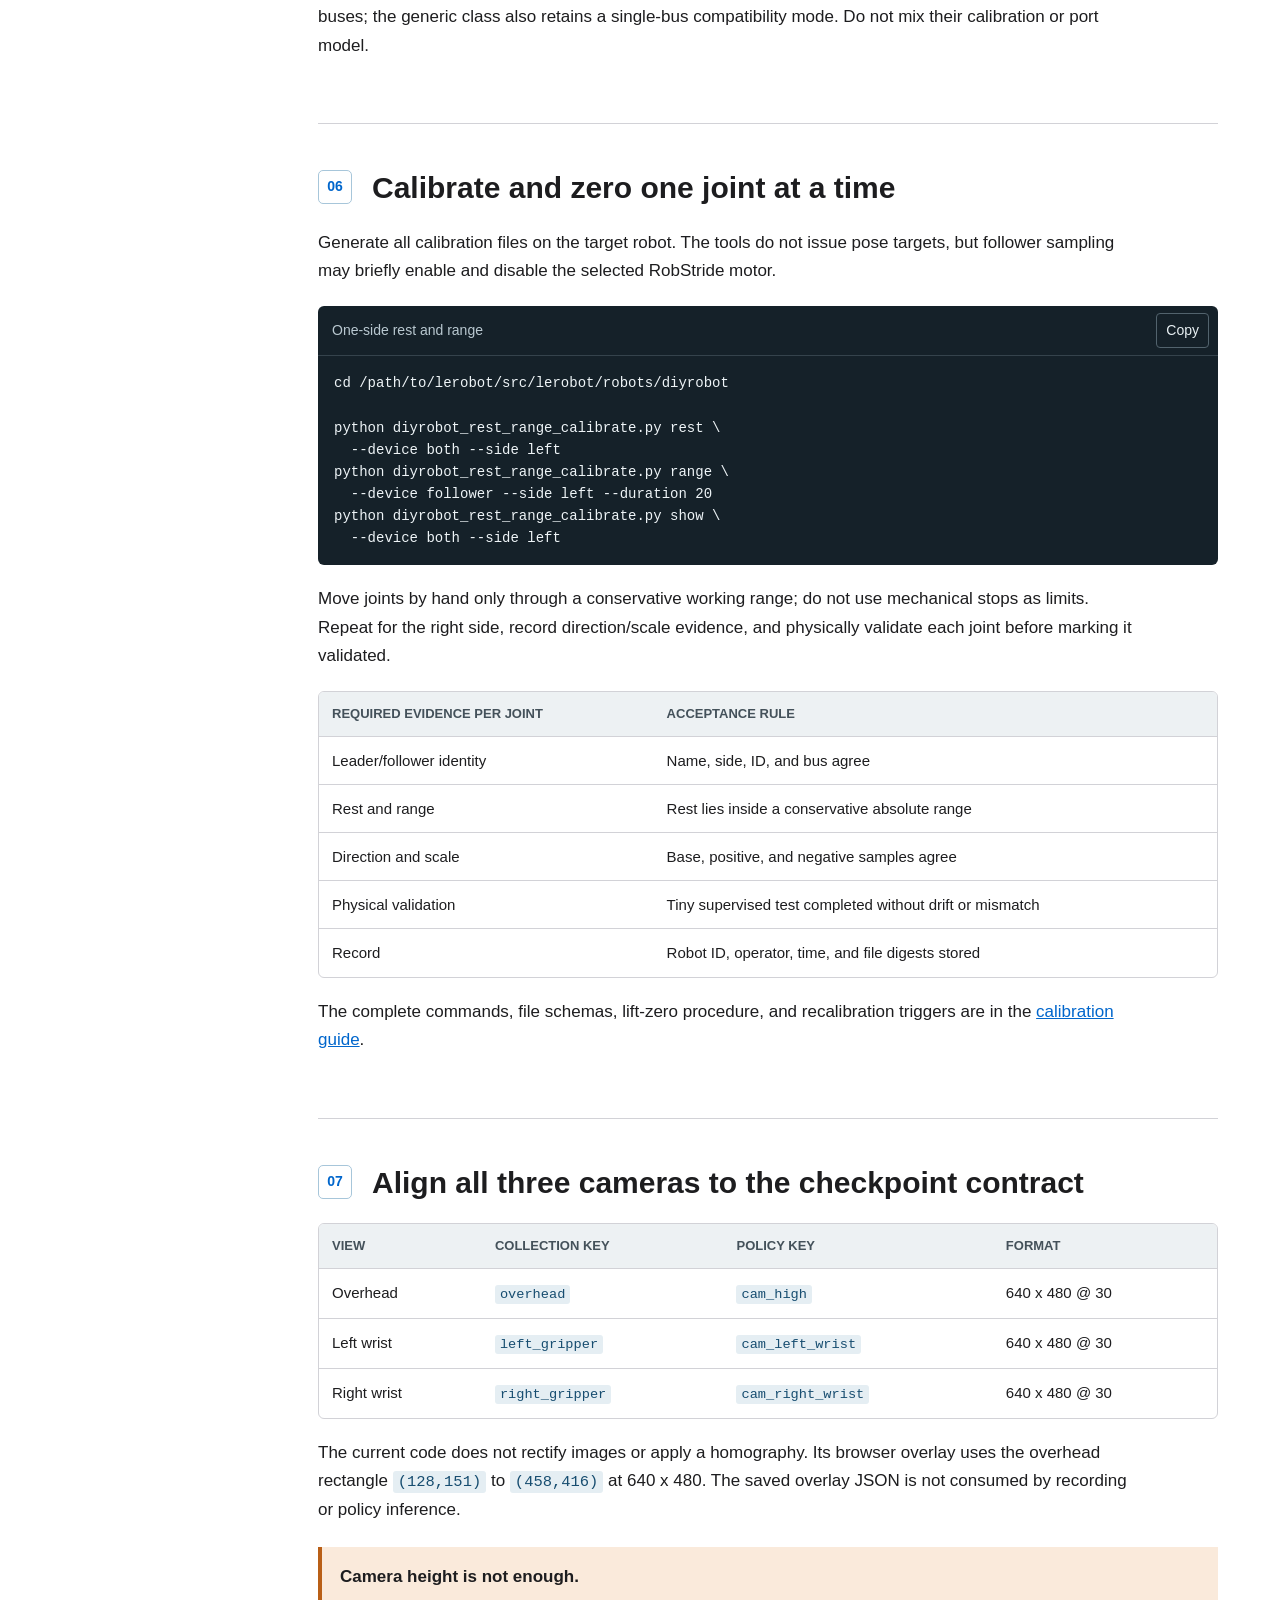
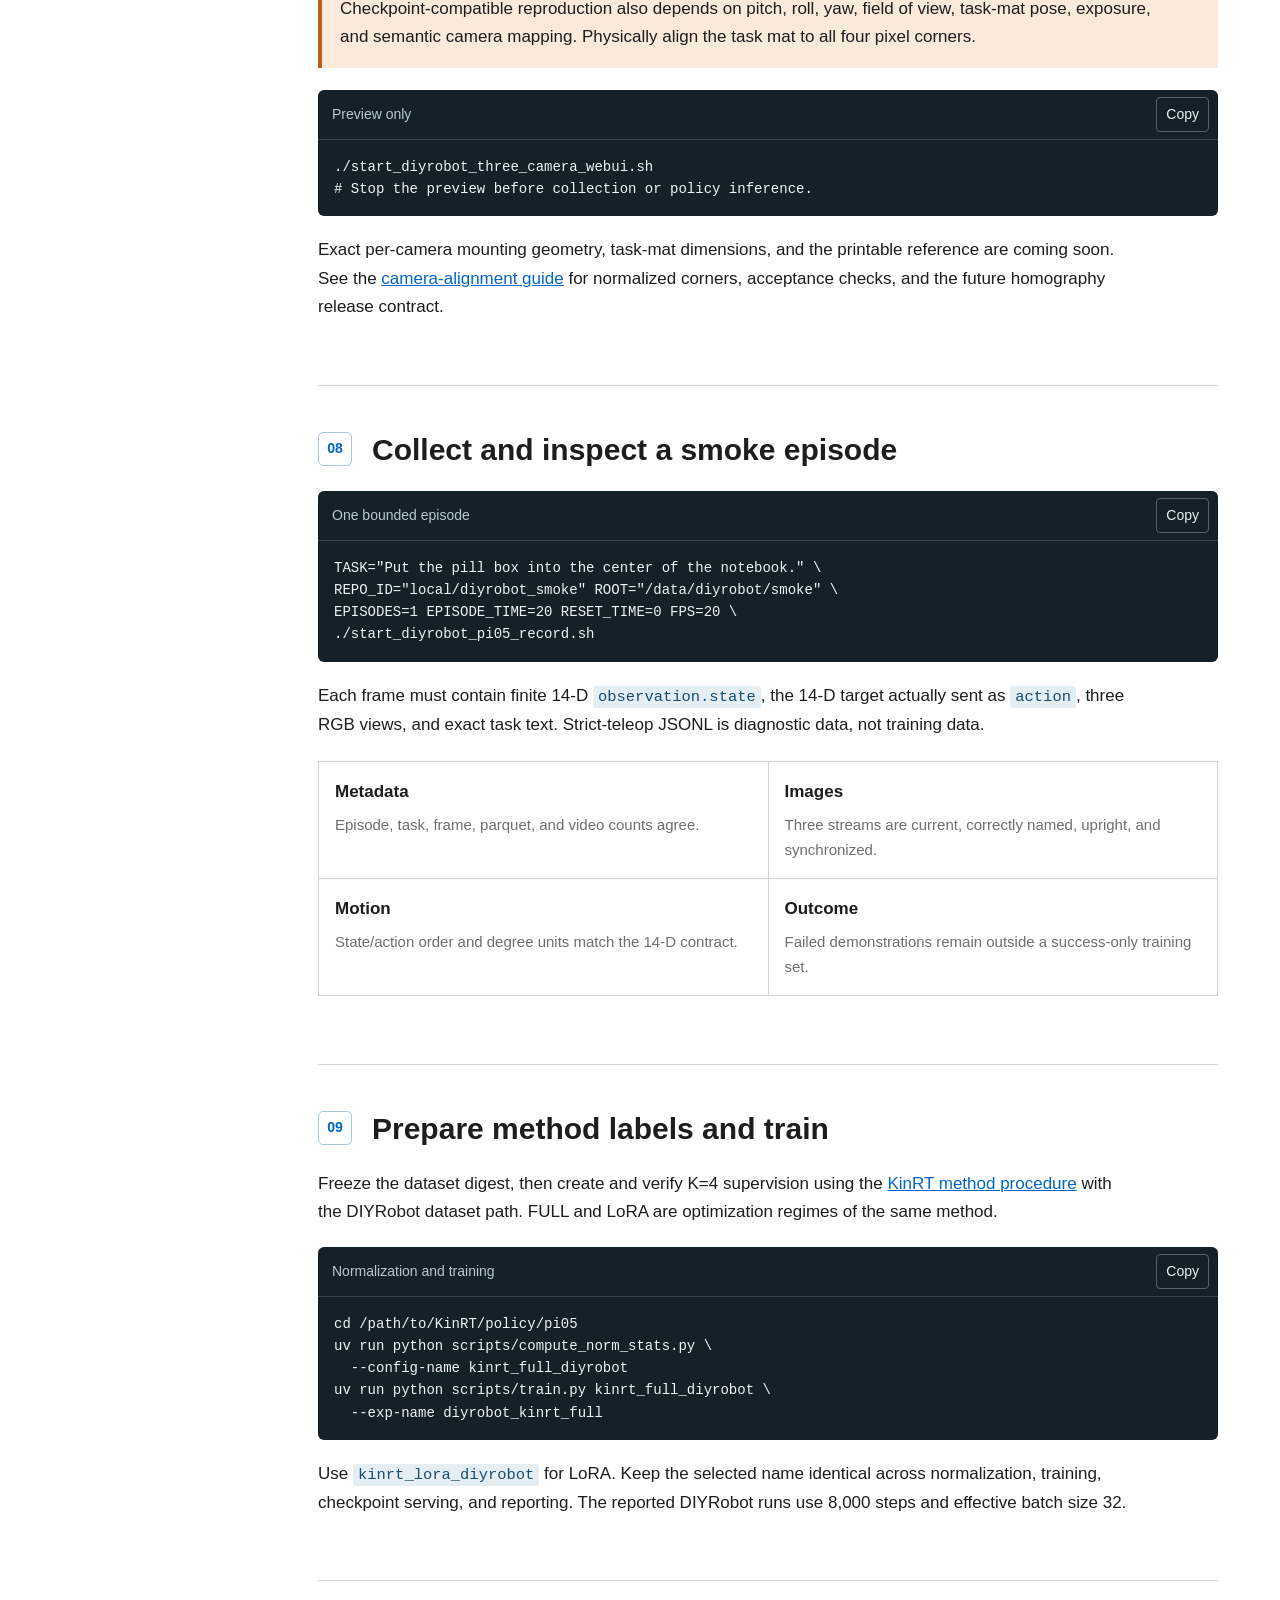
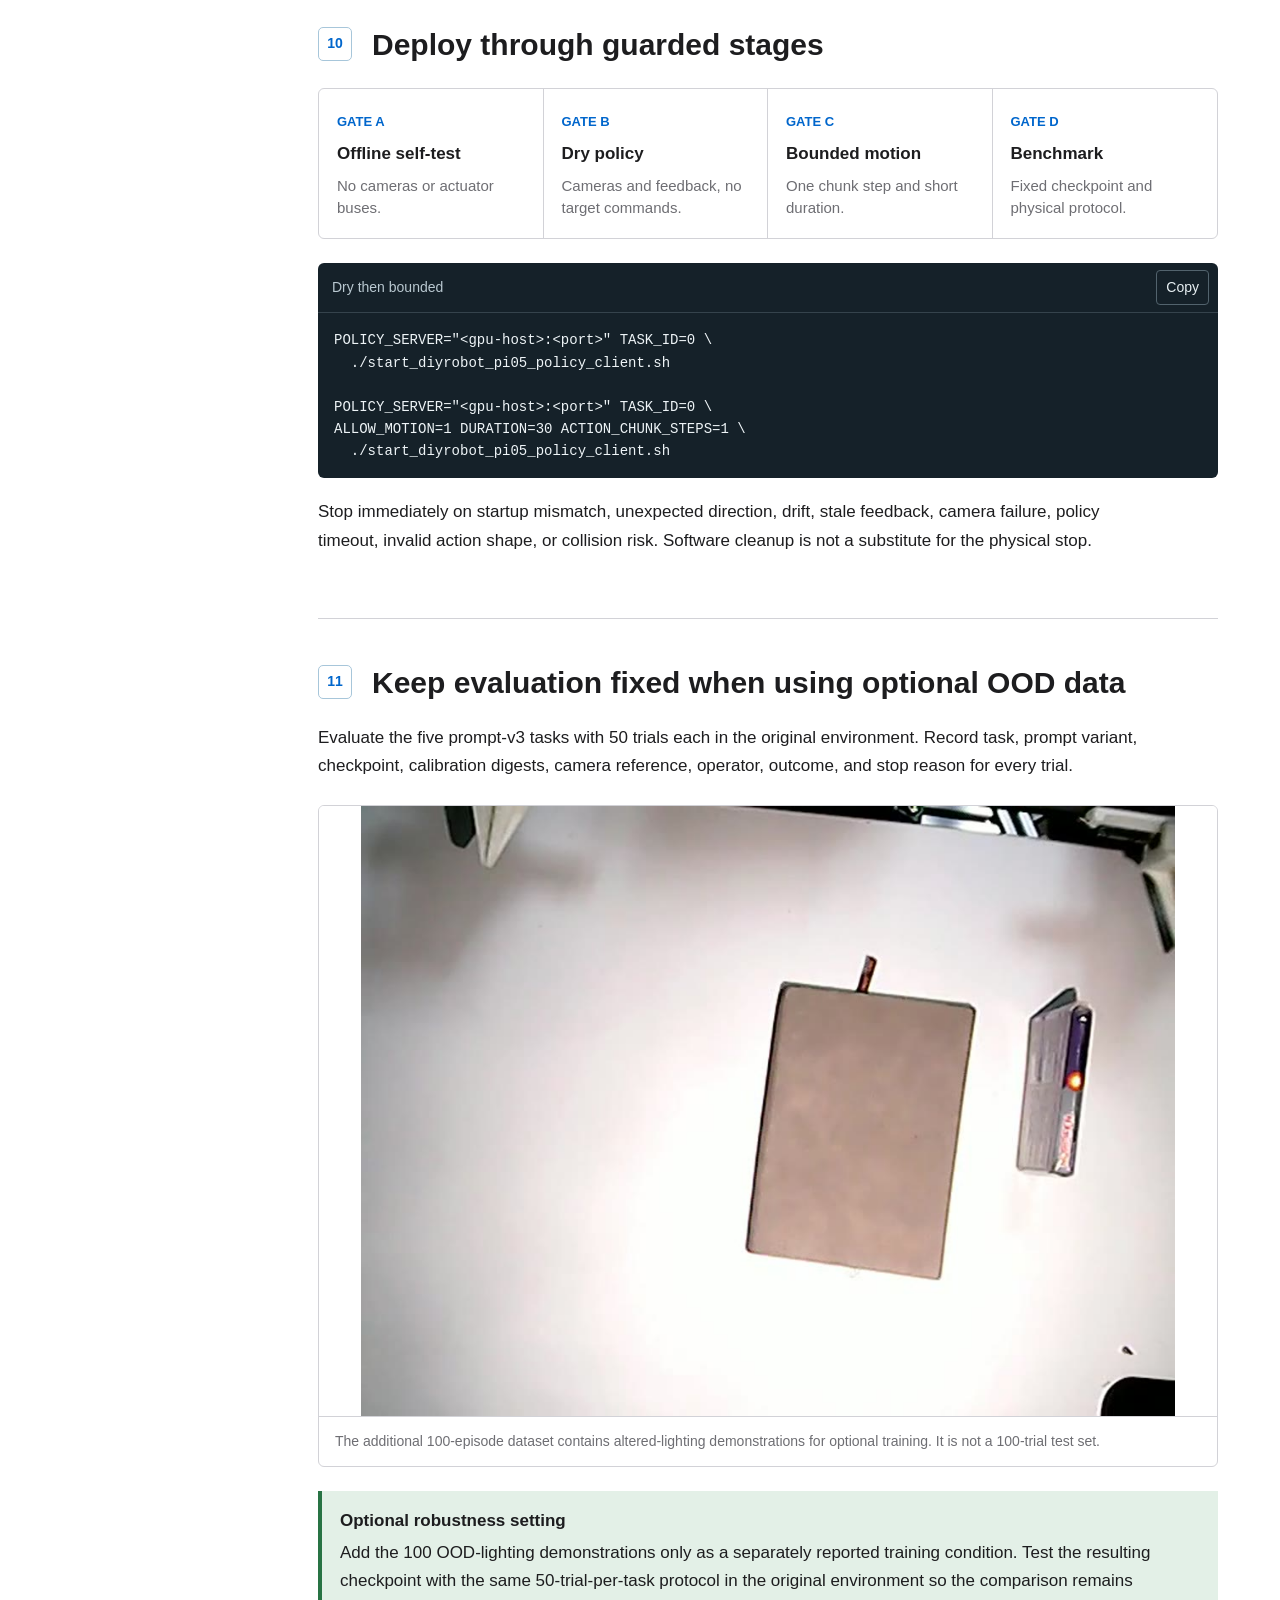
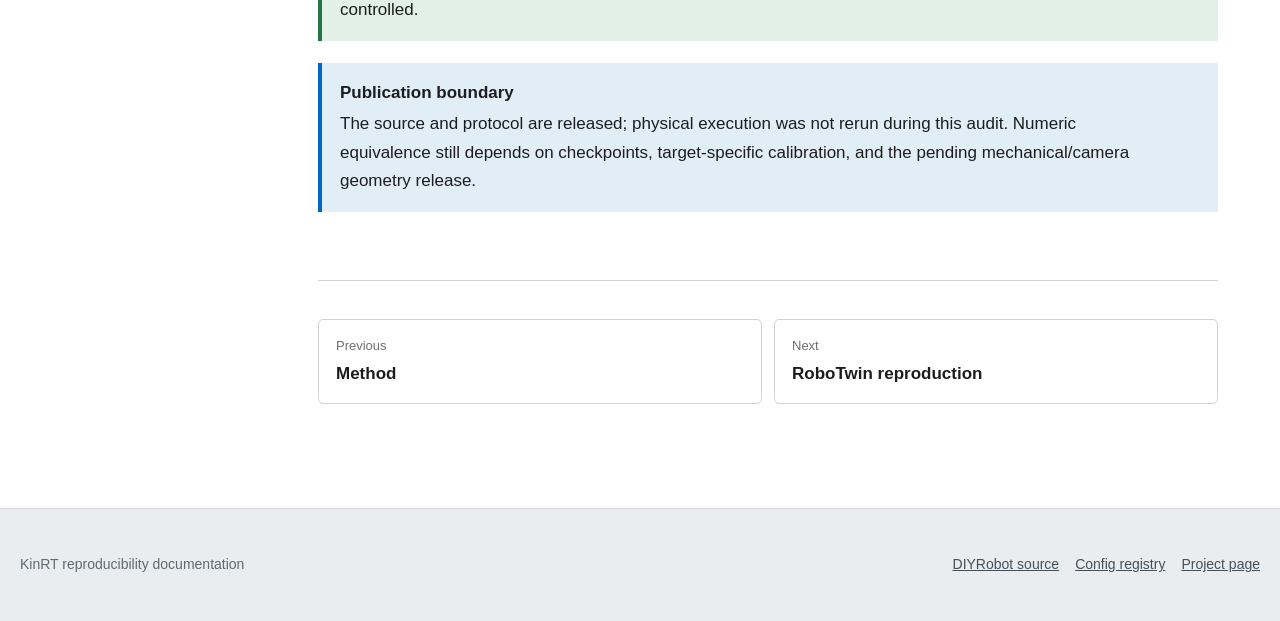
<file: docs/real-robot.html>
<!doctype html>
<html lang="en">
  <head>
    <meta charset="utf-8" />
    <meta name="viewport" content="width=device-width, initial-scale=1" />
    <meta http-equiv="refresh" content="0; url=diyrobot.html" />
    <link rel="canonical" href="diyrobot.html" />
    <title>DIYRobot | KinRT</title>
    <script>window.location.replace("diyrobot.html");</script>
  </head>
  <body>
    <p>This guide is now part of <a href="diyrobot.html">DIYRobot reproduction</a>.</p>
  </body>
</html>
</file>
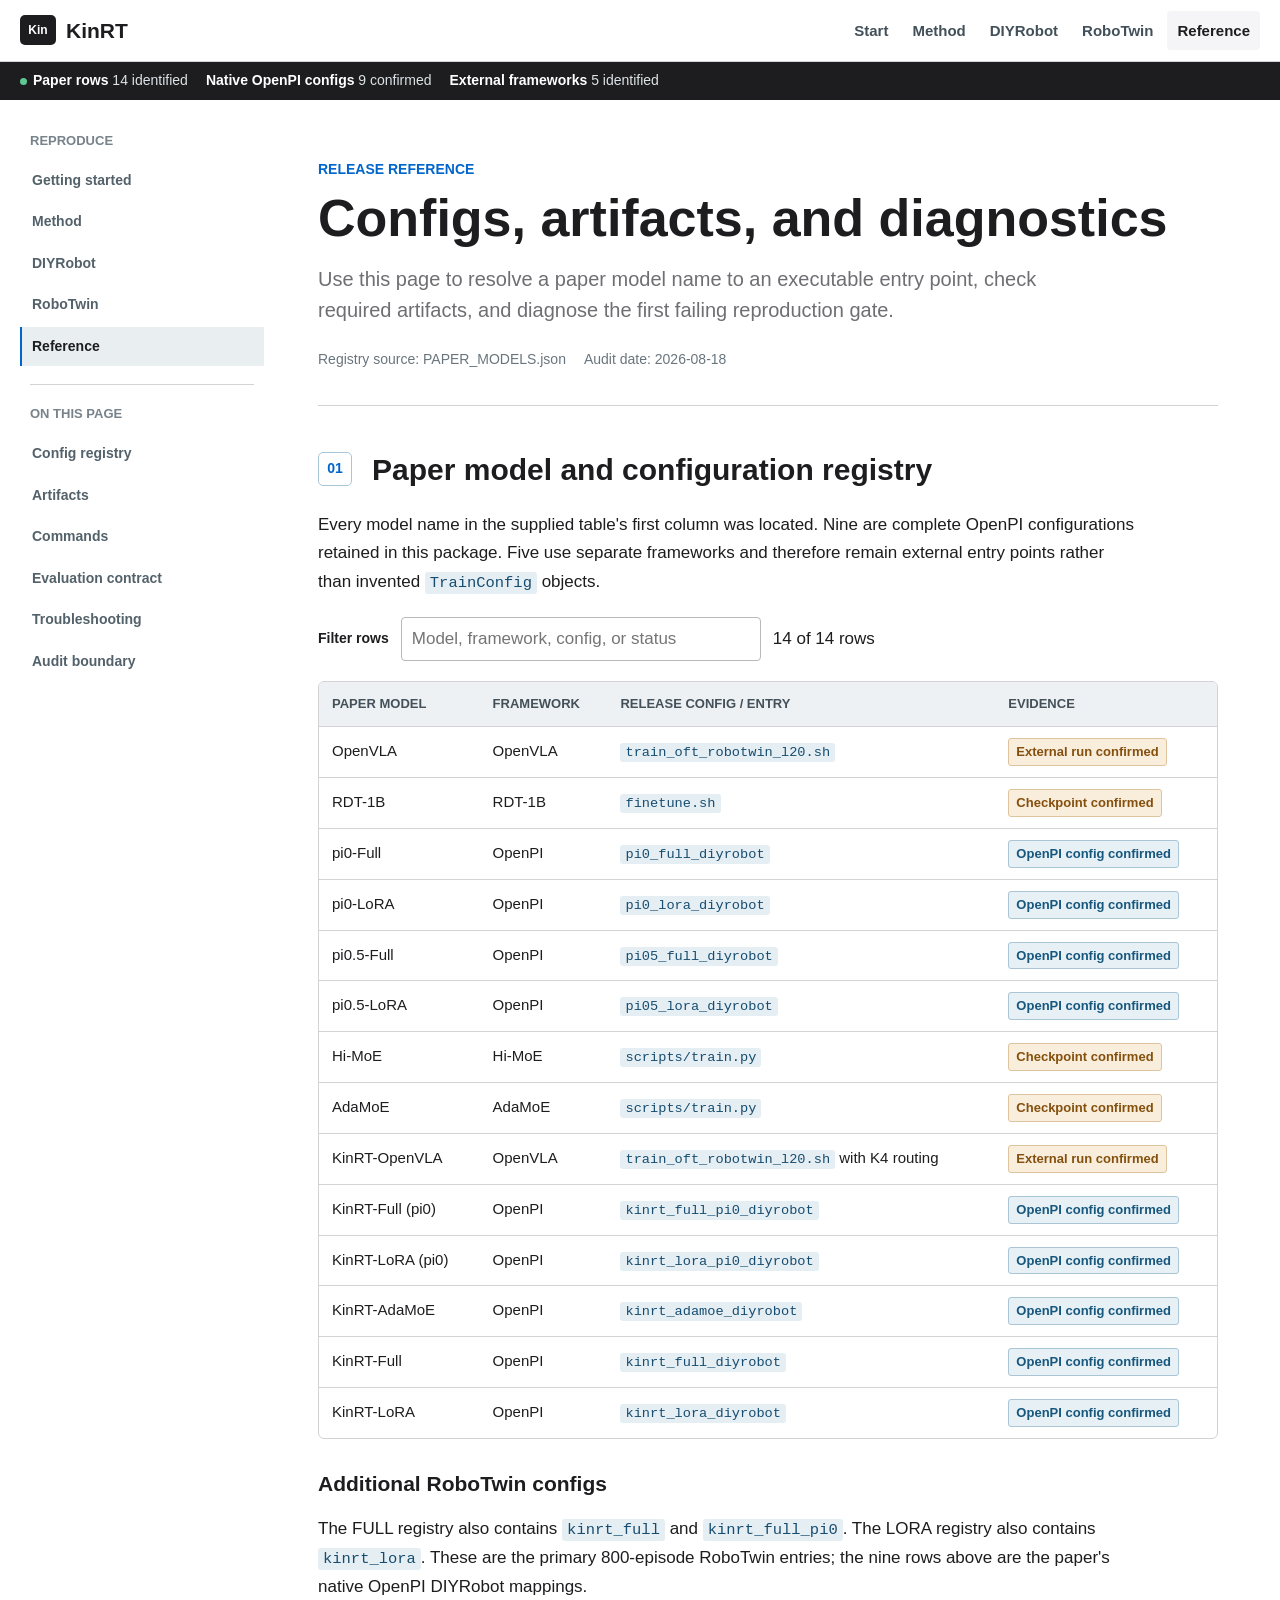
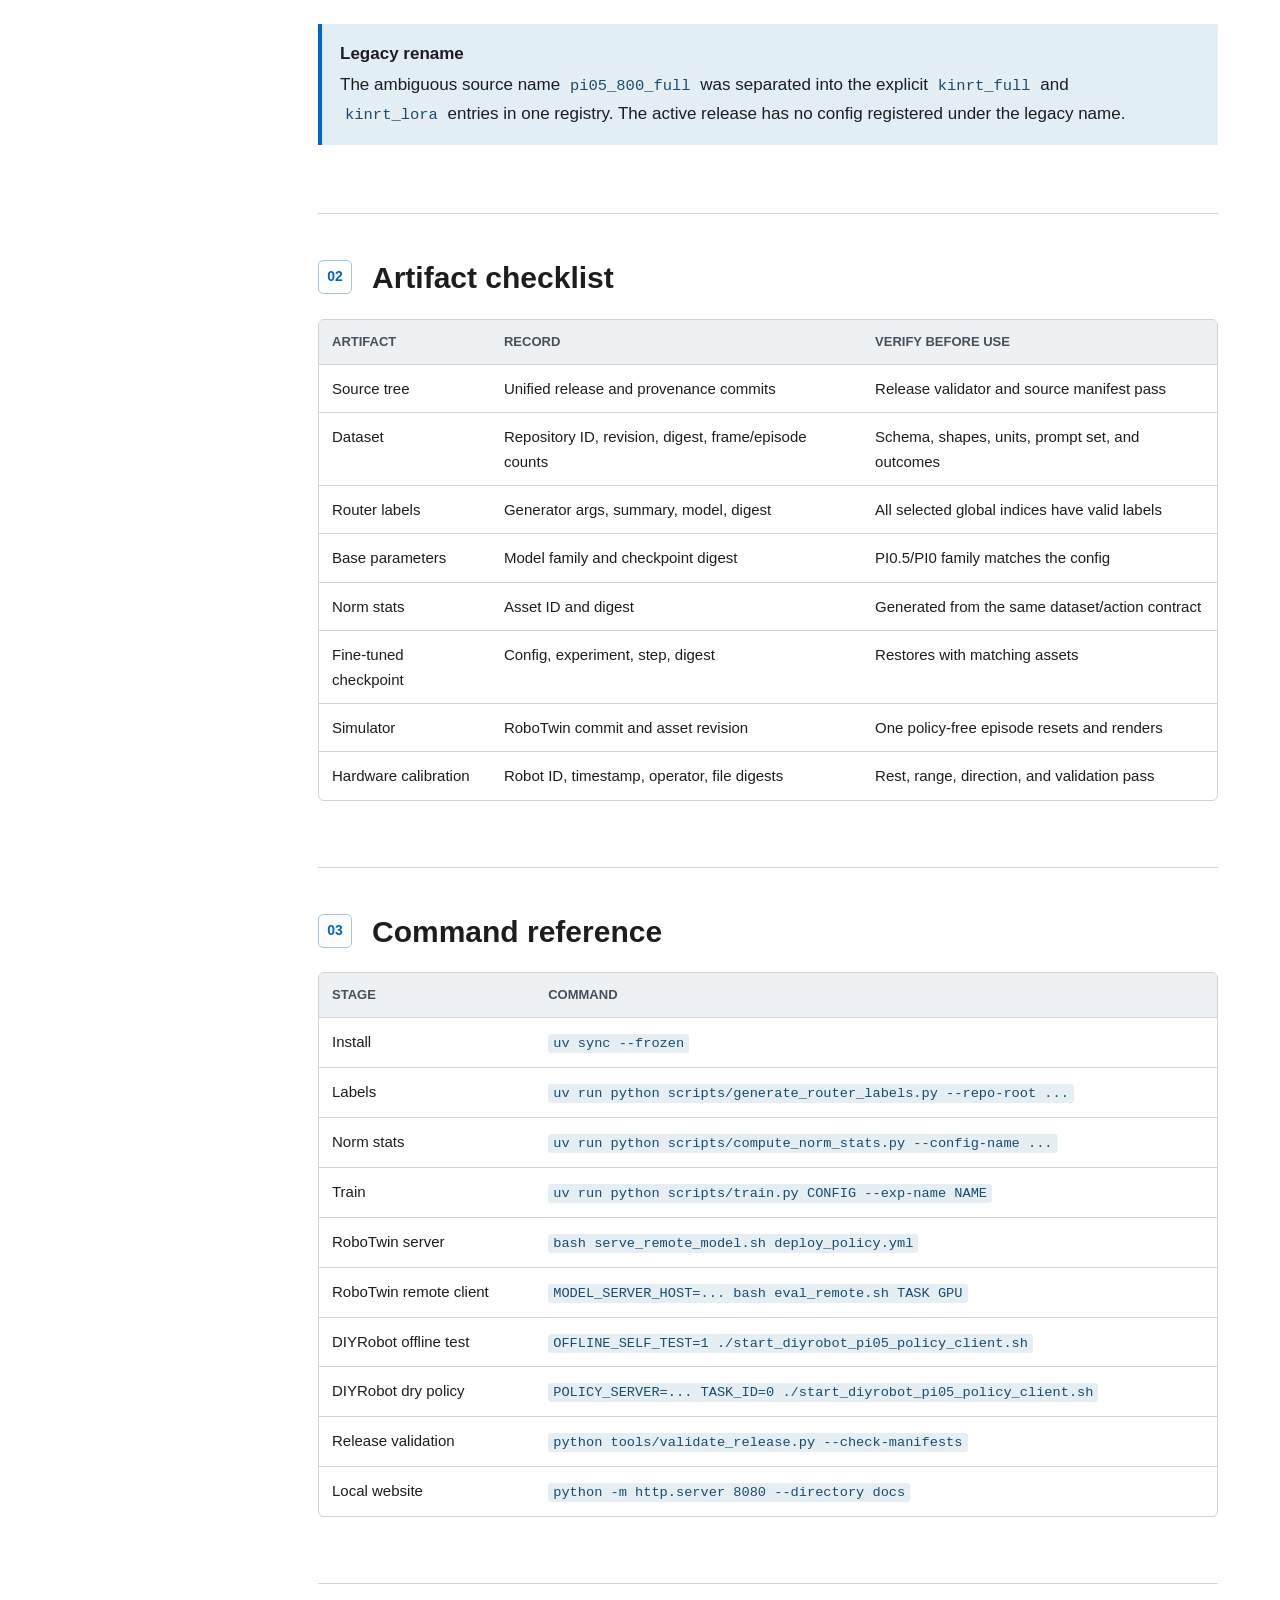
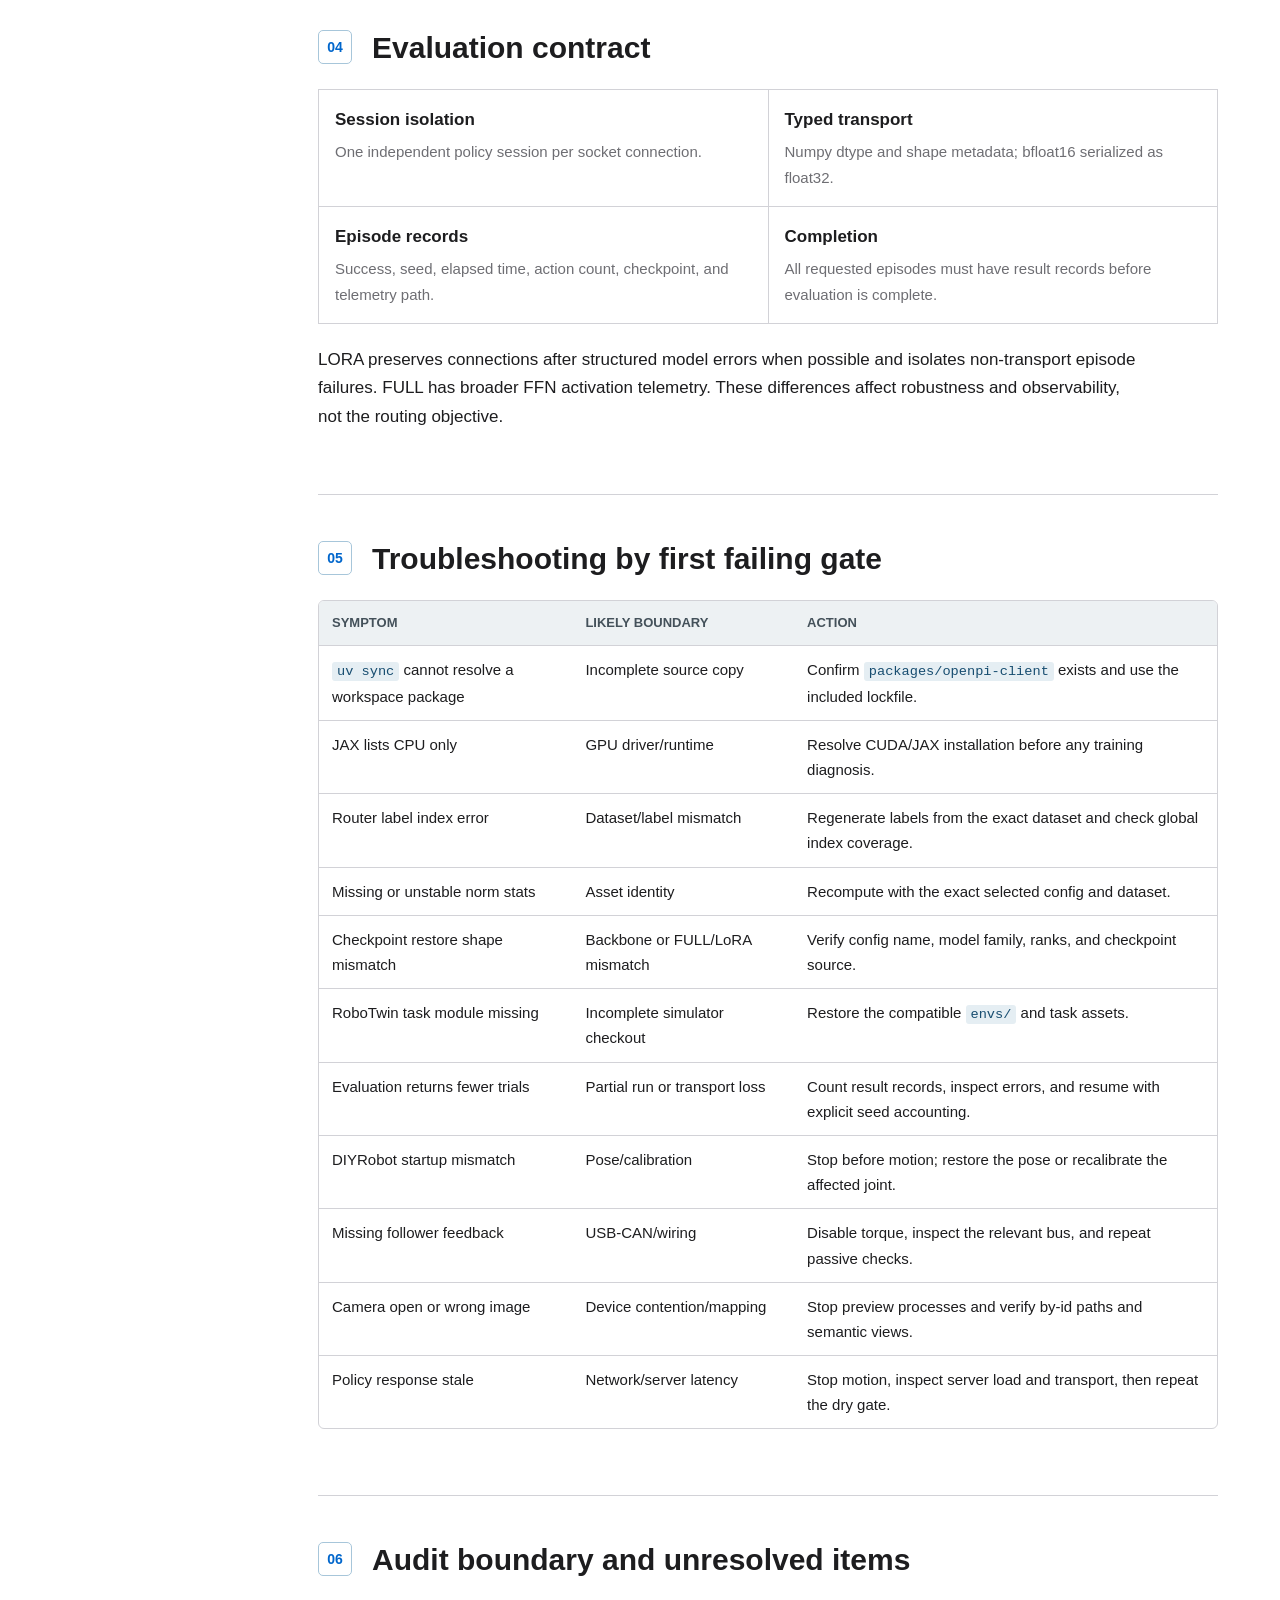
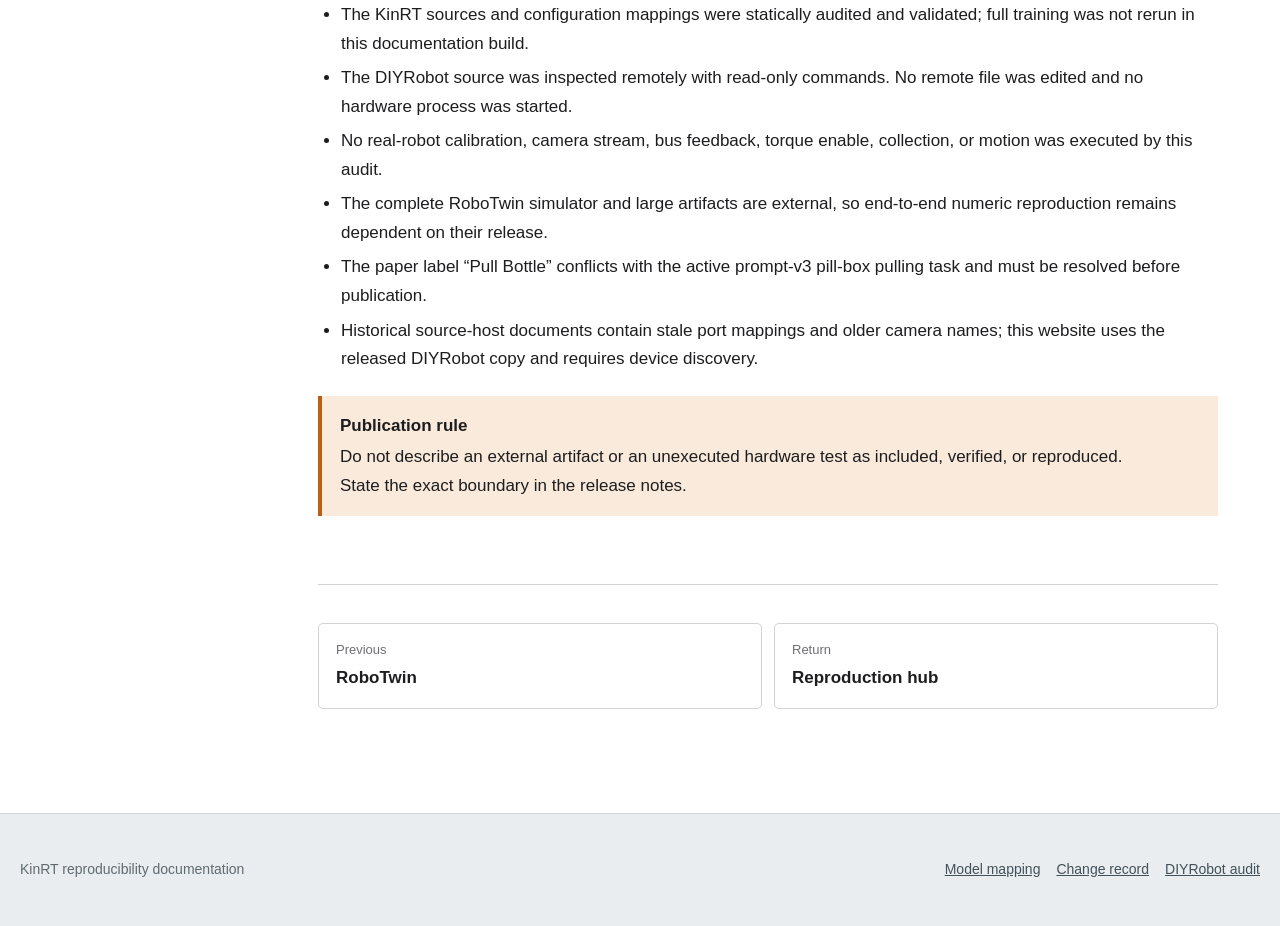
<file: docs/reference.html>
<!doctype html>
<html lang="en">
  <head>
    <meta charset="utf-8" />
    <meta name="viewport" content="width=device-width, initial-scale=1" />
    <meta name="description" content="KinRT configuration matrix, artifact checklist, commands, audit scope, and troubleshooting." />
    <title>Reference | KinRT</title>
    <link rel="stylesheet" href="styles.css?v=20260819-9" />
    <script src="app.js?v=20260819-1" defer></script>
  </head>
  <body data-page="reference">
    <a class="skip-link" href="#main">Skip to content</a>
    <header class="site-header"><div class="header-inner"><a class="brand" href="index.html"><span class="brand-mark">Kin</span>KinRT</a><button class="nav-toggle" type="button" data-nav-toggle aria-expanded="false" aria-controls="primary-nav">Menu</button><nav class="primary-nav" id="primary-nav" data-primary-nav aria-label="Primary navigation"><a href="getting-started.html" data-page-link="start">Start</a><a href="method.html" data-page-link="method">Method</a><a href="diyrobot.html" data-page-link="diyrobot">DIYRobot</a><a href="robotwin.html" data-page-link="robotwin">RoboTwin</a><a href="reference.html" data-page-link="reference">Reference</a></nav></div></header>
    <div class="release-strip"><div class="release-strip-inner"><span><span class="status-dot"></span><strong>Paper rows</strong> 14 identified</span><span><strong>Native OpenPI configs</strong> 9 confirmed</span><span><strong>External frameworks</strong> 5 identified</span></div></div>
    <div class="page docs-shell">
      <aside class="sidebar" aria-label="Documentation navigation">
        <p class="sidebar-label">Reproduce</p><nav><a href="getting-started.html" data-page-link="start">Getting started</a><a href="method.html" data-page-link="method">Method</a><a href="diyrobot.html" data-page-link="diyrobot">DIYRobot</a><a href="robotwin.html" data-page-link="robotwin">RoboTwin</a><a href="reference.html" data-page-link="reference">Reference</a></nav>
        <div class="sidebar-divider"></div><p class="sidebar-label">On this page</p><nav><a href="#configs">Config registry</a><a href="#artifacts">Artifacts</a><a href="#commands">Commands</a><a href="#evaluation">Evaluation contract</a><a href="#troubleshooting">Troubleshooting</a><a href="#audit">Audit boundary</a></nav>
      </aside>
      <main class="doc-main" id="main">
        <header class="doc-header">
          <p class="kicker">Release reference</p><h1>Configs, artifacts, and diagnostics</h1>
          <p class="doc-lead">Use this page to resolve a paper model name to an executable entry point, check required artifacts, and diagnose the first failing reproduction gate.</p>
          <div class="doc-meta"><span>Registry source: PAPER_MODELS.json</span><span>Audit date: 2026-08-18</span></div>
        </header>

        <section class="section" id="configs">
          <div class="section-head"><span class="section-index">01</span><div><h2>Paper model and configuration registry</h2></div></div>
          <p>Every model name in the supplied table's first column was located. Nine are complete OpenPI configurations retained in this package. Five use separate frameworks and therefore remain external entry points rather than invented <code>TrainConfig</code> objects.</p>
          <div class="filter-bar"><label for="config-filter">Filter rows</label><input id="config-filter" type="search" placeholder="Model, framework, config, or status" data-config-filter /><span data-config-count aria-live="polite"></span></div>
          <div class="table-wrap"><table><thead><tr><th>Paper model</th><th>Framework</th><th>Release config / entry</th><th>Evidence</th></tr></thead><tbody>
            <tr data-config-row><td>OpenVLA</td><td>OpenVLA</td><td><code>train_oft_robotwin_l20.sh</code></td><td><span class="tag external">External run confirmed</span></td></tr>
            <tr data-config-row><td>RDT-1B</td><td>RDT-1B</td><td><code>finetune.sh</code></td><td><span class="tag external">Checkpoint confirmed</span></td></tr>
            <tr data-config-row><td>pi0-Full</td><td>OpenPI</td><td><code>pi0_full_diyrobot</code></td><td><span class="tag">OpenPI config confirmed</span></td></tr>
            <tr data-config-row><td>pi0-LoRA</td><td>OpenPI</td><td><code>pi0_lora_diyrobot</code></td><td><span class="tag">OpenPI config confirmed</span></td></tr>
            <tr data-config-row><td>pi0.5-Full</td><td>OpenPI</td><td><code>pi05_full_diyrobot</code></td><td><span class="tag">OpenPI config confirmed</span></td></tr>
            <tr data-config-row><td>pi0.5-LoRA</td><td>OpenPI</td><td><code>pi05_lora_diyrobot</code></td><td><span class="tag">OpenPI config confirmed</span></td></tr>
            <tr data-config-row><td>Hi-MoE</td><td>Hi-MoE</td><td><code>scripts/train.py</code></td><td><span class="tag external">Checkpoint confirmed</span></td></tr>
            <tr data-config-row><td>AdaMoE</td><td>AdaMoE</td><td><code>scripts/train.py</code></td><td><span class="tag external">Checkpoint confirmed</span></td></tr>
            <tr data-config-row><td>KinRT-OpenVLA</td><td>OpenVLA</td><td><code>train_oft_robotwin_l20.sh</code> with K4 routing</td><td><span class="tag external">External run confirmed</span></td></tr>
            <tr data-config-row><td>KinRT-Full (pi0)</td><td>OpenPI</td><td><code>kinrt_full_pi0_diyrobot</code></td><td><span class="tag">OpenPI config confirmed</span></td></tr>
            <tr data-config-row><td>KinRT-LoRA (pi0)</td><td>OpenPI</td><td><code>kinrt_lora_pi0_diyrobot</code></td><td><span class="tag">OpenPI config confirmed</span></td></tr>
            <tr data-config-row><td>KinRT-AdaMoE</td><td>OpenPI</td><td><code>kinrt_adamoe_diyrobot</code></td><td><span class="tag">OpenPI config confirmed</span></td></tr>
            <tr data-config-row><td>KinRT-Full</td><td>OpenPI</td><td><code>kinrt_full_diyrobot</code></td><td><span class="tag">OpenPI config confirmed</span></td></tr>
            <tr data-config-row><td>KinRT-LoRA</td><td>OpenPI</td><td><code>kinrt_lora_diyrobot</code></td><td><span class="tag">OpenPI config confirmed</span></td></tr>
          </tbody></table></div>
          <h3>Additional RoboTwin configs</h3>
          <p>The FULL registry also contains <code>kinrt_full</code> and <code>kinrt_full_pi0</code>. The LORA registry also contains <code>kinrt_lora</code>. These are the primary 800-episode RoboTwin entries; the nine rows above are the paper's native OpenPI DIYRobot mappings.</p>
          <div class="callout"><strong>Legacy rename</strong><p>The ambiguous source name <code>pi05_800_full</code> was separated into the explicit <code>kinrt_full</code> and <code>kinrt_lora</code> entries in one registry. The active release has no config registered under the legacy name.</p></div>
        </section>

        <section class="section" id="artifacts">
          <div class="section-head"><span class="section-index">02</span><div><h2>Artifact checklist</h2></div></div>
          <div class="table-wrap"><table><thead><tr><th>Artifact</th><th>Record</th><th>Verify before use</th></tr></thead><tbody>
            <tr><td>Source tree</td><td>Unified release and provenance commits</td><td>Release validator and source manifest pass</td></tr>
            <tr><td>Dataset</td><td>Repository ID, revision, digest, frame/episode counts</td><td>Schema, shapes, units, prompt set, and outcomes</td></tr>
            <tr><td>Router labels</td><td>Generator args, summary, model, digest</td><td>All selected global indices have valid labels</td></tr>
            <tr><td>Base parameters</td><td>Model family and checkpoint digest</td><td>PI0.5/PI0 family matches the config</td></tr>
            <tr><td>Norm stats</td><td>Asset ID and digest</td><td>Generated from the same dataset/action contract</td></tr>
            <tr><td>Fine-tuned checkpoint</td><td>Config, experiment, step, digest</td><td>Restores with matching assets</td></tr>
            <tr><td>Simulator</td><td>RoboTwin commit and asset revision</td><td>One policy-free episode resets and renders</td></tr>
            <tr><td>Hardware calibration</td><td>Robot ID, timestamp, operator, file digests</td><td>Rest, range, direction, and validation pass</td></tr>
          </tbody></table></div>
        </section>

        <section class="section" id="commands">
          <div class="section-head"><span class="section-index">03</span><div><h2>Command reference</h2></div></div>
          <div class="table-wrap"><table><thead><tr><th>Stage</th><th>Command</th></tr></thead><tbody>
            <tr><td>Install</td><td><code>uv sync --frozen</code></td></tr>
            <tr><td>Labels</td><td><code>uv run python scripts/generate_router_labels.py --repo-root ...</code></td></tr>
            <tr><td>Norm stats</td><td><code>uv run python scripts/compute_norm_stats.py --config-name ...</code></td></tr>
            <tr><td>Train</td><td><code>uv run python scripts/train.py CONFIG --exp-name NAME</code></td></tr>
            <tr><td>RoboTwin server</td><td><code>bash serve_remote_model.sh deploy_policy.yml</code></td></tr>
            <tr><td>RoboTwin remote client</td><td><code>MODEL_SERVER_HOST=... bash eval_remote.sh TASK GPU</code></td></tr>
            <tr><td>DIYRobot offline test</td><td><code>OFFLINE_SELF_TEST=1 ./start_diyrobot_pi05_policy_client.sh</code></td></tr>
            <tr><td>DIYRobot dry policy</td><td><code>POLICY_SERVER=... TASK_ID=0 ./start_diyrobot_pi05_policy_client.sh</code></td></tr>
            <tr><td>Release validation</td><td><code>python tools/validate_release.py --check-manifests</code></td></tr>
            <tr><td>Local website</td><td><code>python -m http.server 8080 --directory docs</code></td></tr>
          </tbody></table></div>
        </section>

        <section class="section" id="evaluation">
          <div class="section-head"><span class="section-index">04</span><div><h2>Evaluation contract</h2></div></div>
          <div class="checklist">
            <div class="check-item"><strong>Session isolation</strong><p>One independent policy session per socket connection.</p></div>
            <div class="check-item"><strong>Typed transport</strong><p>Numpy dtype and shape metadata; bfloat16 serialized as float32.</p></div>
            <div class="check-item"><strong>Episode records</strong><p>Success, seed, elapsed time, action count, checkpoint, and telemetry path.</p></div>
            <div class="check-item"><strong>Completion</strong><p>All requested episodes must have result records before evaluation is complete.</p></div>
          </div>
          <p>LORA preserves connections after structured model errors when possible and isolates non-transport episode failures. FULL has broader FFN activation telemetry. These differences affect robustness and observability, not the routing objective.</p>
        </section>

        <section class="section" id="troubleshooting">
          <div class="section-head"><span class="section-index">05</span><div><h2>Troubleshooting by first failing gate</h2></div></div>
          <div class="table-wrap"><table><thead><tr><th>Symptom</th><th>Likely boundary</th><th>Action</th></tr></thead><tbody>
            <tr><td><code>uv sync</code> cannot resolve a workspace package</td><td>Incomplete source copy</td><td>Confirm <code>packages/openpi-client</code> exists and use the included lockfile.</td></tr>
            <tr><td>JAX lists CPU only</td><td>GPU driver/runtime</td><td>Resolve CUDA/JAX installation before any training diagnosis.</td></tr>
            <tr><td>Router label index error</td><td>Dataset/label mismatch</td><td>Regenerate labels from the exact dataset and check global index coverage.</td></tr>
            <tr><td>Missing or unstable norm stats</td><td>Asset identity</td><td>Recompute with the exact selected config and dataset.</td></tr>
            <tr><td>Checkpoint restore shape mismatch</td><td>Backbone or FULL/LoRA mismatch</td><td>Verify config name, model family, ranks, and checkpoint source.</td></tr>
            <tr><td>RoboTwin task module missing</td><td>Incomplete simulator checkout</td><td>Restore the compatible <code>envs/</code> and task assets.</td></tr>
            <tr><td>Evaluation returns fewer trials</td><td>Partial run or transport loss</td><td>Count result records, inspect errors, and resume with explicit seed accounting.</td></tr>
            <tr><td>DIYRobot startup mismatch</td><td>Pose/calibration</td><td>Stop before motion; restore the pose or recalibrate the affected joint.</td></tr>
            <tr><td>Missing follower feedback</td><td>USB-CAN/wiring</td><td>Disable torque, inspect the relevant bus, and repeat passive checks.</td></tr>
            <tr><td>Camera open or wrong image</td><td>Device contention/mapping</td><td>Stop preview processes and verify by-id paths and semantic views.</td></tr>
            <tr><td>Policy response stale</td><td>Network/server latency</td><td>Stop motion, inspect server load and transport, then repeat the dry gate.</td></tr>
          </tbody></table></div>
        </section>

        <section class="section" id="audit">
          <div class="section-head"><span class="section-index">06</span><div><h2>Audit boundary and unresolved items</h2></div></div>
          <ul>
            <li>The KinRT sources and configuration mappings were statically audited and validated; full training was not rerun in this documentation build.</li>
            <li>The DIYRobot source was inspected remotely with read-only commands. No remote file was edited and no hardware process was started.</li>
            <li>No real-robot calibration, camera stream, bus feedback, torque enable, collection, or motion was executed by this audit.</li>
            <li>The complete RoboTwin simulator and large artifacts are external, so end-to-end numeric reproduction remains dependent on their release.</li>
            <li>The paper label “Pull Bottle” conflicts with the active prompt-v3 pill-box pulling task and must be resolved before publication.</li>
            <li>Historical source-host documents contain stale port mappings and older camera names; this website uses the released DIYRobot copy and requires device discovery.</li>
          </ul>
          <div class="callout warning"><strong>Publication rule</strong><p>Do not describe an external artifact or an unexecuted hardware test as included, verified, or reproduced. State the exact boundary in the release notes.</p></div>
        </section>
        <nav class="next-prev" aria-label="Adjacent pages"><a href="robotwin.html"><span>Previous</span><strong>RoboTwin</strong></a><a href="index.html"><span>Return</span><strong>Reproduction hub</strong></a></nav>
      </main>
    </div>
    <footer class="site-footer"><div class="footer-inner"><span>KinRT reproducibility documentation</span><nav class="footer-links" aria-label="Footer"><a href="PAPER_MODEL_CONFIG_MAP.md">Model mapping</a><a href="https://github.com/gleeacast/KinRT/blob/main/CHANGELOG_AND_SOURCE_MANIFEST.md">Change record</a><a href="https://github.com/gleeacast/KinRT/blob/main/DIYROBOT_SOURCE_AUDIT.md">DIYRobot audit</a></nav></div></footer>
  </body>
</html>
</file>
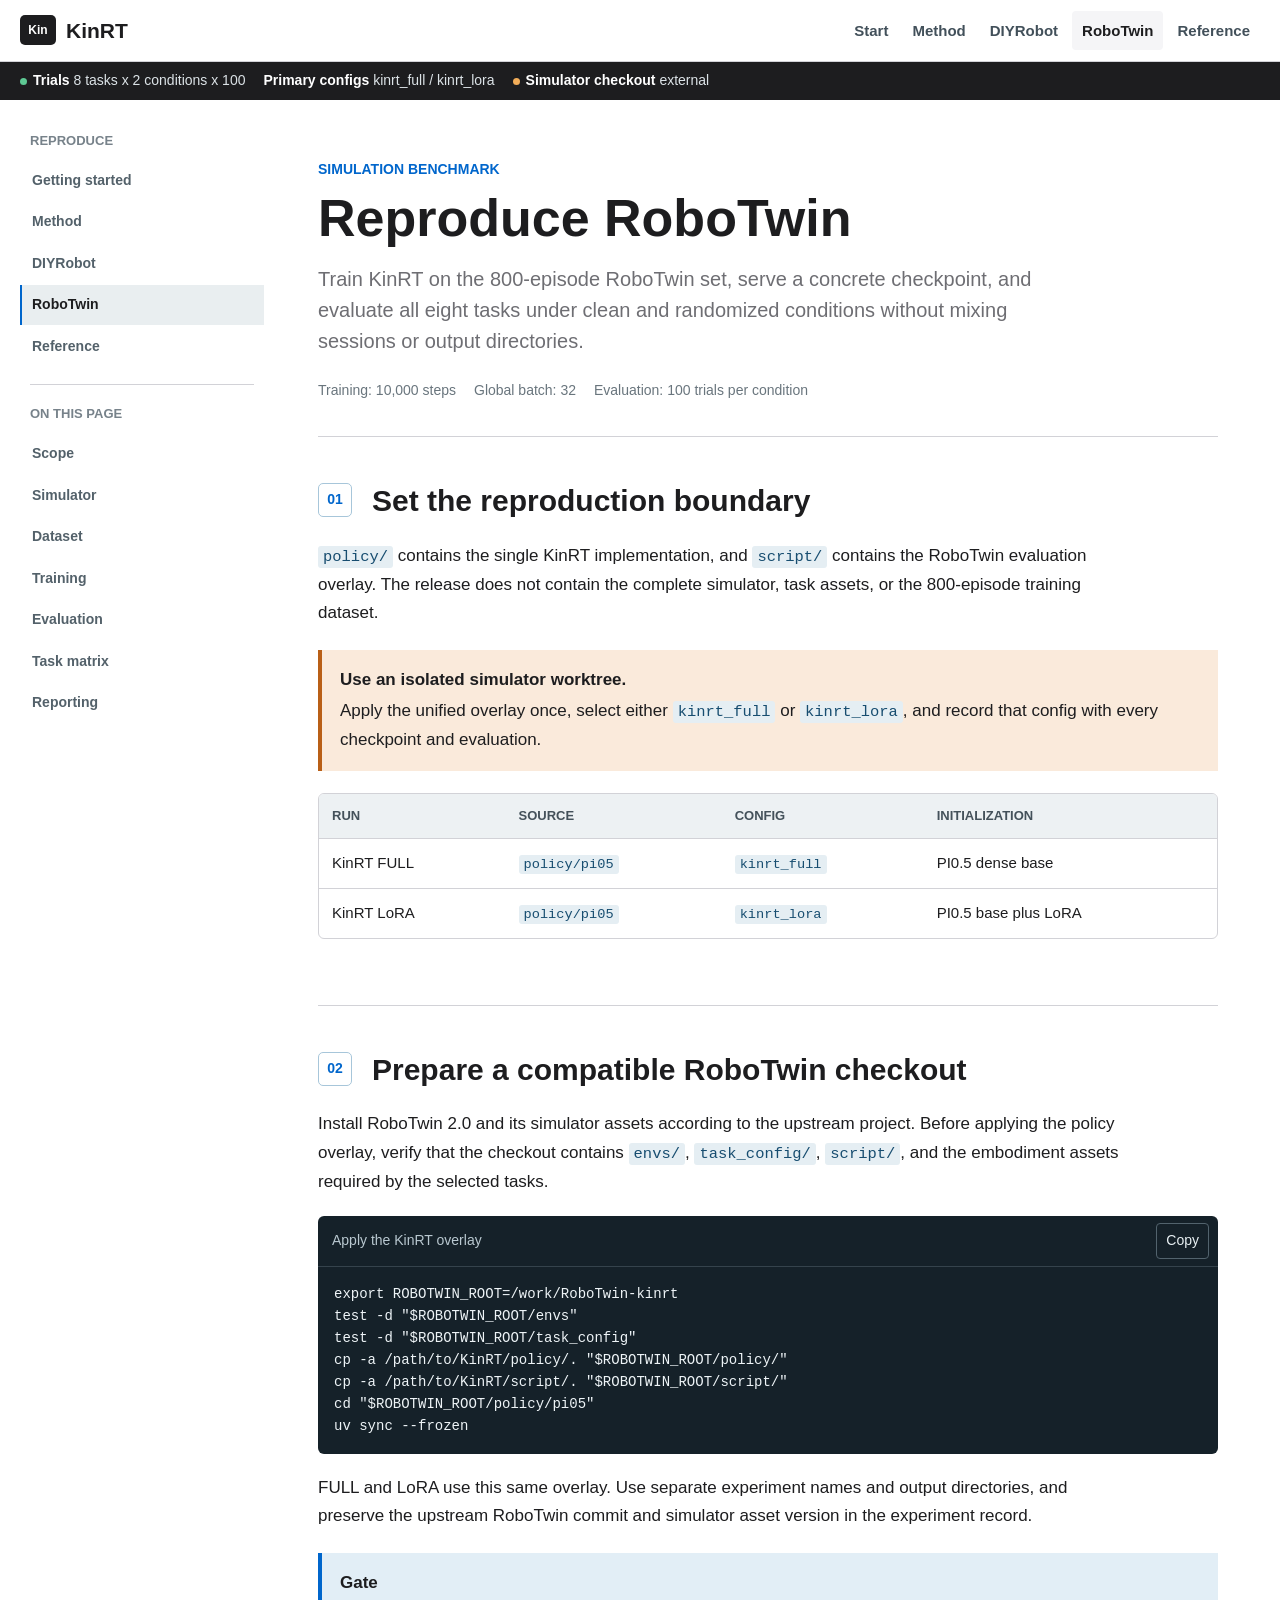
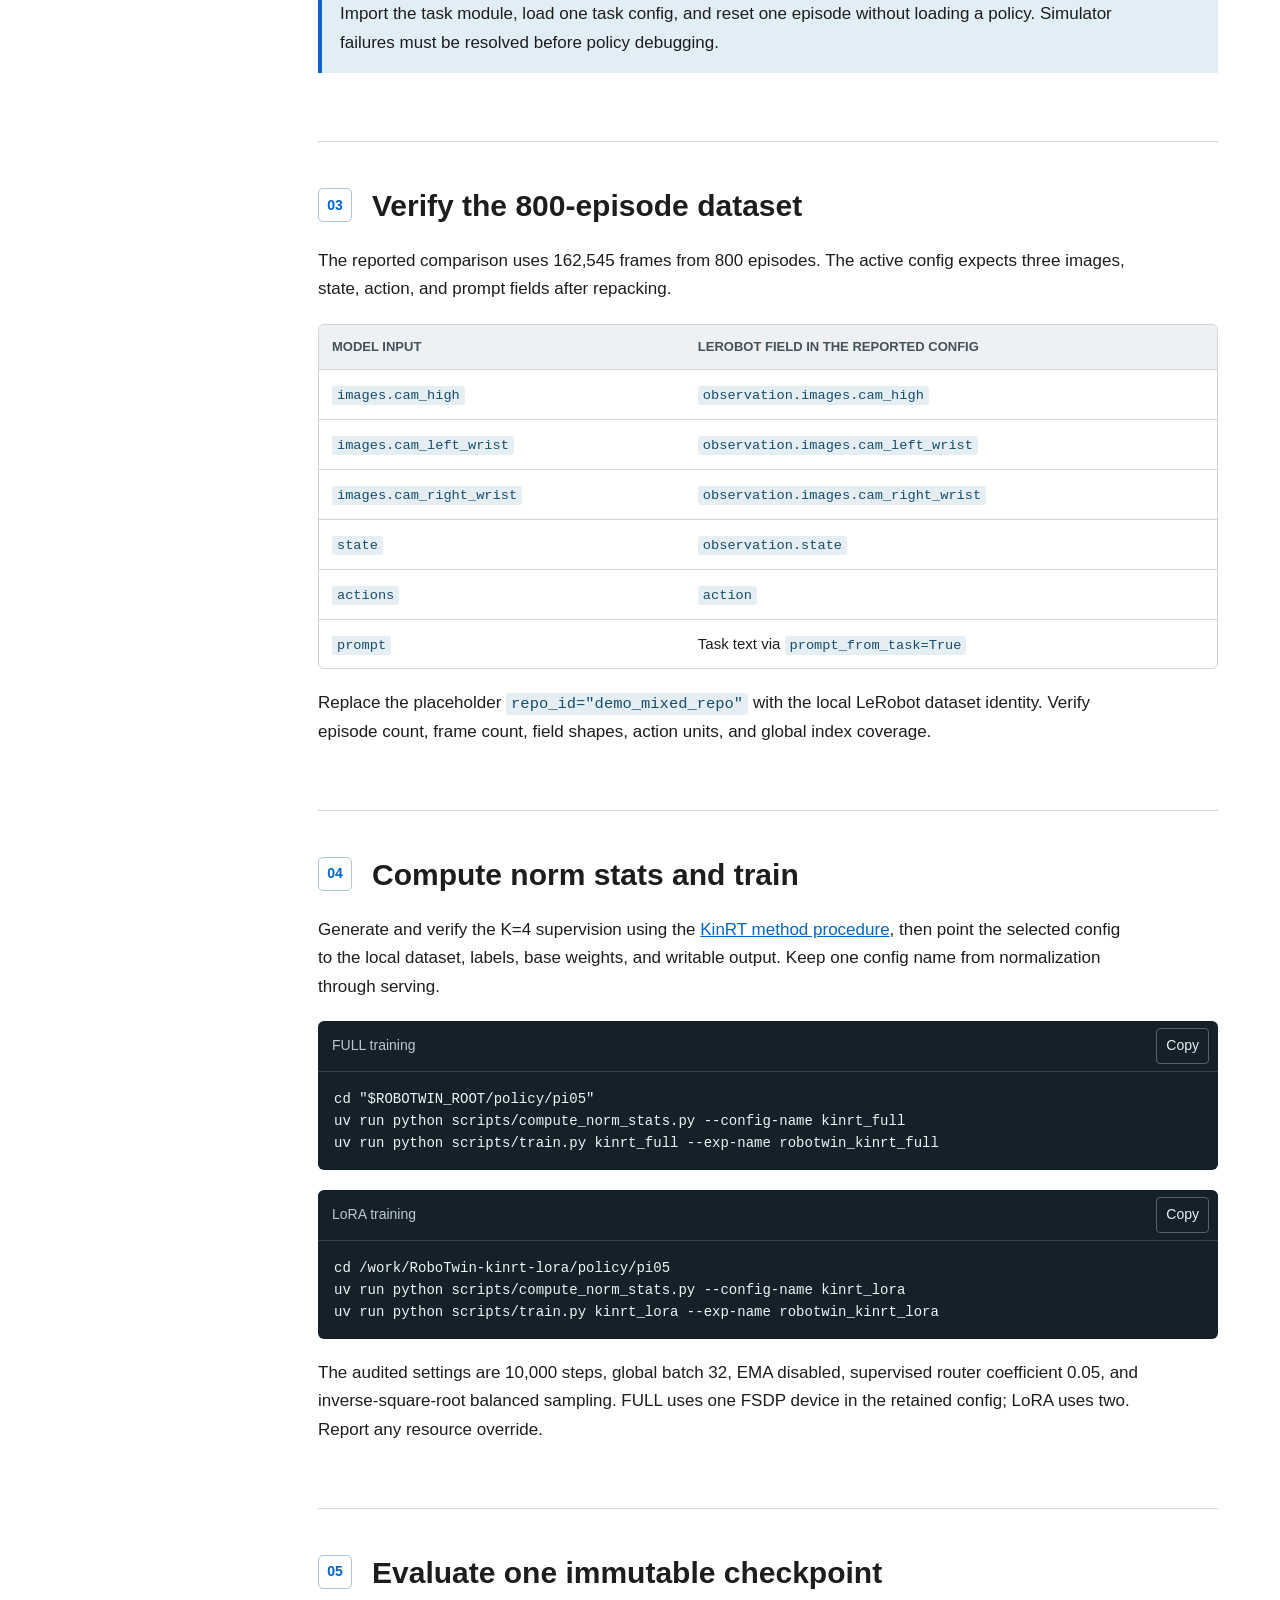
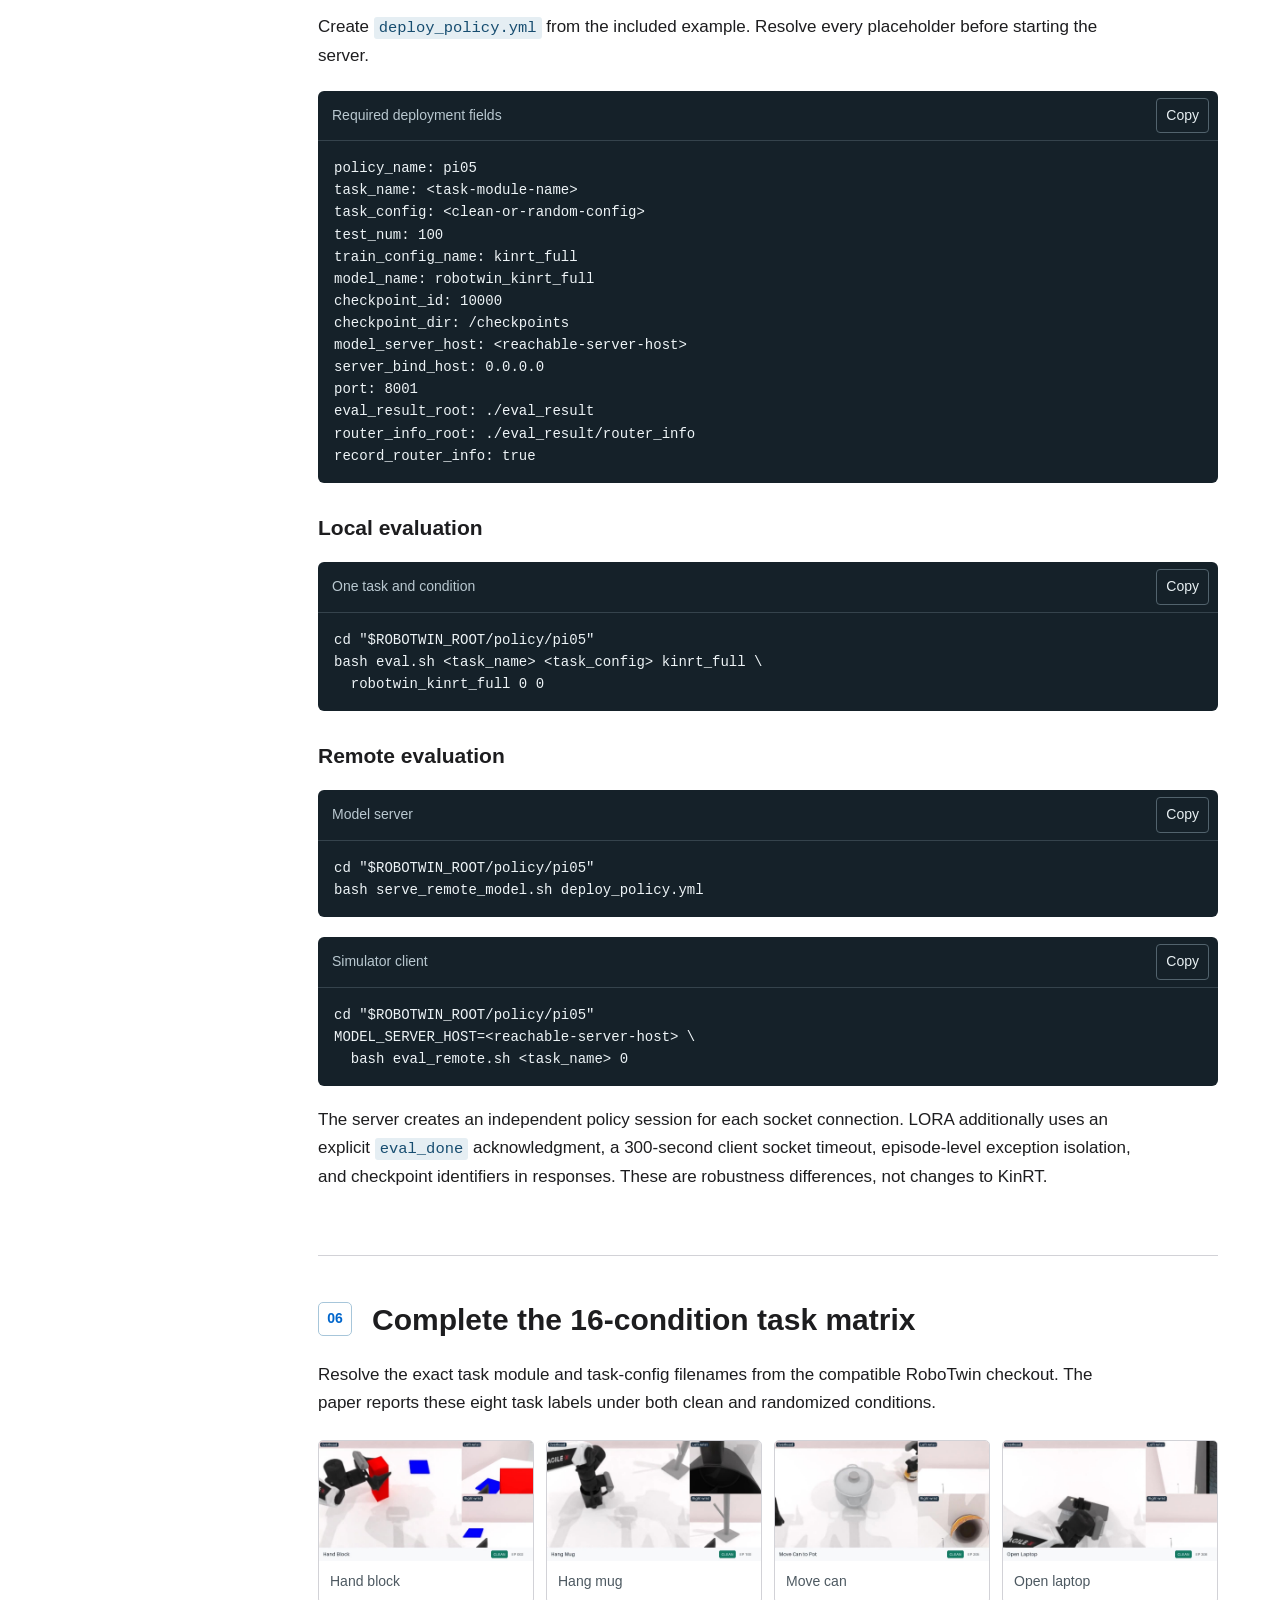
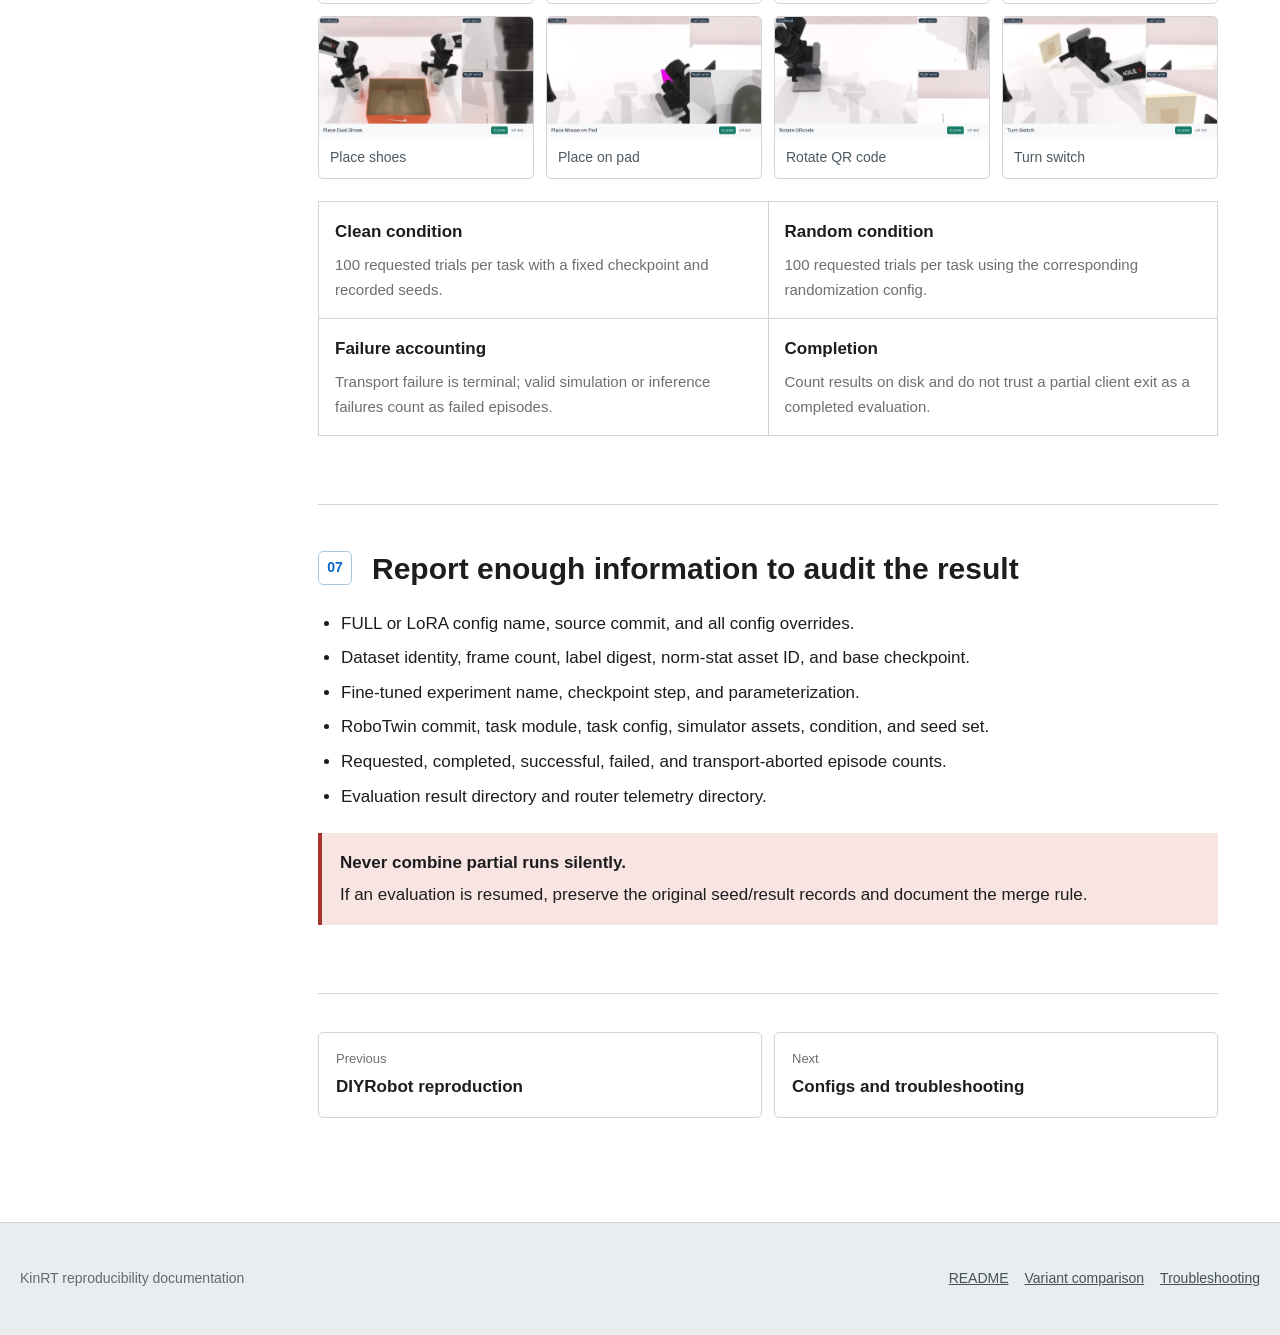
<file: docs/robotwin.html>
<!doctype html>
<html lang="en">
  <head>
    <meta charset="utf-8" />
    <meta name="viewport" content="width=device-width, initial-scale=1" />
    <meta name="description" content="End-to-end KinRT reproduction workflow for RoboTwin 2.0 training and evaluation." />
    <title>RoboTwin Reproduction | KinRT</title>
    <link rel="stylesheet" href="styles.css?v=20260819-9" />
    <script src="app.js?v=20260819-1" defer></script>
  </head>
  <body data-page="robotwin">
    <a class="skip-link" href="#main">Skip to content</a>
    <header class="site-header"><div class="header-inner"><a class="brand" href="index.html"><span class="brand-mark">Kin</span>KinRT</a><button class="nav-toggle" type="button" data-nav-toggle aria-expanded="false" aria-controls="primary-nav">Menu</button><nav class="primary-nav" id="primary-nav" data-primary-nav aria-label="Primary navigation"><a href="getting-started.html" data-page-link="start">Start</a><a href="method.html" data-page-link="method">Method</a><a href="diyrobot.html" data-page-link="diyrobot">DIYRobot</a><a href="robotwin.html" data-page-link="robotwin">RoboTwin</a><a href="reference.html" data-page-link="reference">Reference</a></nav></div></header>
    <div class="release-strip"><div class="release-strip-inner"><span><span class="status-dot"></span><strong>Trials</strong> 8 tasks x 2 conditions x 100</span><span><strong>Primary configs</strong> kinrt_full / kinrt_lora</span><span><span class="status-dot external"></span><strong>Simulator checkout</strong> external</span></div></div>
    <div class="page docs-shell">
      <aside class="sidebar" aria-label="Documentation navigation">
        <p class="sidebar-label">Reproduce</p><nav><a href="getting-started.html" data-page-link="start">Getting started</a><a href="method.html" data-page-link="method">Method</a><a href="diyrobot.html" data-page-link="diyrobot">DIYRobot</a><a href="robotwin.html" data-page-link="robotwin">RoboTwin</a><a href="reference.html" data-page-link="reference">Reference</a></nav>
        <div class="sidebar-divider"></div><p class="sidebar-label">On this page</p><nav><a href="#scope">Scope</a><a href="#simulator">Simulator</a><a href="#data">Dataset</a><a href="#train">Training</a><a href="#evaluation">Evaluation</a><a href="#tasks">Task matrix</a><a href="#reporting">Reporting</a></nav>
      </aside>
      <main class="doc-main" id="main">
        <header class="doc-header">
          <p class="kicker">Simulation benchmark</p><h1>Reproduce RoboTwin</h1>
          <p class="doc-lead">Train KinRT on the 800-episode RoboTwin set, serve a concrete checkpoint, and evaluate all eight tasks under clean and randomized conditions without mixing sessions or output directories.</p>
          <div class="doc-meta"><span>Training: 10,000 steps</span><span>Global batch: 32</span><span>Evaluation: 100 trials per condition</span></div>
        </header>

        <section class="section" id="scope">
          <div class="section-head"><span class="section-index">01</span><div><h2>Set the reproduction boundary</h2></div></div>
          <p><code>policy/</code> contains the single KinRT implementation, and <code>script/</code> contains the RoboTwin evaluation overlay. The release does not contain the complete simulator, task assets, or the 800-episode training dataset.</p>
          <div class="callout warning"><strong>Use an isolated simulator worktree.</strong><p>Apply the unified overlay once, select either <code>kinrt_full</code> or <code>kinrt_lora</code>, and record that config with every checkpoint and evaluation.</p></div>
          <div class="table-wrap"><table><thead><tr><th>Run</th><th>Source</th><th>Config</th><th>Initialization</th></tr></thead><tbody>
            <tr><td>KinRT FULL</td><td><code>policy/pi05</code></td><td><code>kinrt_full</code></td><td>PI0.5 dense base</td></tr>
            <tr><td>KinRT LoRA</td><td><code>policy/pi05</code></td><td><code>kinrt_lora</code></td><td>PI0.5 base plus LoRA</td></tr>
          </tbody></table></div>
        </section>

        <section class="section" id="simulator">
          <div class="section-head"><span class="section-index">02</span><div><h2>Prepare a compatible RoboTwin checkout</h2></div></div>
          <p>Install RoboTwin 2.0 and its simulator assets according to the upstream project. Before applying the policy overlay, verify that the checkout contains <code>envs/</code>, <code>task_config/</code>, <code>script/</code>, and the embodiment assets required by the selected tasks.</p>
          <div class="code-block"><div class="code-toolbar"><span>Apply the KinRT overlay</span><button class="copy-button" type="button" data-copy>Copy</button></div><pre><code>export ROBOTWIN_ROOT=/work/RoboTwin-kinrt
test -d "$ROBOTWIN_ROOT/envs"
test -d "$ROBOTWIN_ROOT/task_config"
cp -a /path/to/KinRT/policy/. "$ROBOTWIN_ROOT/policy/"
cp -a /path/to/KinRT/script/. "$ROBOTWIN_ROOT/script/"
cd "$ROBOTWIN_ROOT/policy/pi05"
uv sync --frozen</code></pre></div>
          <p>FULL and LoRA use this same overlay. Use separate experiment names and output directories, and preserve the upstream RoboTwin commit and simulator asset version in the experiment record.</p>
          <div class="callout"><strong>Gate</strong><p>Import the task module, load one task config, and reset one episode without loading a policy. Simulator failures must be resolved before policy debugging.</p></div>
        </section>

        <section class="section" id="data">
          <div class="section-head"><span class="section-index">03</span><div><h2>Verify the 800-episode dataset</h2></div></div>
          <p>The reported comparison uses 162,545 frames from 800 episodes. The active config expects three images, state, action, and prompt fields after repacking.</p>
          <div class="table-wrap"><table><thead><tr><th>Model input</th><th>LeRobot field in the reported config</th></tr></thead><tbody>
            <tr><td><code>images.cam_high</code></td><td><code>observation.images.cam_high</code></td></tr>
            <tr><td><code>images.cam_left_wrist</code></td><td><code>observation.images.cam_left_wrist</code></td></tr>
            <tr><td><code>images.cam_right_wrist</code></td><td><code>observation.images.cam_right_wrist</code></td></tr>
            <tr><td><code>state</code></td><td><code>observation.state</code></td></tr>
            <tr><td><code>actions</code></td><td><code>action</code></td></tr>
            <tr><td><code>prompt</code></td><td>Task text via <code>prompt_from_task=True</code></td></tr>
          </tbody></table></div>
          <p>Replace the placeholder <code>repo_id="demo_mixed_repo"</code> with the local LeRobot dataset identity. Verify episode count, frame count, field shapes, action units, and global index coverage.</p>
        </section>

        <section class="section" id="train">
          <div class="section-head"><span class="section-index">04</span><div><h2>Compute norm stats and train</h2></div></div>
          <p>Generate and verify the K=4 supervision using the <a href="method.html#labels">KinRT method procedure</a>, then point the selected config to the local dataset, labels, base weights, and writable output. Keep one config name from normalization through serving.</p>
          <div class="code-block"><div class="code-toolbar"><span>FULL training</span><button class="copy-button" type="button" data-copy>Copy</button></div><pre><code>cd "$ROBOTWIN_ROOT/policy/pi05"
uv run python scripts/compute_norm_stats.py --config-name kinrt_full
uv run python scripts/train.py kinrt_full --exp-name robotwin_kinrt_full</code></pre></div>
          <div class="code-block"><div class="code-toolbar"><span>LoRA training</span><button class="copy-button" type="button" data-copy>Copy</button></div><pre><code>cd /work/RoboTwin-kinrt-lora/policy/pi05
uv run python scripts/compute_norm_stats.py --config-name kinrt_lora
uv run python scripts/train.py kinrt_lora --exp-name robotwin_kinrt_lora</code></pre></div>
          <p>The audited settings are 10,000 steps, global batch 32, EMA disabled, supervised router coefficient 0.05, and inverse-square-root balanced sampling. FULL uses one FSDP device in the retained config; LoRA uses two. Report any resource override.</p>
        </section>

        <section class="section" id="evaluation">
          <div class="section-head"><span class="section-index">05</span><div><h2>Evaluate one immutable checkpoint</h2></div></div>
          <p>Create <code>deploy_policy.yml</code> from the included example. Resolve every placeholder before starting the server.</p>
          <div class="code-block"><div class="code-toolbar"><span>Required deployment fields</span><button class="copy-button" type="button" data-copy>Copy</button></div><pre><code>policy_name: pi05
task_name: &lt;task-module-name&gt;
task_config: &lt;clean-or-random-config&gt;
test_num: 100
train_config_name: kinrt_full
model_name: robotwin_kinrt_full
checkpoint_id: 10000
checkpoint_dir: /checkpoints
model_server_host: &lt;reachable-server-host&gt;
server_bind_host: 0.0.0.0
port: 8001
eval_result_root: ./eval_result
router_info_root: ./eval_result/router_info
record_router_info: true</code></pre></div>
          <h3>Local evaluation</h3>
          <div class="code-block"><div class="code-toolbar"><span>One task and condition</span><button class="copy-button" type="button" data-copy>Copy</button></div><pre><code>cd "$ROBOTWIN_ROOT/policy/pi05"
bash eval.sh &lt;task_name&gt; &lt;task_config&gt; kinrt_full \
  robotwin_kinrt_full 0 0</code></pre></div>
          <h3>Remote evaluation</h3>
          <div class="code-block"><div class="code-toolbar"><span>Model server</span><button class="copy-button" type="button" data-copy>Copy</button></div><pre><code>cd "$ROBOTWIN_ROOT/policy/pi05"
bash serve_remote_model.sh deploy_policy.yml</code></pre></div>
          <div class="code-block"><div class="code-toolbar"><span>Simulator client</span><button class="copy-button" type="button" data-copy>Copy</button></div><pre><code>cd "$ROBOTWIN_ROOT/policy/pi05"
MODEL_SERVER_HOST=&lt;reachable-server-host&gt; \
  bash eval_remote.sh &lt;task_name&gt; 0</code></pre></div>
          <p>The server creates an independent policy session for each socket connection. LORA additionally uses an explicit <code>eval_done</code> acknowledgment, a 300-second client socket timeout, episode-level exception isolation, and checkpoint identifiers in responses. These are robustness differences, not changes to KinRT.</p>
        </section>

        <section class="section" id="tasks">
          <div class="section-head"><span class="section-index">06</span><div><h2>Complete the 16-condition task matrix</h2></div></div>
          <p>Resolve the exact task module and task-config filenames from the compatible RoboTwin checkout. The paper reports these eight task labels under both clean and randomized conditions.</p>
          <div class="poster-grid">
            <div class="poster-item"><img src="assets/images/posters/robotwin-01_hand_block_clean.jpg" alt="RoboTwin hand block task" /><span>Hand block</span></div>
            <div class="poster-item"><img src="assets/images/posters/robotwin-02_hang_mug_clean.jpg" alt="RoboTwin hang mug task" /><span>Hang mug</span></div>
            <div class="poster-item"><img src="assets/images/posters/robotwin-03_move_can_to_pot_clean.jpg" alt="RoboTwin move can task" /><span>Move can</span></div>
            <div class="poster-item"><img src="assets/images/posters/robotwin-04_open_laptop_clean.jpg" alt="RoboTwin open laptop task" /><span>Open laptop</span></div>
            <div class="poster-item"><img src="assets/images/posters/robotwin-05_place_dual_shoes_clean.jpg" alt="RoboTwin place shoes task" /><span>Place shoes</span></div>
            <div class="poster-item"><img src="assets/images/posters/robotwin-06_place_mouse_on_pad_clean.jpg" alt="RoboTwin place object on pad task" /><span>Place on pad</span></div>
            <div class="poster-item"><img src="assets/images/posters/robotwin-07_rotate_qrcode_clean.jpg" alt="RoboTwin rotate QR code task" /><span>Rotate QR code</span></div>
            <div class="poster-item"><img src="assets/images/posters/robotwin-08_turn_switch_clean.jpg" alt="RoboTwin turn switch task" /><span>Turn switch</span></div>
          </div>
          <div class="checklist">
            <div class="check-item"><strong>Clean condition</strong><p>100 requested trials per task with a fixed checkpoint and recorded seeds.</p></div>
            <div class="check-item"><strong>Random condition</strong><p>100 requested trials per task using the corresponding randomization config.</p></div>
            <div class="check-item"><strong>Failure accounting</strong><p>Transport failure is terminal; valid simulation or inference failures count as failed episodes.</p></div>
            <div class="check-item"><strong>Completion</strong><p>Count results on disk and do not trust a partial client exit as a completed evaluation.</p></div>
          </div>
        </section>

        <section class="section" id="reporting">
          <div class="section-head"><span class="section-index">07</span><div><h2>Report enough information to audit the result</h2></div></div>
          <ul>
            <li>FULL or LoRA config name, source commit, and all config overrides.</li>
            <li>Dataset identity, frame count, label digest, norm-stat asset ID, and base checkpoint.</li>
            <li>Fine-tuned experiment name, checkpoint step, and parameterization.</li>
            <li>RoboTwin commit, task module, task config, simulator assets, condition, and seed set.</li>
            <li>Requested, completed, successful, failed, and transport-aborted episode counts.</li>
            <li>Evaluation result directory and router telemetry directory.</li>
          </ul>
          <div class="callout danger"><strong>Never combine partial runs silently.</strong><p>If an evaluation is resumed, preserve the original seed/result records and document the merge rule.</p></div>
        </section>
        <nav class="next-prev" aria-label="Adjacent pages"><a href="diyrobot.html"><span>Previous</span><strong>DIYRobot reproduction</strong></a><a href="reference.html"><span>Next</span><strong>Configs and troubleshooting</strong></a></nav>
      </main>
    </div>
    <footer class="site-footer"><div class="footer-inner"><span>KinRT reproducibility documentation</span><nav class="footer-links" aria-label="Footer"><a href="../README.md">README</a><a href="FULL_VS_LORA.md">Variant comparison</a><a href="reference.html#troubleshooting">Troubleshooting</a></nav></div></footer>
  </body>
</html>
</file>
<file: docs/styles.css>
:root {
  color-scheme: light;
  --ink: #1d1d1f;
  --muted: #6e6e73;
  --line: #d2d2d7;
  --line-strong: #b8b8bd;
  --canvas: #ffffff;
  --surface: #ffffff;
  --surface-alt: #f5f5f7;
  --blue: #0066cc;
  --blue-soft: #e2eef6;
  --teal: #087b70;
  --teal-soft: #dff1ed;
  --orange: #b95f16;
  --orange-soft: #faeadb;
  --red: #a6342a;
  --red-soft: #f8e5e2;
  --green: #287344;
  --green-soft: #e3f0e7;
  --code: #152129;
  --code-line: #35434c;
  --header-h: 62px;
  --content: 1240px;
  font-family: -apple-system, BlinkMacSystemFont, "Segoe UI", Roboto, Helvetica, Arial, sans-serif;
  font-synthesis: none;
  text-rendering: optimizeLegibility;
}

* { box-sizing: border-box; }
html { scroll-behavior: smooth; }
body {
  margin: 0;
  background: var(--canvas);
  color: var(--ink);
  font-size: 17px;
  line-height: 1.68;
  letter-spacing: 0;
}
button, input { font: inherit; letter-spacing: 0; }
a { color: var(--blue); }
img { display: block; max-width: 100%; }
code, pre { font-family: "SFMono-Regular", Consolas, "Liberation Mono", monospace; }

.skip-link {
  position: fixed;
  top: -60px;
  left: 16px;
  z-index: 100;
  padding: 8px 12px;
  color: #fff;
  background: #000;
  border-radius: 4px;
}
.skip-link:focus { top: 10px; }

.site-header {
  position: sticky;
  top: 0;
  z-index: 40;
  height: var(--header-h);
  background: rgba(255, 255, 255, 0.97);
  border-bottom: 1px solid var(--line);
  backdrop-filter: blur(14px);
}
.header-inner {
  width: min(calc(100% - 32px), var(--content));
  height: 100%;
  margin: 0 auto;
  display: flex;
  align-items: center;
  gap: 28px;
}
.brand {
  display: flex;
  align-items: center;
  gap: 10px;
  color: var(--ink);
  font-size: 21px;
  font-weight: 780;
  text-decoration: none;
  white-space: nowrap;
}
.brand-mark {
  min-width: 36px;
  padding: 0 7px;
  height: 30px;
  display: grid;
  place-items: center;
  color: #fff;
  background: var(--ink);
  border-radius: 5px;
  font-size: 12px;
}
.primary-nav {
  display: flex;
  align-items: center;
  gap: 4px;
  margin-left: auto;
}
.primary-nav a {
  padding: 7px 10px;
  color: #42505a;
  border-radius: 4px;
  font-size: 15px;
  font-weight: 650;
  text-decoration: none;
}
.primary-nav a:hover,
.primary-nav a[aria-current="page"] { color: var(--ink); background: var(--surface-alt); }
.nav-toggle {
  display: none;
  margin-left: auto;
  padding: 7px 10px;
  border: 1px solid var(--line-strong);
  border-radius: 4px;
  background: var(--surface);
  color: var(--ink);
  cursor: pointer;
}

.release-strip {
  background: var(--ink);
  color: #dce3e7;
}
.release-strip-inner {
  width: min(calc(100% - 32px), var(--content));
  min-height: 38px;
  margin: 0 auto;
  display: flex;
  align-items: center;
  gap: 18px;
  overflow-x: auto;
  font-size: 14px;
  white-space: nowrap;
  scrollbar-width: none;
}
.release-strip-inner::-webkit-scrollbar { display: none; }
.release-strip strong { color: #fff; }
.status-dot {
  width: 7px;
  height: 7px;
  display: inline-block;
  margin-right: 6px;
  border-radius: 50%;
  background: #5ec994;
}
.status-dot.external { background: #f2ad59; }

.page {
  width: min(calc(100% - 32px), var(--content));
  margin: 0 auto;
}
.docs-shell {
  display: grid;
  grid-template-columns: 244px minmax(0, 1fr);
  gap: 54px;
  align-items: start;
}
.sidebar {
  position: sticky;
  top: calc(var(--header-h) + 24px);
  padding: 30px 0 50px;
}
.sidebar-label {
  margin: 0 0 9px 10px;
  color: #77828a;
  font-size: 13px;
  font-weight: 760;
  text-transform: uppercase;
}
.sidebar nav { display: grid; gap: 2px; }
.sidebar a {
  padding: 8px 10px;
  color: #53616a;
  border-left: 2px solid transparent;
  font-size: 14px;
  font-weight: 570;
  text-decoration: none;
}
.sidebar a:hover,
.sidebar a[aria-current="page"] {
  color: var(--ink);
  border-color: var(--blue);
  background: #e9eef0;
}
.sidebar-divider { height: 1px; margin: 18px 10px; background: var(--line); }

.doc-main {
  min-width: 0;
  max-width: 900px;
  padding: 58px 0 104px;
}
.doc-header {
  padding-bottom: 34px;
  border-bottom: 1px solid var(--line);
}
.kicker {
  margin: 0 0 8px;
  color: var(--blue);
  font-size: 14px;
  font-weight: 770;
  text-transform: uppercase;
}
.doc-header h1,
.dashboard-title {
  margin: 0;
  font-size: 52px;
  line-height: 1.08;
  letter-spacing: 0;
}
.doc-lead {
  max-width: 760px;
  margin: 18px 0 0;
  color: var(--muted);
  font-size: 20px;
  line-height: 1.55;
}
.doc-meta {
  display: flex;
  flex-wrap: wrap;
  gap: 8px 18px;
  margin-top: 22px;
  color: #69757d;
  font-size: 14px;
}

.section { padding: 46px 0; border-bottom: 1px solid var(--line); scroll-margin-top: 86px; }
.section:last-child { border-bottom: 0; }
.section-head {
  display: grid;
  grid-template-columns: 40px minmax(0, 1fr);
  gap: 14px;
  align-items: start;
  margin-bottom: 22px;
}
.section-index {
  width: 34px;
  height: 34px;
  display: grid;
  place-items: center;
  color: var(--blue);
  border: 1px solid #a7c6da;
  border-radius: 5px;
  font-size: 14px;
  font-weight: 760;
}
.section h2 { margin: 0; font-size: 30px; line-height: 1.22; }
.section h3 { margin: 31px 0 10px; font-size: 21px; line-height: 1.35; }
.section p { max-width: 820px; }
.section > p:first-child { margin-top: 0; }
.section ul, .section ol { padding-left: 23px; }
.section li + li { margin-top: 6px; }
.section code:not(pre code) {
  padding: 2px 5px;
  color: #174d70;
  background: #e5eef3;
  border-radius: 3px;
  font-size: 0.91em;
}
.doc-main p code,
.callout code {
  overflow-wrap: anywhere;
  word-break: break-word;
}

.callout {
  margin: 22px 0;
  padding: 16px 18px;
  border-left: 4px solid var(--blue);
  background: var(--blue-soft);
}
.callout.warning { border-color: var(--orange); background: var(--orange-soft); }
.callout.danger { border-color: var(--red); background: var(--red-soft); }
.callout.success { border-color: var(--green); background: var(--green-soft); }
.callout strong { display: block; margin-bottom: 3px; }
.callout p { margin: 0; }

.code-block {
  margin: 20px 0;
  overflow: hidden;
  border-radius: 6px;
  background: var(--code);
  color: #eef4f7;
}
.code-toolbar {
  min-height: 38px;
  display: flex;
  align-items: center;
  justify-content: space-between;
  gap: 16px;
  padding: 7px 9px 7px 14px;
  color: #b9c8d0;
  border-bottom: 1px solid var(--code-line);
  font-size: 14px;
}
.copy-button {
  padding: 5px 9px;
  color: #e8f0f3;
  border: 1px solid #52636d;
  border-radius: 4px;
  background: transparent;
  cursor: pointer;
}
.copy-button:hover { border-color: #8da1ac; background: #23323b; }
pre {
  margin: 0;
  padding: 16px;
  overflow-x: auto;
  font-size: 14px;
  line-height: 1.58;
}

.table-wrap {
  width: 100%;
  margin: 20px 0;
  overflow-x: auto;
  border: 1px solid var(--line);
  border-radius: 6px;
  background: var(--surface);
}
table { width: 100%; border-collapse: collapse; font-size: 15px; }
th, td { padding: 11px 13px; border-bottom: 1px solid var(--line); text-align: left; vertical-align: top; }
th { color: #44515a; background: #edf1f3; font-size: 13px; text-transform: uppercase; white-space: nowrap; }
tbody tr:last-child td { border-bottom: 0; }
tbody tr:hover td { background: #f8fafb; }
.table-wrap code { white-space: nowrap; }
.tag {
  display: inline-flex;
  align-items: center;
  min-height: 22px;
  padding: 2px 7px;
  border: 1px solid #a9c5d6;
  border-radius: 3px;
  color: #17577d;
  background: #e6f0f5;
  font-size: 13px;
  font-weight: 700;
  white-space: nowrap;
}
.tag.external { color: #84500d; border-color: #dec49e; background: #f9eddc; }
.tag.safety { color: #8c2d26; border-color: #d6aaa5; background: #f6e5e3; }

.flow {
  display: grid;
  grid-template-columns: repeat(4, minmax(0, 1fr));
  margin: 24px 0;
  border: 1px solid var(--line);
  border-radius: 6px;
  overflow: hidden;
  background: var(--surface);
}
.flow-step { min-width: 0; padding: 18px; border-right: 1px solid var(--line); }
.flow-step:last-child { border-right: 0; }
.flow-step span { color: var(--blue); font-size: 13px; font-weight: 780; }
.flow-step strong { display: block; margin-top: 5px; font-size: 17px; }
.flow-step p { margin: 6px 0 0; color: var(--muted); font-size: 15px; line-height: 1.5; }

.checklist {
  display: grid;
  grid-template-columns: repeat(2, minmax(0, 1fr));
  gap: 1px;
  margin: 22px 0;
  border: 1px solid var(--line);
  background: var(--line);
}
.check-item { min-width: 0; padding: 16px; background: var(--surface); }
.check-item strong { display: block; }
.check-item p { margin: 5px 0 0; color: var(--muted); font-size: 15px; }

.figure {
  margin: 24px 0;
  border: 1px solid var(--line);
  border-radius: 6px;
  overflow: hidden;
  background: var(--surface);
}
.figure img { width: 100%; max-height: 610px; object-fit: contain; background: #fff; }
.figure figcaption { padding: 13px 16px; color: var(--muted); border-top: 1px solid var(--line); font-size: 14px; }

.poster-grid {
  display: grid;
  grid-template-columns: repeat(4, minmax(0, 1fr));
  gap: 12px;
  margin: 22px 0;
}
.poster-item { min-width: 0; border: 1px solid var(--line); border-radius: 5px; overflow: hidden; background: var(--surface); }
.poster-item img { width: 100%; aspect-ratio: 16 / 9; object-fit: cover; }
.poster-item span { display: block; padding: 9px 11px; color: #4d5961; font-size: 14px; }

.dashboard {
  padding: 48px 0 90px;
}
.dashboard-head {
  display: grid;
  grid-template-columns: minmax(0, 1.15fr) minmax(320px, 0.75fr);
  gap: 54px;
  align-items: end;
  padding-bottom: 38px;
  border-bottom: 1px solid var(--line);
}
.dashboard-copy { max-width: 770px; margin: 16px 0 0; color: var(--muted); font-size: 18px; }
.dashboard-visual { border: 1px solid var(--line); border-radius: 6px; overflow: hidden; background: #fff; }
.dashboard-visual img { width: 100%; aspect-ratio: 16 / 8; object-fit: cover; object-position: center 45%; }
.dashboard-visual p { margin: 0; padding: 10px 12px; color: var(--muted); border-top: 1px solid var(--line); font-size: 11px; }
.dashboard-section { padding: 38px 0; border-bottom: 1px solid var(--line); }
.dashboard-section h2 { margin: 0; font-size: 25px; }
.dashboard-section > p { max-width: 740px; color: var(--muted); }
.path-grid {
  display: grid;
  grid-template-columns: repeat(4, minmax(0, 1fr));
  gap: 12px;
  margin-top: 22px;
}
.path-card {
  min-width: 0;
  min-height: 188px;
  display: flex;
  flex-direction: column;
  padding: 18px;
  color: var(--ink);
  border: 1px solid var(--line);
  border-radius: 6px;
  background: var(--surface);
  text-decoration: none;
}
.path-card:hover { border-color: #8fa9b7; box-shadow: 0 8px 22px rgba(35, 56, 68, 0.08); }
.path-card span { color: var(--blue); font-size: 11px; font-weight: 780; }
.path-card strong { margin-top: 14px; font-size: 18px; }
.path-card p { margin: 7px 0 18px; color: var(--muted); font-size: 13px; }
.path-card small { margin-top: auto; color: #3e6f8c; font-weight: 650; }

.readiness-grid {
  display: grid;
  grid-template-columns: repeat(3, minmax(0, 1fr));
  gap: 1px;
  margin-top: 22px;
  border: 1px solid var(--line);
  background: var(--line);
}
.readiness-item { min-width: 0; padding: 17px; background: var(--surface); }
.readiness-item .state { color: var(--green); font-size: 11px; font-weight: 760; text-transform: uppercase; }
.readiness-item .state.external { color: var(--orange); }
.readiness-item strong { display: block; margin: 5px 0; }
.readiness-item p { margin: 0; color: var(--muted); font-size: 12px; }

.filter-bar {
  display: flex;
  align-items: center;
  gap: 12px;
  margin: 20px 0 12px;
}
.filter-bar label { font-size: 14px; font-weight: 700; }
.filter-bar input {
  width: min(100%, 360px);
  min-height: 38px;
  padding: 7px 10px;
  color: var(--ink);
  border: 1px solid var(--line-strong);
  border-radius: 4px;
  background: var(--surface);
}

.joint-list {
  columns: 2;
  margin: 18px 0;
  padding: 15px 18px 15px 38px;
  border: 1px solid var(--line);
  border-radius: 6px;
  background: var(--surface);
  font-family: "SFMono-Regular", Consolas, monospace;
  font-size: 14px;
}
.joint-list li { break-inside: avoid; }

.next-prev {
  display: grid;
  grid-template-columns: repeat(2, minmax(0, 1fr));
  gap: 12px;
  padding-top: 38px;
}
.next-prev a {
  min-width: 0;
  padding: 15px 17px;
  color: var(--ink);
  border: 1px solid var(--line);
  border-radius: 5px;
  background: var(--surface);
  text-decoration: none;
}
.next-prev span { display: block; color: var(--muted); font-size: 13px; }
.next-prev strong { display: block; margin-top: 3px; }

.site-footer { border-top: 1px solid var(--line); background: #e9edef; }
.footer-inner {
  width: min(calc(100% - 32px), var(--content));
  min-height: 112px;
  margin: 0 auto;
  display: flex;
  align-items: center;
  justify-content: space-between;
  gap: 24px;
  color: #5f6a71;
  font-size: 14px;
}
.footer-links { display: flex; gap: 16px; flex-wrap: wrap; }
.footer-links a { color: #43515a; }
.system-cell { display: inline-flex; align-items: center; gap: 9px; min-width: 180px; }
.system-cell img { width: 22px; height: 22px; object-fit: contain; }
.support { display: inline-flex; align-items: center; gap: 7px; font-size: 13px; font-weight: 680; }
.support::before { width: 8px; height: 8px; content: ""; border-radius: 50%; background: #8a969d; }
.support.yes::before { background: #31a66a; }
.support.conditional::before { background: #df922f; }
.support.no { color: #707b82; }
.support.no::before { background: #d0665d; }

.scene-pair-grid {
  display: grid;
  grid-template-columns: repeat(3, minmax(0, 1fr));
  gap: 18px;
  margin: 24px 0;
}
.scene-pair { min-width: 0; margin: 0; }
.scene-pair figcaption { display: flex; align-items: baseline; justify-content: space-between; gap: 10px; margin-bottom: 9px; }
.scene-pair figcaption strong { font-size: 17px; }
.scene-pair figcaption span { color: var(--blue); font-size: 11px; font-weight: 760; text-transform: uppercase; }
.scene-pair > div { display: grid; grid-template-columns: repeat(2, minmax(0, 1fr)); gap: 3px; overflow: hidden; border-radius: 5px; background: var(--line); }
.scene-pair img { width: 100%; aspect-ratio: 1 / 1; object-fit: cover; }
.scene-pair p { display: grid; grid-template-columns: repeat(2, minmax(0, 1fr)); margin: 6px 0 0; color: var(--muted); font-size: 11px; text-align: center; }

.project-hero {
  position: relative;
  height: clamp(600px, calc(100svh - var(--header-h) - 48px), 760px);
  overflow: hidden;
  isolation: isolate;
  background: #f5f5f7;
}
.project-hero::after {
  position: absolute;
  inset: 0;
  content: "";
  background: rgba(255, 255, 255, 0.18);
  pointer-events: none;
}
.project-hero-image {
  position: absolute;
  inset: 0;
  width: 100%;
  height: 100%;
  object-fit: cover;
  object-position: center 52%;
  opacity: 0.78;
}
.project-hero-inner {
  position: relative;
  z-index: 1;
  width: min(calc(100% - 48px), 1180px);
  margin: 0 auto;
  padding-top: clamp(54px, 7vh, 76px);
}
.project-eyebrow {
  margin: 0 0 12px;
  color: var(--blue);
  font-size: 13px;
  font-weight: 700;
  text-transform: uppercase;
}
.project-hero h1 {
  margin: 0;
  color: var(--ink);
  font-size: 88px;
  font-weight: 720;
  line-height: 0.96;
}
.project-title {
  max-width: 820px;
  margin: 20px 0 0;
  color: var(--ink);
  font-size: 38px;
  font-weight: 650;
  line-height: 1.16;
}
.project-summary {
  max-width: 720px;
  margin: 18px 0 0;
  color: #424245;
  font-size: 19px;
  line-height: 1.52;
}
.project-authors {
  max-width: 820px;
  margin: 24px 0 0;
  color: var(--ink);
  font-size: 15px;
  font-weight: 620;
}
.project-affiliation {
  margin: 7px 0 0;
  color: var(--muted);
  font-size: 13px;
}
.project-actions {
  max-width: 850px;
  display: flex;
  flex-wrap: wrap;
  align-items: center;
  gap: 8px;
  margin-top: 28px;
}
.resource-button {
  height: 38px;
  display: inline-flex;
  align-items: center;
  overflow: hidden;
  color: #fff;
  border-radius: 4px;
  box-shadow: 0 0 0 1px rgba(0, 0, 0, 0.16);
  font-size: 14px;
  font-weight: 620;
  line-height: 1;
  text-decoration: none;
  transition: box-shadow 160ms ease, opacity 160ms ease;
}
.resource-button:hover { opacity: 0.88; box-shadow: 0 2px 8px rgba(0, 0, 0, 0.16); }
.resource-button:focus-visible { outline: 3px solid rgba(0, 102, 204, 0.28); outline-offset: 2px; }
.resource-label,
.resource-value { height: 100%; display: inline-flex; align-items: center; padding: 0 10px; white-space: nowrap; }
.resource-label { gap: 7px; background: #5f6368; }
.resource-label img { width: 16px; height: 16px; object-fit: contain; }
.resource-button.paper .resource-label img,
.resource-button.models .resource-label img,
.resource-button.code .resource-label img { filter: invert(1); }
.resource-button.paper .resource-value { background: #b3261e; }
.resource-button.models .resource-value { background: #ffd166; color: #202124; }
.resource-button.code .resource-value { background: #161616; }
.resource-button.license .resource-value { background: #7a8288; }
.resource-button.reproduce .resource-value { background: #087b70; }
.project-band { padding: 104px 0; }
.project-inner { width: min(calc(100% - 48px), 1120px); margin: 0 auto; }
.split-intro {
  display: grid;
  grid-template-columns: minmax(300px, 0.86fr) minmax(0, 1.14fr);
  gap: 96px;
  align-items: start;
}
.split-intro h2,
.section-heading h2,
.citation-layout h2 {
  margin: 0;
  color: var(--ink);
  font-size: 48px;
  font-weight: 680;
  line-height: 1.12;
}
.problem-copy p { margin: 0; color: #424245; font-size: 19px; line-height: 1.6; }
.problem-copy p + p { margin-top: 20px; }
.method-rail,
.result-rail {
  display: grid;
  grid-template-columns: repeat(4, minmax(0, 1fr));
  margin-top: 64px;
  overflow: hidden;
  border: 1px solid var(--line);
  border-radius: 8px;
  background: rgba(255, 255, 255, 0.82);
}
.method-rail div,
.result-rail div { min-width: 0; padding: 26px 24px; }
.method-rail div + div,
.result-rail div + div { border-left: 1px solid var(--line); }
.method-rail strong,
.result-rail strong { display: block; color: var(--ink); font-size: 32px; font-weight: 680; line-height: 1.08; }
.method-rail span,
.result-rail span { display: block; margin-top: 8px; color: var(--muted); font-size: 14px; }

.project-method { background: #f5f5f7; }
.section-heading { max-width: 1120px; }
.section-heading > p:last-child {
  max-width: 760px;
  margin: 18px 0 0;
  color: var(--muted);
  font-size: 19px;
  line-height: 1.55;
}
.project-method-figure {
  width: min(calc(100% - 48px), 1120px);
  margin: 48px auto 0;
}
.project-method-figure img { width: 100%; height: auto; border: 1px solid var(--line); border-radius: 8px; background: #fff; }
.project-method-figure figcaption {
  max-width: 900px;
  margin: 15px auto 0;
  color: var(--muted);
  font-size: 14px;
  text-align: center;
}
.method-steps {
  display: grid;
  grid-template-columns: repeat(3, minmax(0, 1fr));
  margin-top: 52px;
  border-top: 1px solid var(--line-strong);
}
.method-steps article {
  min-width: 0;
  padding: 28px 30px 0 0;
}
.method-steps article + article {
  padding-left: 30px;
  border-left: 1px solid var(--line);
}
.method-steps span {
  color: var(--muted);
  font-size: 14px;
  font-weight: 800;
}
.method-steps h3 {
  margin: 10px 0 8px;
  font-size: 23px;
  font-weight: 650;
}
.method-steps p {
  margin: 0;
  color: var(--muted);
  font-size: 16px;
}

.project-results { background: #fff; }
.result-rail { grid-template-columns: repeat(3, minmax(0, 1fr)); margin-top: 44px; background: #f5f5f7; }
.result-rail strong { font-size: 38px; }
.result-table { margin-top: 32px; border-radius: 8px; background: #fff; }
.result-table th, .result-table td { padding: 15px 18px; }
.result-table td:not(:first-child), .result-table th:not(:first-child) { text-align: right; }
.result-table small { display: block; margin-top: 2px; color: var(--muted); font-size: 12px; }
.result-note { margin-top: 20px; color: var(--muted); font-size: 15px; }

.project-demos { background: #f5f5f7; }
.demo-video-grid {
  display: grid;
  grid-template-columns: repeat(3, minmax(0, 1fr));
  gap: 22px;
  margin-top: 46px;
}
.demo-video { min-width: 0; margin: 0; }
.demo-video video {
  width: 100%;
  aspect-ratio: 16 / 9;
  display: block;
  object-fit: cover;
  border: 1px solid var(--line);
  border-radius: 8px;
  background: #000;
}
.demo-video figcaption { margin-top: 14px; }
.demo-video strong { display: block; color: var(--ink); font-size: 18px; font-weight: 650; }
.demo-video span { display: block; margin-top: 3px; color: var(--muted); font-size: 14px; }
.real-task-gallery {
  display: grid;
  grid-template-columns: repeat(5, minmax(0, 1fr));
  gap: 12px;
  margin-top: 46px;
  padding-top: 24px;
  border-top: 1px solid var(--line);
}
.real-task-gallery figure { min-width: 0; margin: 0; }
.real-task-gallery img {
  width: 100%;
  aspect-ratio: 16 / 9;
  object-fit: cover;
  border-radius: 6px;
  background: #fff;
}
.real-task-gallery figcaption {
  margin-top: 9px;
  color: var(--muted);
  font-size: 13px;
  text-align: center;
}

.project-benchmarks { background: #fff; }
.benchmark-gallery {
  display: grid;
  grid-template-columns: repeat(3, minmax(0, 1fr));
  gap: 24px;
  margin-top: 44px;
}
.benchmark-panel {
  min-width: 0;
  color: var(--ink);
  text-decoration: none;
}
.benchmark-panel img {
  width: 100%;
  aspect-ratio: 16 / 9;
  object-fit: cover;
  border: 1px solid var(--line);
  border-radius: 8px;
  background: #fff;
}
.benchmark-panel span {
  display: block;
  margin-top: 14px;
  color: var(--muted);
  font-size: 13px;
  font-weight: 800;
  text-transform: uppercase;
}
.benchmark-panel strong {
  display: block;
  margin-top: 2px;
  font-size: 20px;
}
.benchmark-panel p { margin: 5px 0 0; color: var(--muted); font-size: 14px; }
.benchmark-panel:hover strong { color: var(--blue); }

.project-reproduce { background: #f5f5f7; }
.reproduce-links {
  display: grid;
  grid-template-columns: repeat(3, minmax(0, 1fr));
  margin-top: 54px;
  border-top: 1px solid var(--line);
  border-bottom: 1px solid var(--line);
}
.reproduce-links a {
  min-width: 0;
  min-height: 140px;
  padding: 24px 24px 20px 0;
  color: var(--ink);
  border-bottom: 1px solid var(--line);
  text-decoration: none;
}
.reproduce-links a:nth-child(3n+2),
.reproduce-links a:nth-child(3n+3) {
  padding-left: 24px;
  border-left: 1px solid var(--line);
}
.reproduce-links a:nth-last-child(-n+2) { border-bottom: 0; }
.reproduce-links span { color: var(--muted); font-size: 12px; font-weight: 750; }
.reproduce-links strong { display: block; margin-top: 9px; font-size: 19px; font-weight: 650; }
.reproduce-links small { display: block; margin-top: 5px; color: var(--muted); font-size: 14px; }
.reproduce-links a:hover strong { color: var(--blue); }

.project-citation { background: #fff; }
.citation-layout {
  display: grid;
  grid-template-columns: minmax(240px, 0.62fr) minmax(0, 1.38fr);
  gap: 72px;
  align-items: start;
}
.citation-layout p:last-child { color: var(--muted); }
.citation-layout .code-block { margin: 0; border-radius: 8px; }

@media (max-width: 1050px) {
  .primary-nav { gap: 0; }
  .primary-nav a { padding-inline: 7px; font-size: 14px; }
  .path-grid { grid-template-columns: repeat(2, minmax(0, 1fr)); }
  .poster-grid { grid-template-columns: repeat(3, minmax(0, 1fr)); }
  .flow { grid-template-columns: repeat(2, minmax(0, 1fr)); }
  .flow-step:nth-child(2) { border-right: 0; }
  .flow-step:nth-child(-n+2) { border-bottom: 1px solid var(--line); }
  .project-hero-image { object-position: 60% 55%; }
  .split-intro { gap: 48px; }
  .benchmark-gallery { gap: 16px; }
}

@media (max-width: 820px) {
  .site-header { height: auto; min-height: var(--header-h); }
  .header-inner { min-height: var(--header-h); flex-wrap: wrap; padding: 10px 0; }
  .nav-toggle { display: inline-flex; }
  .primary-nav {
    width: 100%;
    display: none;
    flex-direction: column;
    align-items: stretch;
    padding: 4px 0 8px;
  }
  .primary-nav.is-open { display: flex; }
  .primary-nav a { padding: 10px; font-size: 15px; }
  .docs-shell { grid-template-columns: 1fr; }
  .sidebar { display: none; }
  .doc-main { padding-top: 36px; }
  .dashboard-head { grid-template-columns: 1fr; gap: 28px; }
  .readiness-grid { grid-template-columns: 1fr; }
  .poster-grid { grid-template-columns: repeat(2, minmax(0, 1fr)); }
  .project-hero { height: clamp(570px, calc(100svh - var(--header-h) - 36px), 680px); }
  .project-hero-image { object-position: 64% bottom; opacity: 0.62; }
  .project-hero h1 { font-size: 76px; }
  .project-title { font-size: 32px; }
  .split-intro, .citation-layout { grid-template-columns: 1fr; gap: 24px; }
  .method-rail { grid-template-columns: repeat(2, minmax(0, 1fr)); }
  .method-rail div:nth-child(3) { padding-left: 0; border-left: 0; border-top: 1px solid var(--line); }
  .method-rail div:nth-child(4) { border-top: 1px solid var(--line); }
  .method-steps { grid-template-columns: 1fr; }
  .method-steps article { padding: 22px 0; }
  .method-steps article + article { padding-left: 0; border-top: 1px solid var(--line); border-left: 0; }
  .benchmark-gallery { grid-template-columns: repeat(2, minmax(0, 1fr)); }
  .demo-video-grid { grid-template-columns: repeat(2, minmax(0, 1fr)); }
  .demo-video:first-child { grid-column: 1 / -1; }
  .real-task-gallery { grid-template-columns: repeat(3, minmax(0, 1fr)); }
  .reproduce-links { grid-template-columns: repeat(2, minmax(0, 1fr)); }
  .scene-pair-grid { grid-template-columns: repeat(2, minmax(0, 1fr)); }
  .reproduce-links a:nth-child(3n+2),
  .reproduce-links a:nth-child(3n+3) { padding-left: 0; border-left: 0; }
  .reproduce-links a:nth-child(even) { padding-left: 22px; border-left: 1px solid var(--line); }
  .reproduce-links a:nth-last-child(-n+2) { border-bottom: 0; }
  .reproduce-links a:nth-last-child(2) { border-bottom: 1px solid var(--line); }
}

@media (max-width: 580px) {
  .page, .header-inner, .release-strip-inner, .footer-inner { width: min(calc(100% - 24px), var(--content)); }
  .release-strip-inner { padding: 7px 0; flex-wrap: wrap; gap: 3px 12px; white-space: normal; overflow-x: visible; }
  .doc-main, .dashboard { padding-bottom: 64px; }
  .doc-header h1, .dashboard-title { font-size: 38px; }
  .doc-lead, .dashboard-copy { font-size: 18px; }
  .section { padding: 31px 0; }
  .section-head { grid-template-columns: 34px minmax(0, 1fr); gap: 10px; }
  .section h2 { font-size: 26px; }
  .flow, .path-grid, .checklist, .next-prev { grid-template-columns: 1fr; }
  .flow-step { border-right: 0; border-bottom: 1px solid var(--line); }
  .flow-step:last-child { border-bottom: 0; }
  .poster-grid { grid-template-columns: 1fr; }
  .scene-pair-grid { grid-template-columns: 1fr; }
  .joint-list { columns: 1; }
  .footer-inner { align-items: flex-start; flex-direction: column; justify-content: center; padding: 22px 0; }
  .filter-bar { align-items: stretch; flex-direction: column; }
  .filter-bar input { width: 100%; }
  .project-hero { height: min(570px, calc(100svh - var(--header-h) - 24px)); min-height: 520px; }
  .project-hero::after { background: rgba(255, 255, 255, 0.28); }
  .project-hero-image { object-position: 61% bottom; opacity: 0.48; }
  .project-hero-inner { width: calc(100% - 24px); padding-top: 28px; }
  .project-eyebrow { margin-bottom: 5px; font-size: 12px; }
  .project-hero h1 { font-size: 60px; }
  .project-title { margin-top: 12px; font-size: 25px; }
  .project-summary { margin-top: 11px; font-size: 15px; line-height: 1.45; }
  .project-authors { margin-top: 14px; font-size: 12.5px; line-height: 1.45; }
  .project-affiliation { display: none; }
  .project-actions { gap: 6px; margin-top: 18px; }
  .resource-button { height: 34px; font-size: 12px; }
  .resource-label, .resource-value { padding: 0 8px; }
  .resource-label { gap: 5px; }
  .resource-label img { width: 14px; height: 14px; }
  .project-band { padding: 68px 0; }
  .project-inner { width: calc(100% - 24px); }
  .split-intro h2, .section-heading h2, .citation-layout h2 { font-size: 31px; }
  .problem-copy p, .section-heading > p:last-child { font-size: 16px; }
  .method-rail { margin-top: 34px; }
  .method-rail div { padding: 17px 13px 16px 0; }
  .method-rail div + div { padding-left: 13px; }
  .method-rail div:nth-child(3) { padding-left: 0; }
  .method-rail strong { font-size: 24px; }
  .project-method-figure { width: 100%; margin-top: 30px; overflow-x: auto; }
  .project-method-figure img { min-width: 720px; }
  .project-method-figure figcaption { padding: 0 12px; text-align: left; }
  .result-rail div { padding: 17px 8px 16px 0; }
  .result-rail div + div { padding-left: 8px; }
  .result-rail strong { font-size: 24px; }
  .result-rail span { font-size: 12px; }
  .benchmark-gallery, .demo-video-grid, .reproduce-links { grid-template-columns: 1fr; }
  .demo-video:first-child { grid-column: auto; }
  .real-task-gallery { grid-template-columns: repeat(2, minmax(0, 1fr)); }
  .reproduce-links a,
  .reproduce-links a:nth-child(even) { min-height: 0; padding: 17px 0; border-left: 0; border-bottom: 1px solid var(--line); }
  .reproduce-links a:nth-last-child(-n+2) { border-bottom: 1px solid var(--line); }
  .reproduce-links a:last-child { border-bottom: 0; }
  .citation-layout .code-block { margin-top: 8px; }
}
</file>
